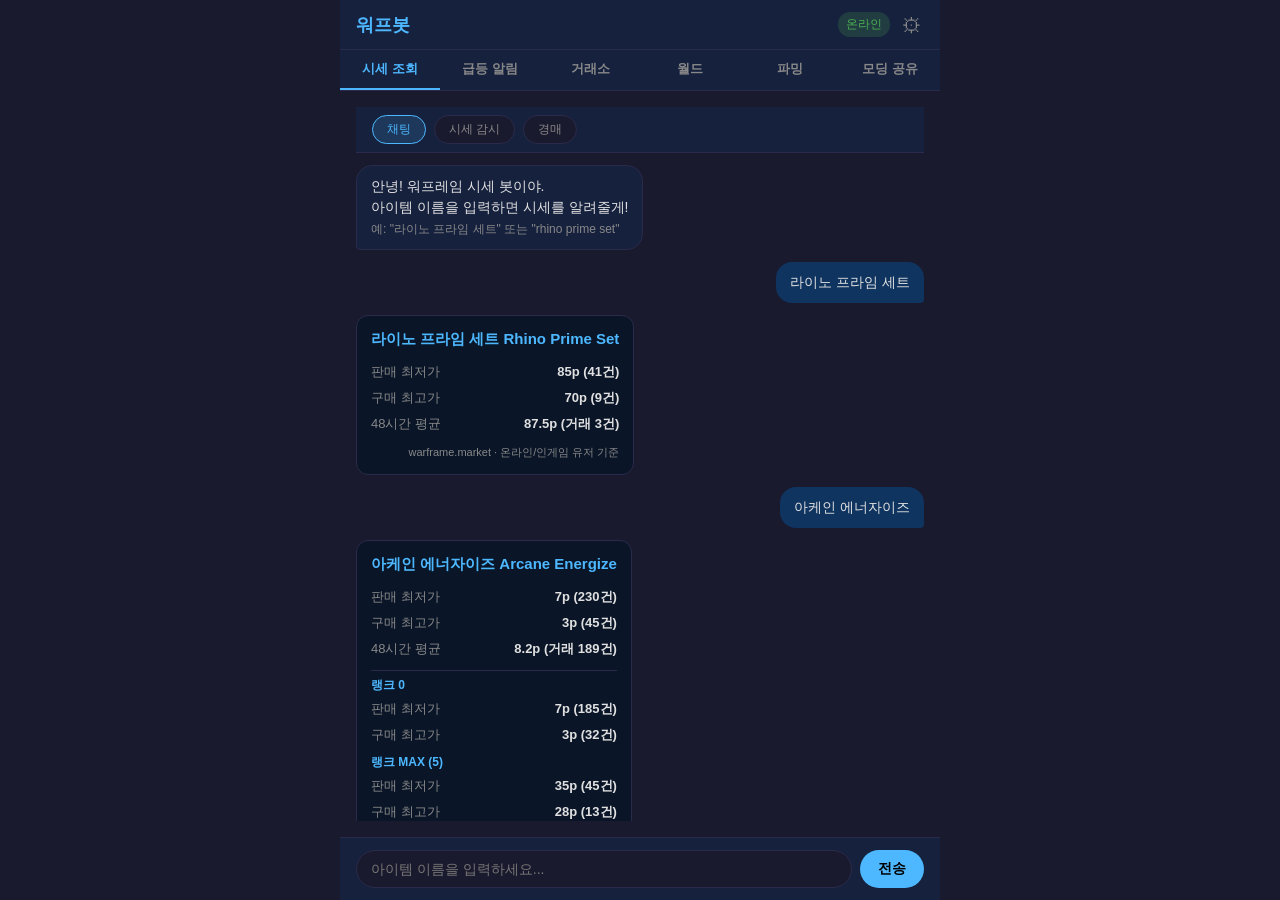
<file: preview.html>
<!DOCTYPE html>
<html lang="ko">
<head>
    <meta charset="UTF-8">
    <meta name="viewport" content="width=device-width, initial-scale=1.0, maximum-scale=1.0, user-scalable=no">
    <title>워프봇 — UI 미리보기</title>
    <style>
* { margin: 0; padding: 0; box-sizing: border-box; }
:root {
    --bg: #1a1a2e; --surface: #16213e; --primary: #4db8ff;
    --text: #e0e0e0; --text-muted: #888; --user-bubble: #0f3460;
    --price-bg: #0a1628; --green: #4caf50; --red: #ff6b6b; --border: #2a2a4a;
    --orange: #ff9800;
}
html, body { height: 100%; font-family: -apple-system, BlinkMacSystemFont, 'Segoe UI', sans-serif; background: var(--bg); color: var(--text); }
#app { display: flex; flex-direction: column; height: 100%; max-width: 600px; margin: 0 auto; }
header { display: flex; align-items: center; justify-content: space-between; padding: 12px 16px; background: var(--surface); border-bottom: 1px solid var(--border); }
header h1 { font-size: 18px; color: var(--primary); }
.status { font-size: 12px; padding: 4px 8px; border-radius: 12px; }
.status.online { background: rgba(76,175,80,0.2); color: var(--green); }

#tabs { display: flex; background: var(--surface); border-bottom: 1px solid var(--border); }
.tab { flex: 1; padding: 10px; background: none; border: none; border-bottom: 2px solid transparent; color: var(--text-muted); font-size: 13px; font-weight: 600; cursor: pointer; }
.tab.active { color: var(--primary); border-bottom-color: var(--primary); }
.tab-content { display: none; }
.tab-content.active { display: flex; flex-direction: column; }

main { flex: 1; overflow-y: auto; padding: 16px; display: flex; flex-direction: column; gap: 12px; }
#messages { flex: 1; overflow-y: auto; padding: 0; display: flex; flex-direction: column; gap: 12px; }
.message { display: flex; max-width: 85%; }
.message.user { align-self: flex-end; }
.message.bot { align-self: flex-start; }
.bubble { padding: 10px 14px; border-radius: 16px; line-height: 1.5; font-size: 14px; word-break: break-word; }
.message.user .bubble { background: var(--user-bubble); border-bottom-right-radius: 4px; }
.message.bot .bubble { background: var(--surface); border: 1px solid var(--border); border-bottom-left-radius: 4px; }
.bubble small { color: var(--text-muted); font-size: 12px; }

.price-card { background: var(--price-bg); border: 1px solid var(--border); border-radius: 12px; padding: 14px; min-width: 260px; }
.price-card .title { font-size: 15px; font-weight: 600; color: var(--primary); margin-bottom: 10px; }
.price-card .title a { color: var(--primary); text-decoration: none; }
.price-card .row { display: flex; justify-content: space-between; padding: 4px 0; font-size: 13px; }
.price-card .label { color: var(--text-muted); }
.price-card .value { font-weight: 600; }
.price-card .footer { margin-top: 8px; font-size: 11px; color: var(--text-muted); text-align: right; }
.price-card .rank-divider { border-top: 1px solid var(--border); margin: 8px 0 6px; }
.price-card .rank-label { font-size: 12px; font-weight: 600; color: var(--primary); margin: 6px 0 2px; }

.suggest-card { background: var(--surface); border: 1px solid var(--border); border-radius: 12px; padding: 14px; min-width: 260px; }
.suggest-card .suggest-title { font-size: 14px; color: var(--text-muted); margin-bottom: 8px; }
.suggest-card .suggest-item { display: block; padding: 8px 12px; margin: 4px 0; background: var(--bg); border: 1px solid var(--border); border-radius: 8px; color: var(--primary); font-size: 13px; cursor: pointer; text-decoration: none; }
.suggest-card .suggest-item:hover { border-color: var(--primary); background: rgba(77,184,255,0.1); }
.suggest-card .suggest-sub { color: var(--text-muted); font-size: 11px; }

footer { padding: 12px 16px; background: var(--surface); border-top: 1px solid var(--border); }
#chat-form { display: flex; gap: 8px; }
#chat-input { flex: 1; padding: 10px 14px; border: 1px solid var(--border); border-radius: 20px; background: var(--bg); color: var(--text); font-size: 14px; outline: none; }
#chat-input:focus { border-color: var(--primary); }
#chat-form button { padding: 10px 18px; background: var(--primary); color: #000; border: none; border-radius: 20px; font-size: 14px; font-weight: 600; cursor: pointer; }
#chat-form button:active { opacity: 0.8; }

/* 급등 */
#surge-filters { display: flex; gap: 8px; padding: 12px 16px; background: var(--surface); border-bottom: 1px solid var(--border); }
.surge-filter { padding: 6px 14px; background: var(--bg); border: 1px solid var(--border); border-radius: 16px; color: var(--text-muted); font-size: 12px; cursor: pointer; }
.surge-filter.active { background: rgba(77,184,255,0.15); border-color: var(--primary); color: var(--primary); }
#surge-list { flex: 1; overflow-y: auto; padding: 12px 16px; }
.surge-empty { text-align: center; color: var(--text-muted); padding: 40px 16px; font-size: 14px; }
.surge-card { display: flex; justify-content: space-between; align-items: center; padding: 12px 14px; margin-bottom: 8px; background: var(--surface); border: 1px solid var(--border); border-radius: 10px; cursor: pointer; }
.surge-card:hover { border-color: var(--primary); }
.surge-info { flex: 1; }
.surge-name { font-size: 14px; font-weight: 600; color: var(--text); }
.surge-name-sub { font-size: 11px; color: var(--text-muted); margin-left: 6px; }
.surge-detail { font-size: 12px; color: var(--text-muted); margin-top: 4px; }
.surge-pct { font-size: 16px; font-weight: 700; color: var(--green); white-space: nowrap; margin-left: 12px; }
.surge-period { display: inline-block; padding: 2px 6px; border-radius: 4px; font-size: 10px; font-weight: 600; margin-right: 6px; }
.surge-period.p-1d { background: rgba(76,175,80,0.2); color: var(--green); }
.surge-period.p-7d { background: rgba(77,184,255,0.2); color: var(--primary); }
.surge-period.p-30d { background: rgba(255,152,0,0.2); color: var(--orange); }

/* 거래소 */
#trade-filters { display: flex; gap: 8px; padding: 12px 16px; background: var(--surface); border-bottom: 1px solid var(--border); }
.trade-filter { padding: 6px 14px; background: var(--bg); border: 1px solid var(--border); border-radius: 16px; color: var(--text-muted); font-size: 12px; cursor: pointer; }
.trade-filter.active { background: rgba(77,184,255,0.15); border-color: var(--primary); color: var(--primary); }
.trade-filter.buy-active { background: rgba(76,175,80,0.15); border-color: var(--green); color: var(--green); }
.trade-filter.sell-active { background: rgba(255,107,107,0.15); border-color: var(--red); color: var(--red); }

#trade-list { flex: 1; overflow-y: auto; padding: 12px 16px; }

.trade-card { padding: 12px 14px; margin-bottom: 8px; background: var(--surface); border: 1px solid var(--border); border-radius: 10px; }
.trade-card:hover { border-color: var(--primary); }
.trade-card-header { display: flex; justify-content: space-between; align-items: center; margin-bottom: 6px; }
.trade-type { display: inline-block; padding: 2px 8px; border-radius: 4px; font-size: 11px; font-weight: 700; }
.trade-type.buy { background: rgba(76,175,80,0.2); color: var(--green); }
.trade-type.sell { background: rgba(255,107,107,0.2); color: var(--red); }
.trade-user { font-size: 12px; color: var(--text-muted); }
.trade-item { font-size: 14px; font-weight: 600; color: var(--text); }
.trade-item-sub { font-size: 11px; color: var(--text-muted); margin-left: 4px; }
.trade-price-row { display: flex; justify-content: space-between; align-items: center; margin-top: 6px; }
.trade-price { font-size: 16px; font-weight: 700; color: var(--primary); }
.trade-market-ref { font-size: 11px; color: var(--text-muted); }
.trade-memo { font-size: 12px; color: var(--text-muted); margin-top: 4px; padding-top: 4px; border-top: 1px solid var(--border); }
.trade-delete { background: none; border: 1px solid var(--border); color: var(--text-muted); border-radius: 6px; padding: 2px 8px; font-size: 11px; cursor: pointer; }
.trade-delete:hover { border-color: var(--red); color: var(--red); }
.trade-rank { font-size: 11px; color: var(--orange); margin-left: 6px; }
.trade-qty { font-size: 12px; color: var(--text-muted); }

/* 거래소 등록 폼 */
#trade-register { padding: 16px; text-align: center; }
#trade-register p { color: var(--text-muted); font-size: 14px; margin-bottom: 12px; }
#trade-register input { padding: 10px 14px; border: 1px solid var(--border); border-radius: 10px; background: var(--bg); color: var(--text); font-size: 14px; outline: none; width: 200px; }
#trade-register input:focus { border-color: var(--primary); }
#trade-register button { margin-top: 8px; padding: 8px 20px; background: var(--primary); color: #000; border: none; border-radius: 10px; font-size: 14px; font-weight: 600; cursor: pointer; }
.trade-status-msg { padding: 40px 16px; text-align: center; color: var(--text-muted); font-size: 14px; }

/* 매물 등록 폼 */
#trade-form-area { padding: 12px 16px; background: var(--surface); border-top: 1px solid var(--border); }
#trade-new-btn { width: 100%; padding: 10px; background: var(--primary); color: #000; border: none; border-radius: 10px; font-size: 14px; font-weight: 600; cursor: pointer; }
#trade-new-form { display: none; }
#trade-new-form .form-row { display: flex; gap: 8px; margin-bottom: 8px; align-items: center; }
#trade-new-form .form-row label { font-size: 12px; color: var(--text-muted); min-width: 50px; }
#trade-new-form .form-row input, #trade-new-form .form-row select {
    flex: 1; padding: 8px 10px; border: 1px solid var(--border); border-radius: 8px;
    background: var(--bg); color: var(--text); font-size: 13px; outline: none;
}
#trade-new-form .form-row input:focus, #trade-new-form .form-row select:focus { border-color: var(--primary); }
.market-ref-hint { font-size: 11px; color: var(--orange); padding: 4px 0 8px; }
#trade-new-form .form-actions { display: flex; gap: 8px; }
#trade-new-form .form-actions button { flex: 1; padding: 8px; border: none; border-radius: 8px; font-size: 13px; font-weight: 600; cursor: pointer; }
.btn-submit { background: var(--primary); color: #000; }

/* 시세 감시 */
#chat-mode-bar { display: flex; gap: 8px; padding: 8px 16px; background: var(--surface); border-bottom: 1px solid var(--border); }
.chat-mode { padding: 5px 14px; background: var(--bg); border: 1px solid var(--border); border-radius: 16px; color: var(--text-muted); font-size: 12px; cursor: pointer; }
.chat-mode.active { background: rgba(77,184,255,0.15); border-color: var(--primary); color: var(--primary); }
.chat-mode[data-mode="watchlist"].active { background: rgba(255,152,0,0.15); border-color: var(--orange); color: var(--orange); }
.chat-mode[data-mode="auction"].active { background: rgba(156,39,176,0.15); border-color: #ce93d8; color: #ce93d8; }
#chat-watchlist { flex: 1; overflow-y: auto; padding: 12px 16px; }
.watchlist-card { padding: 12px 14px; margin-bottom: 8px; background: var(--surface); border: 1px solid var(--border); border-radius: 10px; display: flex; justify-content: space-between; align-items: center; }
.watchlist-card:hover { border-color: var(--orange); }
.watchlist-info { flex: 1; }
.watchlist-item { font-size: 14px; font-weight: 600; color: var(--text); }
.watchlist-item-sub { font-size: 11px; color: var(--text-muted); margin-left: 4px; }
.watchlist-price-row { display: flex; gap: 12px; align-items: center; margin-top: 4px; }
.watchlist-target { font-size: 13px; color: var(--orange); font-weight: 700; }
.watchlist-market { font-size: 11px; color: var(--text-muted); }
.watchlist-status { font-size: 11px; padding: 2px 8px; border-radius: 4px; font-weight: 600; }
.watchlist-status.waiting { background: rgba(255,152,0,0.15); color: var(--orange); }
.watchlist-status.hit { background: rgba(76,175,80,0.2); color: var(--green); }
.watchlist-actions { display: flex; align-items: center; gap: 6px; margin-left: 10px; }
.watchlist-delete { background: none; border: 1px solid var(--border); color: var(--text-muted); border-radius: 6px; padding: 2px 8px; font-size: 11px; cursor: pointer; }
.watchlist-delete:hover { border-color: var(--red); color: var(--red); }
.watchlist-add-form { padding: 12px 14px; background: var(--surface); border: 1px solid var(--border); border-radius: 10px; margin-bottom: 8px; }
.watchlist-add-form .form-row { display: flex; gap: 8px; margin-bottom: 8px; align-items: center; }
.watchlist-add-form .form-row label { font-size: 12px; color: var(--text-muted); min-width: 50px; }
.watchlist-add-form .form-row input { flex: 1; padding: 8px 10px; border: 1px solid var(--border); border-radius: 8px; background: var(--bg); color: var(--text); font-size: 13px; outline: none; }
.watchlist-add-form .form-row input:focus { border-color: var(--orange); }
.watchlist-empty { text-align: center; color: var(--text-muted); font-size: 13px; padding: 30px 16px; }
.watchlist-hint { font-size: 11px; color: var(--text-muted); margin-bottom: 12px; }
.btn-cancel { background: var(--bg); color: var(--text-muted); border: 1px solid var(--border) !important; }

/* 알림 설정 */
.alert-setup { padding: 16px; }
.alert-setup h3 { font-size: 14px; color: var(--primary); margin-bottom: 10px; }
.alert-category-tabs { display: flex; gap: 6px; margin-bottom: 14px; }
.alert-category-tab { padding: 6px 14px; background: var(--surface); border: 1px solid var(--border); border-radius: 10px; color: var(--text-muted); font-size: 12px; cursor: pointer; font-weight: 600; }
.alert-category-tab.active { background: rgba(77,184,255,0.15); border-color: var(--primary); color: var(--primary); }
.alert-section { margin-bottom: 14px; }
.alert-section-label { font-size: 12px; color: var(--text-muted); margin-bottom: 6px; }
.alert-chips { display: flex; flex-wrap: wrap; gap: 6px; }
.alert-chip { padding: 6px 12px; background: var(--bg); border: 1px solid var(--border); border-radius: 16px; color: var(--text-muted); font-size: 12px; cursor: pointer; user-select: none; transition: all 0.15s; }
.alert-chip.selected { background: rgba(77,184,255,0.15); border-color: var(--primary); color: var(--primary); }
.alert-chip.selected.lith { background: rgba(76,175,80,0.15); border-color: var(--green); color: var(--green); }
.alert-chip.selected.meso { background: rgba(77,184,255,0.15); border-color: var(--primary); color: var(--primary); }
.alert-chip.selected.neo { background: rgba(255,152,0,0.15); border-color: var(--orange); color: var(--orange); }
.alert-chip.selected.axi { background: rgba(255,107,107,0.15); border-color: var(--red); color: var(--red); }
.alert-chip.selected.requiem { background: rgba(156,39,176,0.15); border-color: #ce93d8; color: #ce93d8; }
.alert-chip.selected.orange { background: rgba(255,152,0,0.15); border-color: var(--orange); color: var(--orange); }
.alert-save-btn { margin-top: 12px; width: 100%; padding: 10px; background: var(--primary); color: #000; border: none; border-radius: 10px; font-size: 14px; font-weight: 600; cursor: pointer; }
.alert-save-btn:active { opacity: 0.8; }
.alert-current { margin-top: 12px; padding: 10px 14px; background: var(--surface); border: 1px solid var(--border); border-radius: 10px; }
.alert-current-title { font-size: 12px; color: var(--text-muted); margin-bottom: 6px; }
.alert-current-item { font-size: 13px; color: var(--text); padding: 4px 0; }
.alert-divider { border: none; border-top: 1px solid var(--border); margin: 16px 0 12px; }
.cycle-config { margin-bottom: 10px; padding: 12px; background: var(--surface); border: 1px solid var(--border); border-radius: 10px; }
.cycle-config-header { display: flex; justify-content: space-between; align-items: center; margin-bottom: 8px; }
.cycle-config-name { font-size: 13px; font-weight: 600; color: var(--text); }
.cycle-config-remove { font-size: 11px; color: var(--red); cursor: pointer; }
.cycle-repeat-row { display: flex; align-items: center; gap: 8px; margin-top: 8px; }
.cycle-repeat-row label { font-size: 12px; color: var(--text-muted); }
.cycle-repeat-row input[type="number"] { width: 60px; padding: 4px 8px; background: var(--bg); border: 1px solid var(--border); border-radius: 6px; color: var(--text); font-size: 12px; }
.cycle-add-btn { display: flex; align-items: center; justify-content: center; gap: 4px; width: 100%; padding: 8px; margin-top: 6px; background: transparent; border: 1px dashed var(--border); border-radius: 10px; color: var(--text-muted); font-size: 12px; cursor: pointer; }
.cycle-add-btn:hover { border-color: var(--primary); color: var(--primary); }
.alert-notify { position: fixed; top: 60px; left: 50%; transform: translateX(-50%); max-width: 560px; width: calc(100% - 32px); padding: 12px 16px; background: rgba(77,184,255,0.15); border: 1px solid var(--primary); border-radius: 10px; color: var(--primary); font-size: 13px; font-weight: 600; z-index: 100; display: none; animation: slideDown 0.3s; }
@keyframes slideDown { from { opacity: 0; transform: translateX(-50%) translateY(-10px); } to { opacity: 1; transform: translateX(-50%) translateY(0); } }

/* 월드 상태 */
#world-filters { display: flex; gap: 8px; padding: 12px 16px; background: var(--surface); border-bottom: 1px solid var(--border); }
.world-filter { padding: 6px 14px; background: var(--bg); border: 1px solid var(--border); border-radius: 16px; color: var(--text-muted); font-size: 12px; cursor: pointer; }
.world-filter.active { background: rgba(77,184,255,0.15); border-color: var(--primary); color: var(--primary); }
#world-list { flex: 1; overflow-y: auto; padding: 12px 16px; }

.world-card { padding: 12px 14px; margin-bottom: 8px; background: var(--surface); border: 1px solid var(--border); border-radius: 10px; }
.world-card-header { display: flex; justify-content: space-between; align-items: center; margin-bottom: 4px; }
.world-card-title { font-size: 14px; font-weight: 600; color: var(--text); }
.world-card-timer { font-size: 13px; font-weight: 600; color: var(--orange); }
.world-card-detail { font-size: 12px; color: var(--text-muted); margin-top: 2px; }
.world-tag { display: inline-block; padding: 2px 8px; border-radius: 4px; font-size: 10px; font-weight: 600; margin-right: 6px; }
.world-tag.lith { background: rgba(76,175,80,0.2); color: var(--green); }
.world-tag.meso { background: rgba(77,184,255,0.2); color: var(--primary); }
.world-tag.neo { background: rgba(255,152,0,0.2); color: var(--orange); }
.world-tag.axi { background: rgba(255,107,107,0.2); color: var(--red); }
.world-tag.requiem { background: rgba(156,39,176,0.2); color: #ce93d8; }
.world-tag.omnia { background: rgba(255,215,0,0.2); color: #ffd700; }
.world-tag.enemy { background: rgba(255,255,255,0.08); color: var(--text-muted); }
.world-tag.hard { background: rgba(255,107,107,0.15); color: var(--red); }

.cycle-row { display: flex; align-items: center; gap: 10px; padding: 10px 14px; margin-bottom: 8px; background: var(--surface); border: 1px solid var(--border); border-radius: 10px; }
.cycle-name { font-size: 13px; font-weight: 600; color: var(--text); min-width: 70px; }
.cycle-state { font-size: 12px; font-weight: 600; padding: 2px 8px; border-radius: 4px; }
.cycle-state.day { background: rgba(255,215,0,0.2); color: #ffd700; }
.cycle-state.night { background: rgba(77,100,180,0.2); color: #7986cb; }
.cycle-state.warm { background: rgba(255,107,107,0.2); color: var(--red); }
.cycle-state.cold { background: rgba(77,184,255,0.2); color: var(--primary); }
.cycle-timer { font-size: 12px; color: var(--orange); margin-left: auto; }

.invasion-bar { height: 6px; border-radius: 3px; background: var(--border); margin-top: 6px; overflow: hidden; }
.invasion-bar-fill { height: 100%; border-radius: 3px; }
.invasion-bar-fill.corpus { background: var(--primary); }
.invasion-bar-fill.grineer { background: var(--red); }
.invasion-bar-fill.infested { background: var(--green); }
.invasion-rewards { display: flex; justify-content: space-between; margin-top: 4px; font-size: 11px; }
.invasion-rewards .atk { color: var(--primary); }
.invasion-rewards .def { color: var(--red); }

/* 설정 */
#settings-btn { background: none; border: none; color: var(--text-muted); font-size: 20px; cursor: pointer; padding: 2px; line-height: 1; }
#settings-btn:hover { color: var(--primary); }
#settings-overlay { position: fixed; inset: 0; background: rgba(0,0,0,0.5); z-index: 200; }
#settings-panel { position: fixed; top: 0; right: 0; width: 320px; max-width: 85vw; height: 100%; background: var(--bg); border-left: 1px solid var(--border); z-index: 201; overflow-y: auto; display: flex; flex-direction: column; animation: slideRight 0.2s; }
@keyframes slideRight { from { transform: translateX(100%); } to { transform: translateX(0); } }
.settings-header { display: flex; justify-content: space-between; align-items: center; padding: 16px; background: var(--surface); border-bottom: 1px solid var(--border); }
.settings-title { font-size: 16px; font-weight: 700; color: var(--text); }
.settings-close { background: none; border: none; color: var(--text-muted); font-size: 22px; cursor: pointer; }
.settings-body { padding: 16px; flex: 1; overflow-y: auto; }
.settings-section { margin-bottom: 20px; }
.settings-section-title { font-size: 13px; font-weight: 700; color: var(--primary); margin-bottom: 10px; text-transform: uppercase; letter-spacing: 0.5px; }
.settings-row { display: flex; justify-content: space-between; align-items: center; padding: 10px 0; border-bottom: 1px solid var(--border); }
.settings-row span { font-size: 13px; color: var(--text); }
.settings-row select { padding: 5px 10px; background: var(--surface); border: 1px solid var(--border); border-radius: 8px; color: var(--text); font-size: 12px; outline: none; }
.settings-hint { font-size: 11px; color: var(--text-muted); padding: 4px 0 6px; }
.settings-sub-label { font-size: 12px; color: var(--text-muted); margin: 10px 0 8px; }
.toggle-switch { position: relative; width: 44px; height: 24px; display: inline-block; }
.toggle-switch input { opacity: 0; width: 0; height: 0; }
.toggle-slider { position: absolute; inset: 0; background: var(--border); border-radius: 24px; cursor: pointer; transition: 0.2s; }
.toggle-slider::before { content: ""; position: absolute; width: 18px; height: 18px; left: 3px; bottom: 3px; background: var(--text-muted); border-radius: 50%; transition: 0.2s; }
.toggle-switch input:checked + .toggle-slider { background: var(--primary); }
.toggle-switch input:checked + .toggle-slider::before { transform: translateX(20px); background: #fff; }
.mode-toggle { display: flex; gap: 4px; }
.mode-btn { padding: 5px 14px; border: 1px solid var(--border); background: var(--surface); color: var(--text-muted); font-size: 12px; border-radius: 8px; cursor: pointer; font-weight: 600; }
.mode-btn.active { background: var(--primary); color: #000; border-color: var(--primary); }
.palette-grid { display: flex; flex-direction: column; gap: 8px; }
.palette-option { display: flex; align-items: center; gap: 10px; padding: 10px; background: var(--surface); border: 2px solid var(--border); border-radius: 10px; cursor: pointer; transition: 0.15s; }
.palette-option:hover { border-color: var(--text-muted); }
.palette-option.active { border-color: var(--primary); }
.palette-colors { display: flex; gap: 4px; }
.palette-swatch { width: 24px; height: 24px; border-radius: 6px; border: 1px solid rgba(255,255,255,0.1); }
.palette-name { font-size: 12px; color: var(--text); font-weight: 600; }

/* 경매 */
#chat-auction { flex: 1; overflow-y: auto; padding: 12px 16px; }
.auction-search { display: flex; gap: 8px; margin-bottom: 10px; }
.auction-search input { flex: 1; padding: 10px 14px; border: 1px solid var(--border); border-radius: 10px; background: var(--bg); color: var(--text); font-size: 13px; outline: none; }
.auction-search input:focus { border-color: #ce93d8; }
.auction-search button { padding: 10px 16px; background: #ce93d8; color: #000; border: none; border-radius: 10px; font-size: 13px; font-weight: 600; cursor: pointer; }
.auction-tabs { display: flex; gap: 6px; margin-bottom: 12px; }
.auction-tab { padding: 5px 12px; background: var(--bg); border: 1px solid var(--border); border-radius: 16px; color: var(--text-muted); font-size: 12px; cursor: pointer; }
.auction-tab.active { background: rgba(156,39,176,0.15); border-color: #ce93d8; color: #ce93d8; }
.auction-card { padding: 12px 14px; margin-bottom: 8px; background: var(--surface); border: 1px solid var(--border); border-radius: 10px; }
.auction-card:hover { border-color: #ce93d8; }
.auction-card-header { display: flex; justify-content: space-between; align-items: flex-start; margin-bottom: 6px; }
.auction-card-title { font-size: 14px; font-weight: 600; color: var(--text); }
.auction-card-title a { color: #ce93d8; text-decoration: none; }
.auction-card-price { font-size: 16px; font-weight: 700; color: #ce93d8; }
.auction-card-price .buyout { font-size: 11px; color: var(--text-muted); font-weight: 400; }
.auction-stats { display: flex; flex-wrap: wrap; gap: 6px; margin-top: 6px; }
.auction-stat { display: inline-block; padding: 2px 8px; background: var(--bg); border: 1px solid var(--border); border-radius: 4px; font-size: 11px; color: var(--text-muted); }
.auction-stat.positive { color: var(--green); border-color: rgba(76,175,80,0.3); }
.auction-stat.negative { color: var(--red); border-color: rgba(255,107,107,0.3); }
.auction-seller { font-size: 11px; color: var(--text-muted); margin-top: 6px; }
.auction-seller .online { color: var(--green); }
.auction-empty { text-align: center; padding: 30px 16px; color: var(--text-muted); font-size: 13px; }
.auction-hint { font-size: 11px; color: var(--text-muted); margin-bottom: 10px; }
.auction-filters { margin-bottom: 10px; }
.auction-filter-row { display: flex; align-items: center; gap: 6px; margin-bottom: 6px; flex-wrap: wrap; }
.auction-filter-label { font-size: 11px; color: var(--text-muted); min-width: 50px; }
.auction-filter-chip { padding: 4px 10px; background: var(--bg); border: 1px solid var(--border); border-radius: 12px; color: var(--text-muted); font-size: 11px; cursor: pointer; }
.auction-filter-chip.active { background: rgba(156,39,176,0.15); border-color: #ce93d8; color: #ce93d8; }
.auction-bonus-input { width: 60px; padding: 4px 8px; background: var(--bg); border: 1px solid var(--border); border-radius: 6px; color: var(--text); font-size: 11px; outline: none; }
.auction-bonus-input:focus { border-color: #ce93d8; }
.auction-sort-btn { padding: 4px 10px; background: var(--bg); border: 1px solid var(--border); border-radius: 12px; color: var(--text-muted); font-size: 11px; cursor: pointer; display: flex; align-items: center; gap: 3px; }
.auction-sort-btn.active { background: rgba(156,39,176,0.15); border-color: #ce93d8; color: #ce93d8; }
.auction-sort-arrow { font-size: 10px; }
.auction-ephemera-tag { font-size: 10px; padding: 1px 6px; border-radius: 4px; background: rgba(156,39,176,0.15); color: #ce93d8; font-weight: 600; }
.riven-grade { display: inline-block; font-size: 10px; padding: 1px 7px; border-radius: 4px; font-weight: 700; letter-spacing: 0.5px; }
.riven-grade.grade-S { background: rgba(255,215,0,0.18); color: #ffd700; border: 1px solid rgba(255,215,0,0.35); }
.riven-grade.grade-A { background: rgba(76,175,80,0.15); color: #66bb6a; border: 1px solid rgba(76,175,80,0.3); }
.riven-grade.grade-B { background: rgba(66,165,245,0.15); color: #42a5f5; border: 1px solid rgba(66,165,245,0.3); }
.riven-grade.grade-C { background: rgba(158,158,158,0.12); color: #9e9e9e; border: 1px solid rgba(158,158,158,0.25); }
.riven-grade-detail { font-size: 10px; color: var(--text-muted); margin-top: 2px; }
.riven-grade-detail .good { color: var(--green); }
.riven-grade-detail .bad { color: #ef5350; }

/* 파밍 정보 */
#farming-results { flex: 1; overflow-y: auto; padding: 12px 16px; }
#farming-footer form { display: flex; gap: 8px; padding: 12px 16px; background: var(--surface); border-top: 1px solid var(--border); }
#farming-footer input { flex: 1; padding: 10px 14px; border: 1px solid var(--border); border-radius: 10px; background: var(--bg); color: var(--text); font-size: 14px; outline: none; }
#farming-footer input:focus { border-color: var(--primary); }
#farming-footer button { padding: 10px 18px; background: var(--primary); color: #000; border: none; border-radius: 10px; font-size: 14px; font-weight: 600; cursor: pointer; }
.farming-welcome { text-align: center; padding: 40px 20px; color: var(--text-muted); font-size: 13px; line-height: 1.8; }
.farming-suggest { display: flex; flex-wrap: wrap; gap: 6px; justify-content: center; margin-top: 12px; }
.farming-suggest-chip { padding: 6px 12px; background: var(--surface); border: 1px solid var(--border); border-radius: 16px; color: var(--text); font-size: 12px; cursor: pointer; }
.farming-suggest-chip:hover { border-color: var(--primary); color: var(--primary); }
.farming-card { padding: 14px; margin-bottom: 10px; background: var(--surface); border: 1px solid var(--border); border-radius: 10px; }
.farming-card-title { font-size: 15px; font-weight: 700; color: var(--text); margin-bottom: 4px; }
.farming-card-title a { color: var(--primary); text-decoration: none; }
.farming-card-sub { font-size: 11px; color: var(--text-muted); margin-bottom: 10px; }
.farming-card-type { display: inline-block; padding: 2px 8px; border-radius: 4px; font-size: 11px; font-weight: 700; margin-right: 6px; }
.farming-card-type.prime { background: rgba(255,152,0,0.2); color: var(--orange); }
.farming-card-type.mod { background: rgba(77,184,255,0.2); color: var(--primary); }
.farming-card-type.frame { background: rgba(156,39,176,0.2); color: #ce93d8; }
.farming-card-type.weapon { background: rgba(76,175,80,0.2); color: var(--green); }
.farming-drop { display: flex; justify-content: space-between; align-items: center; padding: 6px 0; border-bottom: 1px solid var(--border); font-size: 13px; }
.farming-drop:last-child { border-bottom: none; }
.farming-drop-source { color: var(--text); flex: 1; }
.farming-drop-detail { font-size: 11px; color: var(--text-muted); }
.farming-drop-rate { color: var(--orange); font-weight: 600; font-size: 12px; min-width: 55px; text-align: right; }
.farming-relic-row { display: flex; align-items: center; gap: 8px; padding: 6px 0; border-bottom: 1px solid var(--border); font-size: 13px; }
.farming-relic-row:last-child { border-bottom: none; }
.farming-relic-name { font-weight: 600; color: var(--text); min-width: 100px; }
.farming-relic-rarity { font-size: 11px; padding: 1px 6px; border-radius: 4px; font-weight: 600; }
.farming-relic-rarity.common { background: rgba(76,175,80,0.2); color: var(--green); }
.farming-relic-rarity.uncommon { background: rgba(77,184,255,0.2); color: var(--primary); }
.farming-relic-rarity.rare { background: rgba(255,152,0,0.2); color: var(--orange); }
.farming-relic-status { font-size: 11px; color: var(--text-muted); }
.farming-section-label { font-size: 12px; color: var(--text-muted); margin: 10px 0 6px; font-weight: 600; }
.farming-candidates { margin-bottom: 8px; }
.farming-candidates .suggest-card { margin: 0; }

/* 모딩 공유 */
#modding-content { flex: 1; overflow-y: auto; padding: 12px 16px; }
.modding-cats { display: flex; flex-wrap: wrap; gap: 6px; margin-bottom: 12px; }
.modding-cat-btn { padding: 6px 14px; background: var(--surface); border: 1px solid var(--border); border-radius: 16px; color: var(--text-muted); font-size: 12px; cursor: pointer; }
.modding-cat-btn.active { background: rgba(156,39,176,0.15); border-color: #ce93d8; color: #ce93d8; }
.modding-item-header { display: flex; justify-content: space-between; align-items: center; margin: 14px 0 8px; }
.modding-item-name { font-size: 15px; font-weight: 700; color: var(--text); }
.modding-item-count { font-size: 11px; color: var(--text-muted); }
.modding-card { padding: 12px; margin-bottom: 10px; background: var(--surface); border: 1px solid var(--border); border-radius: 10px; }
.modding-card-top { display: flex; justify-content: space-between; align-items: center; margin-bottom: 6px; }
.modding-card-author { font-size: 13px; font-weight: 600; color: var(--primary); }
.modding-card-date { font-size: 11px; color: var(--text-muted); }
.modding-card-memo { font-size: 13px; color: var(--text); line-height: 1.5; margin-bottom: 8px; white-space: pre-wrap; word-break: break-word; }
.modding-images { display: flex; gap: 6px; overflow-x: auto; padding-bottom: 4px; }
.modding-images img { height: 120px; border-radius: 6px; border: 1px solid var(--border); object-fit: cover; cursor: pointer; }
.modding-images img:hover { border-color: var(--primary); }
.modding-item-card { display: flex; align-items: center; gap: 12px; padding: 12px; margin-bottom: 8px; background: var(--surface); border: 1px solid var(--border); border-radius: 10px; cursor: pointer; }
.modding-item-card:hover { border-color: var(--primary); }
.modding-item-thumb { width: 56px; height: 56px; border-radius: 8px; object-fit: cover; border: 1px solid var(--border); flex-shrink: 0; }
.modding-item-thumb-empty { width: 56px; height: 56px; border-radius: 8px; background: var(--bg); border: 1px solid var(--border); flex-shrink: 0; }
.modding-item-info { flex: 1; min-width: 0; }
.modding-item-info .modding-item-name { font-size: 14px; font-weight: 700; color: var(--text); margin-bottom: 2px; }
.modding-item-meta { font-size: 11px; color: var(--text-muted); }
.modding-item-arrow { font-size: 20px; color: var(--text-muted); flex-shrink: 0; }
.modding-detail-header { display: flex; align-items: center; gap: 10px; margin-bottom: 12px; }
.modding-back-btn { padding: 4px 10px; background: var(--surface); border: 1px solid var(--border); border-radius: 8px; color: var(--text-muted); font-size: 12px; cursor: pointer; }
.modding-back-btn:hover { border-color: var(--primary); color: var(--primary); }
.modding-detail-title { font-size: 16px; font-weight: 700; color: var(--text); flex: 1; }
.modding-empty { text-align: center; padding: 40px 20px; color: var(--text-muted); font-size: 13px; }
.modding-add-btn { display: flex; align-items: center; justify-content: center; gap: 4px; padding: 8px 16px; background: var(--primary); color: #000; border: none; border-radius: 8px; font-size: 13px; font-weight: 600; cursor: pointer; }
.modding-add-btn:hover { opacity: 0.85; }
.modding-form { padding: 14px; background: var(--surface); border: 1px solid var(--border); border-radius: 10px; margin-bottom: 12px; }
.modding-form .form-row { margin-bottom: 10px; }
.modding-form .form-row label { display: block; font-size: 12px; color: var(--text-muted); margin-bottom: 4px; }
.modding-form .form-row input, .modding-form .form-row textarea, .modding-form .form-row select { width: 100%; padding: 8px 10px; border: 1px solid var(--border); border-radius: 6px; background: var(--bg); color: var(--text); font-size: 13px; outline: none; box-sizing: border-box; }
.modding-form .form-row input:focus, .modding-form .form-row textarea:focus, .modding-form .form-row select:focus { border-color: var(--primary); }
.modding-form textarea { resize: vertical; min-height: 80px; font-family: inherit; }
.modding-form-actions { display: flex; gap: 8px; justify-content: flex-end; }
.modding-form-actions button { padding: 8px 16px; border-radius: 8px; font-size: 13px; font-weight: 600; cursor: pointer; border: none; }
.modding-form-actions .btn-submit { background: var(--primary); color: #000; }
.modding-form-actions .btn-cancel { background: var(--surface); color: var(--text-muted); border: 1px solid var(--border); }
.modding-upload-area { border: 1px dashed var(--border); border-radius: 8px; padding: 12px; text-align: center; color: var(--text-muted); font-size: 12px; cursor: pointer; }
.modding-upload-area:hover { border-color: var(--primary); color: var(--primary); }
.modding-upload-preview { display: flex; gap: 6px; flex-wrap: wrap; margin-top: 8px; }
.modding-upload-preview .thumb { position: relative; display: inline-block; }
.modding-upload-preview .thumb img { height: 64px; border-radius: 4px; border: 1px solid var(--border); object-fit: cover; }
.modding-upload-preview .thumb-remove { position: absolute; top: -4px; right: -4px; width: 16px; height: 16px; background: #ef5350; color: #fff; border: none; border-radius: 50%; font-size: 10px; line-height: 16px; text-align: center; cursor: pointer; padding: 0; }
.modding-lightbox { position: fixed; inset: 0; background: rgba(0,0,0,0.85); display: flex; align-items: center; justify-content: center; z-index: 9999; cursor: pointer; }
.modding-lightbox img { max-width: 90vw; max-height: 90vh; border-radius: 8px; }

main::-webkit-scrollbar, #messages::-webkit-scrollbar, #surge-list::-webkit-scrollbar, #trade-list::-webkit-scrollbar, #world-list::-webkit-scrollbar, #chat-watchlist::-webkit-scrollbar, #chat-auction::-webkit-scrollbar, #farming-results::-webkit-scrollbar, #modding-content::-webkit-scrollbar { width: 4px; }
main::-webkit-scrollbar-thumb, #messages::-webkit-scrollbar-thumb, #surge-list::-webkit-scrollbar-thumb, #trade-list::-webkit-scrollbar-thumb, #world-list::-webkit-scrollbar-thumb, #chat-watchlist::-webkit-scrollbar-thumb, #chat-auction::-webkit-scrollbar-thumb, #farming-results::-webkit-scrollbar-thumb, #modding-content::-webkit-scrollbar-thumb { background: var(--border); border-radius: 4px; }
    </style>
</head>
<body>
    <div id="app">
        <header>
            <div style="display:flex;align-items:center;gap:10px;">
                <h1>워프봇</h1>
            </div>
            <div style="display:flex;align-items:center;gap:10px;">
                <span class="status online">온라인</span>
                <button id="settings-btn" onclick="toggleSettings()" title="설정">&#9881;</button>
            </div>
        </header>

        <!-- 설정 패널 -->
        <div id="settings-overlay" style="display:none;" onclick="toggleSettings()"></div>
        <div id="settings-panel" style="display:none;">
            <div class="settings-header">
                <span class="settings-title">설정</span>
                <button class="settings-close" onclick="toggleSettings()">&times;</button>
            </div>
            <div class="settings-body">
                <!-- 알림 설정 -->
                <div class="settings-section">
                    <div class="settings-section-title">알림</div>
                    <div class="settings-row">
                        <span>방해 금지 모드</span>
                        <label class="toggle-switch">
                            <input type="checkbox" id="set-dnd" onchange="saveSettings()">
                            <span class="toggle-slider"></span>
                        </label>
                    </div>
                    <div class="settings-hint">활성화하면 모든 알림이 일시 중단됩니다.</div>
                    <div class="settings-row">
                        <span>알림 방식</span>
                        <select id="set-notify-style" onchange="saveSettings()">
                            <option value="popup">상단 팝업</option>
                            <option value="badge">뱃지만 표시</option>
                            <option value="sound">소리 + 팝업</option>
                        </select>
                    </div>
                </div>

                <!-- 테마 설정 -->
                <div class="settings-section">
                    <div class="settings-section-title">테마</div>
                    <div class="settings-row">
                        <span>모드</span>
                        <div class="mode-toggle">
                            <button class="mode-btn active" data-mode="dark" onclick="switchMode('dark')">다크</button>
                            <button class="mode-btn" data-mode="light" onclick="switchMode('light')">라이트</button>
                        </div>
                    </div>
                    <div class="settings-sub-label" id="palette-label">다크 팔레트</div>
                    <div class="palette-grid" id="palette-grid"></div>
                </div>
            </div>
        </div>

        <nav id="tabs">
            <button class="tab active" data-tab="chat">시세 조회</button>
            <button class="tab" data-tab="surges">급등 알림</button>
            <button class="tab" data-tab="trade">거래소</button>
            <button class="tab" data-tab="world">월드</button>
            <button class="tab" data-tab="farming">파밍</button>
            <button class="tab" data-tab="modding">모딩 공유</button>
        </nav>

        <!-- 시세 조회 탭 -->
        <main id="tab-chat" class="tab-content active">
            <div id="chat-mode-bar">
                <button class="chat-mode active" data-mode="chat">채팅</button>
                <button class="chat-mode" data-mode="watchlist">시세 감시</button>
                <button class="chat-mode" data-mode="auction">경매</button>
            </div>
            <div id="messages">
                <div class="message bot">
                    <div class="bubble">
                        안녕! 워프레임 시세 봇이야.<br>
                        아이템 이름을 입력하면 시세를 알려줄게!<br>
                        <small>예: "라이노 프라임 세트" 또는 "rhino prime set"</small>
                    </div>
                </div>
                <div class="message user"><div class="bubble">라이노 프라임 세트</div></div>
                <div class="message bot">
                    <div class="price-card">
                        <div class="title"><a href="#">라이노 프라임 세트 Rhino Prime Set</a></div>
                        <div class="row"><span class="label">판매 최저가</span><span class="value">85p (41건)</span></div>
                        <div class="row"><span class="label">구매 최고가</span><span class="value">70p (9건)</span></div>
                        <div class="row"><span class="label">48시간 평균</span><span class="value">87.5p (거래 3건)</span></div>
                        <div class="footer">warframe.market · 온라인/인게임 유저 기준</div>
                    </div>
                </div>
                <div class="message user"><div class="bubble">아케인 에너자이즈</div></div>
                <div class="message bot">
                    <div class="price-card">
                        <div class="title"><a href="#">아케인 에너자이즈 Arcane Energize</a></div>
                        <div class="row"><span class="label">판매 최저가</span><span class="value">7p (230건)</span></div>
                        <div class="row"><span class="label">구매 최고가</span><span class="value">3p (45건)</span></div>
                        <div class="row"><span class="label">48시간 평균</span><span class="value">8.2p (거래 189건)</span></div>
                        <div class="rank-divider"></div>
                        <div class="rank-label">랭크 0</div>
                        <div class="row"><span class="label">판매 최저가</span><span class="value">7p (185건)</span></div>
                        <div class="row"><span class="label">구매 최고가</span><span class="value">3p (32건)</span></div>
                        <div class="rank-label">랭크 MAX (5)</div>
                        <div class="row"><span class="label">판매 최저가</span><span class="value">35p (45건)</span></div>
                        <div class="row"><span class="label">구매 최고가</span><span class="value">28p (13건)</span></div>
                        <div class="footer">warframe.market · 온라인/인게임 유저 기준</div>
                    </div>
                </div>
            </div>
            <div id="chat-watchlist" style="display:none;"></div>
            <div id="chat-auction" style="display:none;"></div>
        </main>

        <!-- 급등 알림 탭 -->
        <main id="tab-surges" class="tab-content">
            <div id="surge-filters">
                <button class="surge-filter active" data-period="">전체</button>
                <button class="surge-filter" data-period="1d">1일</button>
                <button class="surge-filter" data-period="7d">1주</button>
                <button class="surge-filter" data-period="30d">1달</button>
            </div>
            <div id="surge-list"></div>
        </main>

        <!-- 거래소 탭 -->
        <main id="tab-trade" class="tab-content">
            <!-- 미등록 상태 -->
            <div id="trade-register" style="display:none;">
                <p>거래소를 이용하려면 등록이 필요합니다.</p>
                <input type="text" id="trade-name-input" placeholder="닉네임 입력" maxlength="20">
                <br>
                <button onclick="demoRegister()">등록 요청</button>
            </div>
            <!-- 승인 대기 -->
            <div id="trade-pending" style="display:none;">
                <div class="trade-status-msg">승인 대기 중입니다.<br>관리자가 승인하면 거래소를 이용할 수 있어요.</div>
            </div>
            <!-- 승인 완료 — 매물 목록 -->
            <div id="trade-approved" style="display:none;">
                <div id="trade-filters">
                    <button class="trade-filter active" data-type="">전체</button>
                    <button class="trade-filter" data-type="buy">삽니다</button>
                    <button class="trade-filter" data-type="sell">팝니다</button>
                </div>
                <div id="trade-list"></div>
            </div>
        </main>

        <!-- 월드 상태 탭 -->
        <main id="tab-world" class="tab-content">
            <div id="world-filters">
                <button class="world-filter active" data-section="fissures">균열</button>
                <button class="world-filter" data-section="arbitration">중재</button>
                <button class="world-filter" data-section="invasions">침공</button>
                <button class="world-filter" data-section="cycles">오픈월드</button>
                <button class="world-filter" data-section="alerts" style="margin-left:auto;border-color:var(--orange);color:var(--orange);">알림</button>
            </div>
            <div id="world-list"></div>
            <!-- 알림 팝업 -->
            <div class="alert-notify" id="alert-notify"></div>
        </main>

        <!-- 파밍 정보 탭 -->
        <main id="tab-farming" class="tab-content">
            <div id="farming-results"></div>
        </main>

        <!-- 모딩 공유 탭 -->
        <main id="tab-modding" class="tab-content">
            <div id="modding-content"></div>
        </main>

        <footer id="farming-footer" style="display:none;">
            <form id="farming-form" onsubmit="return false;">
                <input type="text" id="farming-input" placeholder="아이템/모드/워프레임 이름 검색..." autocomplete="off">
                <button type="submit">검색</button>
            </form>
        </footer>

        <footer id="chat-footer">
            <form id="chat-form" onsubmit="return false;">
                <input type="text" id="chat-input" placeholder="아이템 이름을 입력하세요..." autocomplete="off">
                <button type="submit">전송</button>
            </form>
        </footer>

        <!-- 거래소 등록 폼 (승인된 유저용) -->
        <footer id="trade-footer" style="display:none;">
            <div id="trade-form-area">
                <button id="trade-new-btn" onclick="toggleTradeForm()">+ 매물 등록</button>
                <div id="trade-new-form">
                    <div class="form-row">
                        <label>유형</label>
                        <select id="tf-type">
                            <option value="buy">삽니다</option>
                            <option value="sell">팝니다</option>
                        </select>
                    </div>
                    <div class="form-row">
                        <label>아이템</label>
                        <input type="text" id="tf-item" placeholder="아이템 이름 검색..." autocomplete="off">
                    </div>
                    <div class="market-ref-hint" id="tf-market-ref"></div>
                    <div class="form-row">
                        <label>가격</label>
                        <input type="number" id="tf-price" placeholder="플래티넘" min="1">
                        <span style="color:var(--text-muted);font-size:13px;">p</span>
                    </div>
                    <div class="form-row">
                        <label>수량</label>
                        <input type="number" id="tf-qty" value="1" min="1" max="999" style="width:60px;flex:none;">
                    </div>
                    <div class="form-row">
                        <label>메모</label>
                        <input type="text" id="tf-memo" placeholder="(선택) 한마디" maxlength="100">
                    </div>
                    <div class="form-actions">
                        <button class="btn-cancel" onclick="toggleTradeForm()">취소</button>
                        <button class="btn-submit" onclick="demoSubmitListing()">등록</button>
                    </div>
                </div>
            </div>
        </footer>
    </div>

    <script>
// ── 데모 데이터 ──
const MOCK_SURGES = [
    { ko_name: "아케인 에너자이즈", en_name: "Arcane Energize", period: "1d", rank: 5, old_price: 28, new_price: 52, change_pct: 85.7 },
    { ko_name: "아케인 에너자이즈", en_name: "Arcane Energize", period: "1d", rank: 0, old_price: 5, new_price: 7, change_pct: 40.0 },
    { ko_name: "라이노 프라임 세트", en_name: "Rhino Prime Set", period: "1d", rank: null, old_price: 38, new_price: 48, change_pct: 26.3 },
    { ko_name: "메사 프라임 세트", en_name: "Mesa Prime Set", period: "1d", rank: null, old_price: 60, new_price: 78, change_pct: 30.0 },
    { ko_name: "사린 프라임 세트", en_name: "Saryn Prime Set", period: "7d", rank: null, old_price: 85, new_price: 130, change_pct: 52.9 },
    { ko_name: "아케인 그레이스", en_name: "Arcane Grace", period: "7d", rank: 5, old_price: 15, new_price: 29, change_pct: 93.3 },
    { ko_name: "네크로스 프라임 세트", en_name: "Nekros Prime Set", period: "30d", rank: null, old_price: 25, new_price: 55, change_pct: 120.0 },
];

const MOCK_LISTINGS = [
    { id: 1, user_name: "텐노마스터", trade_type: "sell", item_name: "라이노 프라임 세트", item_slug: "rhino_prime_set", price: 80, rank: null, quantity: 1, memo: "급처합니다", market_min: 85 },
    { id: 2, user_name: "보이드헌터", trade_type: "sell", item_name: "아케인 에너자이즈", item_slug: "arcane_energize", price: 30, rank: 5, quantity: 3, memo: "풀랭 3개 묶음", market_min: 35 },
    { id: 3, user_name: "프라임농부", trade_type: "buy", item_name: "사린 프라임 세트", item_slug: "saryn_prime_set", price: 120, rank: null, quantity: 1, memo: "", market_min: 130 },
    { id: 4, user_name: "텐노마스터", trade_type: "buy", item_name: "아케인 그레이스", item_slug: "arcane_grace", price: 12, rank: 0, quantity: 10, memo: "0랭 10개 구합니다", market_min: 15 },
    { id: 5, user_name: "보이드헌터", trade_type: "sell", item_name: "메사 프라임 세트", item_slug: "mesa_prime_set", price: 70, rank: null, quantity: 2, memo: "", market_min: 78 },
];

let demoUser = null; // null, "pending", {name, status:"approved"}

function escapeHtml(str) {
    const el = document.createElement("span");
    el.textContent = str;
    return el.innerHTML;
}

// ── 탭 전환 ──
const tabs = document.querySelectorAll(".tab");
const chatFooter = document.getElementById("chat-footer");
const tradeFooter = document.getElementById("trade-footer");
const farmingFooter = document.getElementById("farming-footer");
let activeTab = "chat";

tabs.forEach((btn) => {
    btn.addEventListener("click", () => {
        const tab = btn.dataset.tab;
        if (tab === activeTab) return;

        tabs.forEach((b) => b.classList.remove("active"));
        btn.classList.add("active");

        document.getElementById("tab-" + activeTab).classList.remove("active");
        document.getElementById("tab-" + tab).classList.add("active");

        chatFooter.style.display = "none";
        tradeFooter.style.display = "none";
        farmingFooter.style.display = "none";
        if (tab === "chat") {
            chatFooter.style.display = chatMode === "chat" ? "" : "none";
        }
        if (tab === "trade" && demoUser && demoUser.status === "approved") tradeFooter.style.display = "";
        if (tab === "farming") {
            farmingFooter.style.display = "";
            renderFarmingWelcome();
        }

        activeTab = tab;

        if (tab === "surges") renderSurgeList(MOCK_SURGES);
        if (tab === "trade") renderTradeTab();
        if (tab === "world") renderWorldTab();
        if (tab === "modding") renderModdingTab();
    });
});

// ── 시세 조회 모드 전환 (채팅 / 시세 감시 / 경매) ──
let chatMode = "chat";
document.querySelectorAll(".chat-mode").forEach((btn) => {
    btn.addEventListener("click", () => {
        const mode = btn.dataset.mode;
        if (mode === chatMode) return;

        document.querySelectorAll(".chat-mode").forEach((b) => b.classList.remove("active"));
        btn.classList.add("active");
        chatMode = mode;

        const messages = document.getElementById("messages");
        const watchlist = document.getElementById("chat-watchlist");
        const auction = document.getElementById("chat-auction");

        messages.style.display = "none";
        watchlist.style.display = "none";
        auction.style.display = "none";
        chatFooter.style.display = "none";

        if (mode === "chat") {
            messages.style.display = "";
            chatFooter.style.display = "";
        } else if (mode === "watchlist") {
            watchlist.style.display = "";
            renderWatchlist();
        } else if (mode === "auction") {
            auction.style.display = "";
            renderAuctionView();
        }
    });
});

// ── 급등 탭 ──
const surgeFilters = document.querySelectorAll(".surge-filter");
let currentPeriod = "";
surgeFilters.forEach((btn) => {
    btn.addEventListener("click", () => {
        surgeFilters.forEach((b) => b.classList.remove("active"));
        btn.classList.add("active");
        currentPeriod = btn.dataset.period;
        const filtered = currentPeriod ? MOCK_SURGES.filter((s) => s.period === currentPeriod) : MOCK_SURGES;
        renderSurgeList(filtered);
    });
});

function renderSurgeList(items) {
    const surgeList = document.getElementById("surge-list");
    if (!items.length) { surgeList.innerHTML = '<div class="surge-empty">감지된 급등 아이템이 없습니다.</div>'; return; }
    surgeList.innerHTML = "";
    items.forEach((s) => {
        const name = s.ko_name || s.en_name;
        const sub = s.ko_name ? s.en_name : "";
        const rankTag = s.rank != null ? (s.rank === 0 ? " (랭크0)" : " (랭크" + s.rank + ")") : "";
        const periodLabel = { "1d": "1일", "7d": "1주", "30d": "1달" }[s.period] || s.period;
        const card = document.createElement("div");
        card.className = "surge-card";
        card.innerHTML =
            '<div class="surge-info"><div class="surge-name">' +
            '<span class="surge-period p-' + escapeHtml(s.period) + '">' + escapeHtml(periodLabel) + '</span>' +
            escapeHtml(name + rankTag) +
            (sub ? '<span class="surge-name-sub">' + escapeHtml(sub) + '</span>' : '') +
            '</div><div class="surge-detail">' + s.old_price + 'p → ' + s.new_price + 'p</div></div>' +
            '<div class="surge-pct">+' + s.change_pct.toFixed(1) + '%</div>';
        surgeList.appendChild(card);
    });
}

// ── 거래소 탭 ──
function renderTradeTab() {
    document.getElementById("trade-register").style.display = "none";
    document.getElementById("trade-pending").style.display = "none";
    document.getElementById("trade-approved").style.display = "none";

    if (!demoUser) {
        document.getElementById("trade-register").style.display = "";
    } else if (demoUser.status === "pending") {
        document.getElementById("trade-pending").style.display = "";
    } else if (demoUser.status === "approved") {
        document.getElementById("trade-approved").style.display = "";
        tradeFooter.style.display = "";
        renderTradeList(MOCK_LISTINGS);
    }
}

function demoRegister() {
    const name = document.getElementById("trade-name-input").value.trim();
    if (!name) return;
    // 데모: 바로 승인 상태로 전환
    demoUser = { name: name, status: "approved" };
    renderTradeTab();
}

let tradeTypeFilter = "";
document.querySelectorAll(".trade-filter").forEach((btn) => {
    btn.addEventListener("click", () => {
        document.querySelectorAll(".trade-filter").forEach((b) => {
            b.classList.remove("active", "buy-active", "sell-active");
        });
        btn.classList.add("active");
        tradeTypeFilter = btn.dataset.type;
        if (tradeTypeFilter === "buy") btn.classList.add("buy-active");
        else if (tradeTypeFilter === "sell") btn.classList.add("sell-active");
        const filtered = tradeTypeFilter ? MOCK_LISTINGS.filter((l) => l.trade_type === tradeTypeFilter) : MOCK_LISTINGS;
        renderTradeList(filtered);
    });
});

function renderTradeList(items) {
    const list = document.getElementById("trade-list");
    if (!items.length) { list.innerHTML = '<div class="surge-empty">등록된 매물이 없습니다.</div>'; return; }
    list.innerHTML = "";
    items.forEach((l) => {
        const card = document.createElement("div");
        card.className = "trade-card";

        const typeLabel = l.trade_type === "buy" ? "삽니다" : "팝니다";
        const typeCls = l.trade_type;
        const rankStr = l.rank != null ? (l.rank === 0 ? '<span class="trade-rank">랭크0</span>' : '<span class="trade-rank">랭크' + l.rank + '</span>') : '';
        const qtyStr = l.quantity > 1 ? '<span class="trade-qty"> x' + l.quantity + '</span>' : '';
        const isOwner = demoUser && demoUser.name === l.user_name;

        card.innerHTML =
            '<div class="trade-card-header">' +
                '<div><span class="trade-type ' + typeCls + '">' + typeLabel + '</span></div>' +
                '<div style="display:flex;align-items:center;gap:6px;">' +
                    '<span class="trade-user">' + escapeHtml(l.user_name) + '</span>' +
                    (isOwner ? '<button class="trade-delete" onclick="demoDelete(' + l.id + ')">삭제</button>' : '') +
                '</div>' +
            '</div>' +
            '<div class="trade-item">' + escapeHtml(l.item_name) + rankStr + qtyStr + '</div>' +
            '<div class="trade-price-row">' +
                '<span class="trade-price">' + l.price + 'p</span>' +
                '<span class="trade-market-ref">마켓 최저가 ' + l.market_min + 'p</span>' +
            '</div>' +
            (l.memo ? '<div class="trade-memo">' + escapeHtml(l.memo) + '</div>' : '');

        list.appendChild(card);
    });
}

function demoDelete(id) {
    const idx = MOCK_LISTINGS.findIndex((l) => l.id === id);
    if (idx !== -1) {
        MOCK_LISTINGS.splice(idx, 1);
        const filtered = tradeTypeFilter ? MOCK_LISTINGS.filter((l) => l.trade_type === tradeTypeFilter) : MOCK_LISTINGS;
        renderTradeList(filtered);
    }
}

function toggleTradeForm() {
    const form = document.getElementById("trade-new-form");
    const btn = document.getElementById("trade-new-btn");
    if (form.style.display === "none" || !form.style.display) {
        form.style.display = "block";
        btn.style.display = "none";
        document.getElementById("tf-market-ref").textContent = "";
    } else {
        form.style.display = "none";
        btn.style.display = "";
    }
}

// 아이템 입력 시 마켓 참고가 표시 (데모)
document.getElementById("tf-item").addEventListener("input", function() {
    const v = this.value.trim();
    const hint = document.getElementById("tf-market-ref");
    if (v.length >= 2) {
        hint.textContent = "현재 마켓 최저가: 85p (Rhino Prime Set)";
    } else {
        hint.textContent = "";
    }
});

function demoSubmitListing() {
    const type = document.getElementById("tf-type").value;
    const item = document.getElementById("tf-item").value.trim();
    const price = parseInt(document.getElementById("tf-price").value) || 0;
    const qty = parseInt(document.getElementById("tf-qty").value) || 1;
    const memo = document.getElementById("tf-memo").value.trim();

    if (!item || !price) { alert("아이템과 가격을 입력해주세요."); return; }

    MOCK_LISTINGS.unshift({
        id: Date.now(), user_name: demoUser.name, trade_type: type,
        item_name: item, item_slug: "demo", price: price,
        rank: null, quantity: qty, memo: memo, market_min: 85,
    });

    toggleTradeForm();
    document.getElementById("tf-item").value = "";
    document.getElementById("tf-price").value = "";
    document.getElementById("tf-qty").value = "1";
    document.getElementById("tf-memo").value = "";

    const filtered = tradeTypeFilter ? MOCK_LISTINGS.filter((l) => l.trade_type === tradeTypeFilter) : MOCK_LISTINGS;
    renderTradeList(filtered);
}

// ── 경매 (Auction) ──
const MOCK_RIVEN_AUCTIONS = [
    {
        id: 1, weapon: "Rubico", name: "Rubico Criti-Toxiata",
        stats: [
            { name: "치명타 확률", value: "+187.2%", positive: true },
            { name: "독성 피해", value: "+114.5%", positive: true },
            { name: "공격 속도", value: "-32.1%", positive: false },
        ],
        mastery: 16, rerolls: 9, polarity: "madurai",
        startingPrice: 200, buyoutPrice: 500, topBid: 280,
        seller: "TennoTrader", sellerStatus: "ingame",
    },
    {
        id: 2, weapon: "Ignis Wraith", name: "Ignis Wraith Visi-Critacan",
        stats: [
            { name: "치명타 확률", value: "+152.8%", positive: true },
            { name: "치명타 피해", value: "+98.3%", positive: true },
            { name: "멀티샷", value: "+112.4%", positive: true },
            { name: "매거진 용량", value: "-44.7%", positive: false },
        ],
        mastery: 14, rerolls: 22, polarity: "naramon",
        startingPrice: 800, buyoutPrice: null, topBid: 1250,
        seller: "RivenKing", sellerStatus: "online",
    },
    {
        id: 3, weapon: "Gram Prime", name: "Gram Prime Acri-Gelides",
        stats: [
            { name: "근접 치명타 확률", value: "+201.4%", positive: true },
            { name: "냉기 피해", value: "+88.6%", positive: true },
        ],
        mastery: 16, rerolls: 3, polarity: "vazarin",
        startingPrice: 150, buyoutPrice: 300, topBid: null,
        seller: "VoidHunter", sellerStatus: "offline",
    },
];

const MOCK_LICH_AUCTIONS = [
    {
        id: 101, weapon: "Kuva Zarr", source: "lich", element: "toxin", bonus: 54.2,
        ephemera: true, quirk: "비겁한",
        buyoutPrice: 120, topBid: 80,
        seller: "LichDealer", sellerStatus: "ingame",
    },
    {
        id: 102, weapon: "Kuva Bramma", source: "lich", element: "radiation", bonus: 58.7,
        ephemera: false, quirk: null,
        buyoutPrice: 200, topBid: 150,
        seller: "QueenPin99", sellerStatus: "online",
    },
    {
        id: 103, weapon: "Tenet Arca Plasmor", source: "sister", element: "magnetic", bonus: 51.3,
        ephemera: true, quirk: "장난스러운",
        buyoutPrice: null, topBid: 90,
        seller: "SisterTrader", sellerStatus: "ingame",
    },
    {
        id: 104, weapon: "Kuva Ogris", source: "lich", element: "heat", bonus: 47.8,
        ephemera: false, quirk: "공격적인",
        buyoutPrice: 60, topBid: 40,
        seller: "VoidRunner", sellerStatus: "online",
    },
    {
        id: 105, weapon: "Tenet Envoy", source: "sister", element: "electricity", bonus: 60.0,
        ephemera: true, quirk: null,
        buyoutPrice: 350, topBid: 280,
        seller: "CorpusBoss", sellerStatus: "ingame",
    },
    {
        id: 106, weapon: "Kuva Hek", source: "lich", element: "cold", bonus: 55.1,
        ephemera: true, quirk: "겁쟁이",
        buyoutPrice: 180, topBid: null,
        seller: "GrineerHunt", sellerStatus: "offline",
    },
];

const ELEMENT_KO = {
    toxin: "독성", cold: "냉기", electricity: "전기", heat: "열",
    magnetic: "자기", radiation: "방사능", impact: "충격",
};
const EPHEMERA_BY_ELEMENT = {
    toxin: "Toxin Ephemera", cold: "Cold Ephemera", electricity: "Electricity Ephemera",
    heat: "Heat Ephemera", magnetic: "Magnetic Ephemera", radiation: "Radiation Ephemera",
    impact: "Impact Ephemera",
};
const ALL_ELEMENTS = ["toxin", "cold", "electricity", "heat", "magnetic", "radiation", "impact"];

// 리벤 추천 옵션 (마켓 데이터 분석 결과 — 데모)
const RIVEN_META = {
    "Rubico": {
        good: ["치명타 확률", "치명타 피해", "멀티샷", "독성 피해", "전기 피해"],
        goodNeg: ["줌", "관통", "충격", "마무리 피해"],
        badNeg: ["치명타 확률", "치명타 피해", "멀티샷", "피해량"],
    },
    "Ignis Wraith": {
        good: ["치명타 확률", "치명타 피해", "멀티샷", "상태이상 확률"],
        goodNeg: ["줌", "관통", "충격", "마무리 피해"],
        badNeg: ["멀티샷", "피해량", "사거리"],
    },
    "Gram Prime": {
        good: ["근접 치명타 확률", "치명타 피해", "공격 속도", "범위"],
        goodNeg: ["내구력 소모", "마무리 피해", "충격"],
        badNeg: ["공격 속도", "치명타 확률", "범위"],
    },
};

function gradeRiven(auction) {
    const meta = RIVEN_META[auction.weapon];
    if (!meta) return { grade: null, details: [] };

    let score = 0;
    const details = [];
    const positives = auction.stats.filter((s) => s.positive);
    const negatives = auction.stats.filter((s) => !s.positive);

    // 긍정 옵션 평가
    positives.forEach((s) => {
        const statBase = s.name.replace(/피해$/, "피해"); // normalize
        if (meta.good.some((g) => s.name.includes(g) || g.includes(s.name))) {
            score += 2;
            details.push({ text: s.name, type: "good" });
        }
    });

    // 부정 옵션 평가
    negatives.forEach((s) => {
        const negName = s.name;
        if (meta.goodNeg.some((g) => negName.includes(g))) {
            score += 1;
            details.push({ text: "-" + negName + " (좋은 마이너스)", type: "good" });
        } else if (meta.badNeg.some((b) => negName.includes(b))) {
            score -= 2;
            details.push({ text: "-" + negName + " (치명적)", type: "bad" });
        }
    });

    // 긍정 옵션이 없으면 마이너스
    if (positives.length === 0) score -= 3;

    let grade;
    if (score >= 5) grade = "S";
    else if (score >= 3) grade = "A";
    else if (score >= 1) grade = "B";
    else grade = "C";

    return { grade, score, details };
}

let auctionType = "riven"; // "riven" or "lich"
let auctionQuery = "";
let rivenFilterGrade = ""; // "" = 전체, "S", "A", "recommended" (S+A)
// 리치/시스터 필터
let lichFilterSource = ""; // "", "lich", "sister"
let lichFilterEphemera = ""; // "", "yes", "no"
let lichFilterElement = ""; // "" or element key
let lichFilterMinBonus = 0; // 0이면 필터 없음
// 복합 정렬: [{key, dir}, ...] 순서대로 적용
let lichSorts = []; // e.g. [{key:"price",dir:"asc"},{key:"bonus",dir:"desc"}]
let rivenSorts = [];

function buildMultiSortRow(options, sorts, onUpdate) {
    const row = document.createElement("div");
    row.className = "auction-filter-row";
    row.innerHTML = '<span class="auction-filter-label">정렬</span>';

    options.forEach((opt) => {
        const existing = sorts.find((s) => s.key === opt.key);
        const order = existing ? sorts.indexOf(existing) + 1 : 0;
        const arrow = existing ? (existing.dir === "asc" ? "\u25B2" : "\u25BC") : "";
        const badge = order > 0 && sorts.length > 1 ? order : "";

        const btn = document.createElement("div");
        btn.className = "auction-sort-btn" + (existing ? " active" : "");
        btn.innerHTML = opt.label +
            (badge ? '<span style="font-size:9px;margin-left:2px;opacity:0.7;">' + badge + '</span>' : '') +
            (arrow ? ' <span class="auction-sort-arrow">' + arrow + '</span>' : '');
        btn.addEventListener("click", () => {
            const newSorts = [...sorts];
            const idx = newSorts.findIndex((s) => s.key === opt.key);
            if (idx >= 0) {
                // 이미 있으면: asc → desc → 제거
                if (newSorts[idx].dir === "asc") {
                    newSorts[idx].dir = "desc";
                } else {
                    newSorts.splice(idx, 1);
                }
            } else {
                // 새로 추가 (오름차순부터)
                newSorts.push({ key: opt.key, dir: "asc" });
            }
            onUpdate(newSorts);
        });
        row.appendChild(btn);
    });

    // 초기화 버튼 (정렬이 1개 이상일 때)
    if (sorts.length > 0) {
        const clearBtn = document.createElement("div");
        clearBtn.className = "auction-sort-btn";
        clearBtn.style.cssText = "font-size:10px;padding:4px 8px;";
        clearBtn.textContent = "초기화";
        clearBtn.addEventListener("click", () => onUpdate([]));
        row.appendChild(clearBtn);
    }

    return row;
}

function applyMultiSort(items, sorts, getValue) {
    if (!sorts.length) return items;
    return items.sort((a, b) => {
        for (const s of sorts) {
            const va = getValue(a, s.key);
            const vb = getValue(b, s.key);
            const diff = va - vb;
            if (diff !== 0) return s.dir === "asc" ? diff : -diff;
        }
        return 0;
    });
}

function renderAuctionView() {
    const container = document.getElementById("chat-auction");
    container.innerHTML = "";

    // 검색바
    const search = document.createElement("div");
    search.className = "auction-search";
    search.innerHTML =
        '<input type="text" id="auction-search-input" placeholder="무기 이름으로 검색..." value="' + escapeHtml(auctionQuery) + '" autocomplete="off">' +
        '<button onclick="doAuctionSearch()">검색</button>';
    container.appendChild(search);

    // 검색 인풋 엔터 처리
    setTimeout(() => {
        const inp = document.getElementById("auction-search-input");
        if (inp) inp.addEventListener("keydown", (e) => { if (e.key === "Enter") doAuctionSearch(); });
    }, 0);

    // 리벤 / 리치·시스터 탭
    const tabs = document.createElement("div");
    tabs.className = "auction-tabs";
    [{ key: "riven", label: "리벤 모드" }, { key: "lich", label: "리치 / 시스터 무기" }].forEach((t) => {
        const btn = document.createElement("div");
        btn.className = "auction-tab" + (auctionType === t.key ? " active" : "");
        btn.textContent = t.label;
        btn.addEventListener("click", () => { auctionType = t.key; renderAuctionView(); });
        tabs.appendChild(btn);
    });
    container.appendChild(tabs);

    // 리치/시스터 필터
    if (auctionType === "lich") {
        const filters = document.createElement("div");
        filters.className = "auction-filters";

        // 소스: 전체/리치/시스터
        const sourceRow = document.createElement("div");
        sourceRow.className = "auction-filter-row";
        sourceRow.innerHTML = '<span class="auction-filter-label">종류</span>';
        [{ key: "", label: "전체" }, { key: "lich", label: "리치" }, { key: "sister", label: "시스터" }].forEach((s) => {
            const chip = document.createElement("div");
            chip.className = "auction-filter-chip" + (lichFilterSource === s.key ? " active" : "");
            chip.textContent = s.label;
            chip.addEventListener("click", () => { lichFilterSource = s.key; renderAuctionView(); });
            sourceRow.appendChild(chip);
        });
        filters.appendChild(sourceRow);

        // 에페메라
        const ephRow = document.createElement("div");
        ephRow.className = "auction-filter-row";
        ephRow.innerHTML = '<span class="auction-filter-label">에페메라</span>';
        [{ key: "", label: "전체" }, { key: "yes", label: "있음" }, { key: "no", label: "없음" }].forEach((e) => {
            const chip = document.createElement("div");
            chip.className = "auction-filter-chip" + (lichFilterEphemera === e.key ? " active" : "");
            chip.textContent = e.label;
            chip.addEventListener("click", () => { lichFilterEphemera = e.key; renderAuctionView(); });
            ephRow.appendChild(chip);
        });
        filters.appendChild(ephRow);

        // 속성
        const elemRow = document.createElement("div");
        elemRow.className = "auction-filter-row";
        elemRow.innerHTML = '<span class="auction-filter-label">속성</span>';
        const allChip = document.createElement("div");
        allChip.className = "auction-filter-chip" + (lichFilterElement === "" ? " active" : "");
        allChip.textContent = "전체";
        allChip.addEventListener("click", () => { lichFilterElement = ""; renderAuctionView(); });
        elemRow.appendChild(allChip);
        ALL_ELEMENTS.forEach((el) => {
            const chip = document.createElement("div");
            chip.className = "auction-filter-chip" + (lichFilterElement === el ? " active" : "");
            chip.textContent = ELEMENT_KO[el];
            chip.addEventListener("click", () => { lichFilterElement = el; renderAuctionView(); });
            elemRow.appendChild(chip);
        });
        filters.appendChild(elemRow);

        // 최소 보너스%
        const bonusRow = document.createElement("div");
        bonusRow.className = "auction-filter-row";
        bonusRow.innerHTML = '<span class="auction-filter-label">보너스</span>';
        const bonusInput = document.createElement("input");
        bonusInput.type = "number";
        bonusInput.className = "auction-bonus-input";
        bonusInput.placeholder = "최소 %";
        bonusInput.min = "0";
        bonusInput.max = "60";
        bonusInput.value = lichFilterMinBonus || "";
        bonusInput.addEventListener("change", () => {
            lichFilterMinBonus = parseInt(bonusInput.value) || 0;
            renderAuctionView();
        });
        bonusRow.appendChild(bonusInput);
        const bonusHint = document.createElement("span");
        bonusHint.style.cssText = "font-size:11px;color:var(--text-muted);";
        bonusHint.textContent = "% 이상";
        bonusRow.appendChild(bonusHint);
        filters.appendChild(bonusRow);

        // 정렬
        filters.appendChild(buildMultiSortRow(
            [{ key: "price", label: "가격" }, { key: "bonus", label: "보너스%" }],
            lichSorts,
            (newSorts) => { lichSorts = newSorts; renderAuctionView(); }
        ));

        container.appendChild(filters);
    } else {
        const hint = document.createElement("div");
        hint.className = "auction-hint";
        hint.textContent = "warframe.market 경매에서 리벤 모드를 검색합니다. 무기 이름으로 필터링할 수 있어요.";
        container.appendChild(hint);
    }

    // 목록
    if (auctionType === "riven") {
        renderRivenAuctions(container);
    } else {
        renderLichAuctions(container);
    }
}

function doAuctionSearch() {
    auctionQuery = (document.getElementById("auction-search-input")?.value || "").trim();
    renderAuctionView();
}

function renderRivenAuctions(container) {
    let items = MOCK_RIVEN_AUCTIONS;
    if (auctionQuery) {
        const q = auctionQuery.toLowerCase();
        items = items.filter((a) => a.weapon.toLowerCase().includes(q) || a.name.toLowerCase().includes(q));
    }

    // 등급 필터 UI
    const gradeRow = document.createElement("div");
    gradeRow.className = "auction-filter-row";
    gradeRow.innerHTML = '<span class="auction-filter-label">등급</span>';
    [
        { val: "", label: "전체" },
        { val: "recommended", label: "추천 (S+A)" },
        { val: "S", label: "S" },
        { val: "A", label: "A" },
        { val: "B", label: "B" },
        { val: "C", label: "C" },
    ].forEach((opt) => {
        const chip = document.createElement("button");
        chip.className = "auction-filter-chip" + (rivenFilterGrade === opt.val ? " active" : "");
        chip.textContent = opt.label;
        chip.onclick = () => { rivenFilterGrade = opt.val; renderAuctionView(); };
        gradeRow.appendChild(chip);
    });
    container.appendChild(gradeRow);

    // 정렬 UI
    container.appendChild(buildMultiSortRow(
        [{ key: "price", label: "가격" }, { key: "mastery", label: "MR" }, { key: "rerolls", label: "리롤" }, { key: "grade", label: "등급" }],
        rivenSorts,
        (newSorts) => { rivenSorts = newSorts; renderAuctionView(); }
    ));

    // 등급 계산
    items = items.map((a) => ({ ...a, _grade: gradeRiven(a) }));

    // 등급 필터 적용
    if (rivenFilterGrade === "recommended") {
        items = items.filter((a) => a._grade.grade === "S" || a._grade.grade === "A");
    } else if (rivenFilterGrade) {
        items = items.filter((a) => a._grade.grade === rivenFilterGrade);
    }

    // 정렬 적용
    const gradeOrder = { S: 4, A: 3, B: 2, C: 1 };
    items = applyMultiSort([...items], rivenSorts, (item, key) => {
        if (key === "price") return item.buyoutPrice || item.topBid || item.startingPrice || 0;
        if (key === "mastery") return item.mastery;
        if (key === "rerolls") return item.rerolls;
        if (key === "grade") return gradeOrder[item._grade.grade] || 0;
        return 0;
    });

    if (!items.length) {
        container.innerHTML += '<div class="auction-empty">검색 결과가 없습니다.</div>';
        return;
    }

    items.forEach((a) => {
        const card = document.createElement("div");
        card.className = "auction-card";

        const priceText = a.topBid ? a.topBid + "p" : (a.startingPrice + "p 시작");
        const buyoutText = a.buyoutPrice ? '<span class="buyout">즉시 구매 ' + a.buyoutPrice + 'p</span>' : "";
        const statusCls = a.sellerStatus === "offline" ? "" : " online";

        // 등급 뱃지
        const g = a._grade;
        let gradeBadge = "";
        if (g.grade) {
            gradeBadge = ' <span class="riven-grade grade-' + g.grade + '">' + g.grade + '</span>';
        }

        // 등급 상세 (좋은/나쁜 옵션 표시)
        let gradeDetail = "";
        if (g.details && g.details.length) {
            gradeDetail = '<div class="riven-grade-detail">' +
                g.details.map((d) => '<span class="' + d.type + '">' + escapeHtml(d.text) + '</span>').join(" · ") +
                '</div>';
        }

        card.innerHTML =
            '<div class="auction-card-header">' +
                '<div class="auction-card-title"><a href="#">' + escapeHtml(a.name) + '</a>' + gradeBadge + '</div>' +
                '<div class="auction-card-price">' + priceText + ' ' + buyoutText + '</div>' +
            '</div>' +
            '<div class="auction-stats">' +
                a.stats.map((s) =>
                    '<span class="auction-stat ' + (s.positive ? "positive" : "negative") + '">' +
                    escapeHtml(s.name) + ' ' + escapeHtml(s.value) + '</span>'
                ).join("") +
            '</div>' +
            gradeDetail +
            '<div class="auction-stats" style="margin-top:4px;">' +
                '<span class="auction-stat">MR ' + a.mastery + '</span>' +
                '<span class="auction-stat">리롤 ' + a.rerolls + '회</span>' +
            '</div>' +
            '<div class="auction-seller">' +
                escapeHtml(a.seller) +
                ' · <span class="' + statusCls.trim() + '">' +
                (a.sellerStatus === "ingame" ? "인게임" : a.sellerStatus === "online" ? "온라인" : "오프라인") +
                '</span>' +
            '</div>';

        container.appendChild(card);
    });
}

function renderLichAuctions(container) {
    let items = MOCK_LICH_AUCTIONS;

    // 이름 검색
    if (auctionQuery) {
        const q = auctionQuery.toLowerCase();
        items = items.filter((a) => a.weapon.toLowerCase().includes(q));
    }
    // 소스 필터
    if (lichFilterSource) {
        items = items.filter((a) => a.source === lichFilterSource);
    }
    // 에페메라 필터
    if (lichFilterEphemera === "yes") items = items.filter((a) => a.ephemera);
    else if (lichFilterEphemera === "no") items = items.filter((a) => !a.ephemera);
    // 속성 필터
    if (lichFilterElement) {
        items = items.filter((a) => a.element === lichFilterElement);
    }
    // 최소 보너스 필터
    if (lichFilterMinBonus > 0) {
        items = items.filter((a) => a.bonus >= lichFilterMinBonus);
    }

    // 정렬
    items = applyMultiSort([...items], lichSorts, (item, key) => {
        if (key === "price") return item.buyoutPrice || item.topBid || 0;
        if (key === "bonus") return item.bonus;
        return 0;
    });

    if (!items.length) {
        container.innerHTML += '<div class="auction-empty">조건에 맞는 경매가 없습니다.</div>';
        return;
    }

    items.forEach((a) => {
        const card = document.createElement("div");
        card.className = "auction-card";

        const priceText = a.topBid ? a.topBid + "p" : "-";
        const buyoutText = a.buyoutPrice ? '<span class="buyout">즉시 구매 ' + a.buyoutPrice + 'p</span>' : '<span class="buyout">즉구 없음</span>';
        const statusCls = a.sellerStatus === "offline" ? "" : " online";
        const sourceLabel = a.source === "lich" ? "리치" : "시스터";
        const elementLabel = ELEMENT_KO[a.element] || a.element;
        const ephemeraName = a.ephemera && EPHEMERA_BY_ELEMENT[a.element] ? EPHEMERA_BY_ELEMENT[a.element] : "";

        card.innerHTML =
            '<div class="auction-card-header">' +
                '<div class="auction-card-title"><a href="#">' + escapeHtml(a.weapon) + '</a>' +
                    ' <span class="auction-stat" style="vertical-align:middle;">' + sourceLabel + '</span>' +
                '</div>' +
                '<div class="auction-card-price">' + priceText + ' ' + buyoutText + '</div>' +
            '</div>' +
            '<div class="auction-stats">' +
                '<span class="auction-stat">' + escapeHtml(elementLabel) + ' ' + a.bonus.toFixed(1) + '%</span>' +
                (a.ephemera
                    ? '<span class="auction-ephemera-tag">' + escapeHtml(ephemeraName || "에페메라") + '</span>'
                    : '<span class="auction-stat">에페메라 없음</span>') +
                (a.quirk ? '<span class="auction-stat">' + escapeHtml(a.quirk) + '</span>' : '') +
            '</div>' +
            '<div class="auction-seller">' +
                escapeHtml(a.seller) +
                ' · <span class="' + statusCls.trim() + '">' +
                (a.sellerStatus === "ingame" ? "인게임" : a.sellerStatus === "online" ? "온라인" : "오프라인") +
                '</span>' +
            '</div>';

        container.appendChild(card);
    });
}

// ── 시세 감시 (Watchlist) ──
let watchItems = JSON.parse(localStorage.getItem("watchItems") || "[]");
// 각 항목: { id, item_name, item_slug, target_price, market_price (데모) }

// 데모 데이터
if (!watchItems.length) {
    watchItems = [
        { id: 1, item_name: "Rhino Prime Set", item_slug: "rhino_prime_set", target_price: 120, market_price: 135 },
        { id: 2, item_name: "Arcane Energize", item_slug: "arcane_energize", target_price: 30, market_price: 28 },
        { id: 3, item_name: "Adaptation", item_slug: "adaptation", target_price: 15, market_price: 18 },
    ];
}

function renderWatchlist() {
    const container = document.getElementById("chat-watchlist");
    container.innerHTML = "";

    // 설명
    const hint = document.createElement("div");
    hint.className = "watchlist-hint";
    hint.textContent = "warframe.market에서 지정 가격 이하 매물이 올라오면 알림을 보내드립니다.";
    container.appendChild(hint);

    // 추가 폼
    const form = document.createElement("div");
    form.className = "watchlist-add-form";
    form.innerHTML =
        '<div class="form-row"><label>아이템</label><input type="text" id="wl-item" placeholder="아이템 이름 검색..." autocomplete="off"></div>' +
        '<div class="form-row"><label>목표가</label><input type="number" id="wl-price" placeholder="이 가격 이하 시 알림" min="1"><span style="color:var(--text-muted);font-size:13px;margin-left:4px;">p</span></div>' +
        '<div style="display:flex;gap:8px;margin-top:8px;">' +
            '<button class="btn-cancel" style="flex:1;padding:8px;border:1px solid var(--border);background:none;color:var(--text-muted);border-radius:8px;font-size:13px;cursor:pointer;" onclick="clearWatchForm()">초기화</button>' +
            '<button style="flex:1;padding:8px;background:var(--orange);color:#000;border:none;border-radius:8px;font-size:13px;font-weight:600;cursor:pointer;" onclick="addWatchItem()">추가</button>' +
        '</div>';
    container.appendChild(form);

    // 감시 목록
    if (!watchItems.length) {
        const empty = document.createElement("div");
        empty.className = "watchlist-empty";
        empty.textContent = "등록된 감시 아이템이 없습니다.";
        container.appendChild(empty);
        return;
    }

    watchItems.forEach((w) => {
        const card = document.createElement("div");
        card.className = "watchlist-card";

        const isHit = w.market_price != null && w.market_price <= w.target_price;

        card.innerHTML =
            '<div class="watchlist-info">' +
                '<div class="watchlist-item">' + escapeHtml(w.item_name) + '</div>' +
                '<div class="watchlist-price-row">' +
                    '<span class="watchlist-target">목표 ' + w.target_price + 'p 이하</span>' +
                    (w.market_price != null ? '<span class="watchlist-market">마켓 최저가 ' + w.market_price + 'p</span>' : '') +
                '</div>' +
            '</div>' +
            '<div class="watchlist-actions">' +
                '<span class="watchlist-status ' + (isHit ? "hit" : "waiting") + '">' + (isHit ? "도달!" : "대기") + '</span>' +
                '<button class="watchlist-delete" onclick="removeWatchItem(' + w.id + ')">삭제</button>' +
            '</div>';

        container.appendChild(card);
    });
}

function addWatchItem() {
    const itemInput = document.getElementById("wl-item");
    const priceInput = document.getElementById("wl-price");
    const name = itemInput.value.trim();
    const price = parseInt(priceInput.value) || 0;

    if (!name) { alert("아이템 이름을 입력해주세요."); return; }
    if (price < 1) { alert("목표 가격을 입력해주세요."); return; }

    watchItems.push({
        id: Date.now(),
        item_name: name,
        item_slug: name.toLowerCase().replace(/\s+/g, "_"),
        target_price: price,
        market_price: Math.floor(Math.random() * 40) + 10, // 데모용 랜덤
    });
    localStorage.setItem("watchItems", JSON.stringify(watchItems));

    itemInput.value = "";
    priceInput.value = "";
    renderWatchlist();

    // 데모: 즉시 매칭 체크
    checkWatchAlerts();
}

function removeWatchItem(id) {
    watchItems = watchItems.filter((w) => w.id !== id);
    localStorage.setItem("watchItems", JSON.stringify(watchItems));
    renderWatchlist();
}

function clearWatchForm() {
    document.getElementById("wl-item").value = "";
    document.getElementById("wl-price").value = "";
}

function checkWatchAlerts() {
    for (const w of watchItems) {
        if (w.market_price != null && w.market_price <= w.target_price) {
            showAlertNotify("시세 감시: " + w.item_name + " — 마켓 최저가 " + w.market_price + "p (목표 " + w.target_price + "p 이하)");
            return;
        }
    }
}

// ── 파밍 정보 탭 ──
const MOCK_FARMING_DB = [
    {
        name: "Rhino Prime Set", ko_name: "라이노 프라임 세트", type: "prime",
        parts: [
            { part: "블루프린트", relic: "Lith B4", rarity: "rare", vaulted: false },
            { part: "뉴로옵틱스", relic: "Meso N6", rarity: "common", vaulted: false },
            { part: "시스템", relic: "Neo R1", rarity: "uncommon", vaulted: false },
            { part: "섀시", relic: "Axi R1", rarity: "common", vaulted: true },
        ],
    },
    {
        name: "Rhino", ko_name: "라이노", type: "frame",
        drops: [
            { source: "Jackal (금성 보스)", detail: "포비 미션 클리어", rate: "각 부품 25.81%" },
            { source: "뉴로옵틱스", detail: "Jackal 드롭", rate: "25.81%" },
            { source: "섀시", detail: "Jackal 드롭", rate: "25.81%" },
            { source: "시스템", detail: "Jackal 드롭", rate: "25.81%" },
        ],
        note: "블루프린트는 마켓에서 35,000 크레딧으로 구매",
    },
    {
        name: "Condition Overload", ko_name: "컨디션 오버로드", type: "mod",
        drops: [
            { source: "감염체 납골당 (데이모스)", detail: "드레드풀 엑시무스", rate: "0.02%" },
            { source: "Cambion Drift 바운티", detail: "Tier 5 보상", rate: "4.17%" },
            { source: "Deimos 동굴 드롭", detail: "감염된 적", rate: "0.067%" },
        ],
        note: "매우 낮은 드롭률 — 마켓 구매 추천",
    },
    {
        name: "Adaptation", ko_name: "어댑테이션", type: "mod",
        drops: [
            { source: "중재 미션 보상", detail: "AABC 로테이션 C", rate: "5.43%" },
        ],
        note: "중재 미션 전용 드롭",
    },
    {
        name: "Arcane Energize", ko_name: "아케인 에너자이즈", type: "mod",
        drops: [
            { source: "에이돌론 테랄리스트", detail: "3단계 (해리)", rate: "5.0%" },
            { source: "에이돌론 가르고일", detail: "3단계 (해리)", rate: "7.5%" },
            { source: "에이돌론 하이드롤리스트", detail: "3단계 (해리)", rate: "12.5%" },
            { source: "오르피스의 아버", detail: "데이모스 아케인 보상", rate: "3.33%" },
        ],
    },
    {
        name: "Ignis Wraith", ko_name: "이그니스 레이스", type: "weapon",
        drops: [
            { source: "도장 연구", detail: "에너지 연구실 리서치", rate: "-" },
            { source: "강철의 길 쿠바 보상", detail: "로테이션 보상", rate: "희귀" },
            { source: "유저 무료 배포", detail: "거래로 무료 획득 가능", rate: "-" },
        ],
        note: "절대 플래티넘으로 사지 마세요! 무료로 구할 수 있습니다.",
    },
    {
        name: "Soma Prime", ko_name: "소마 프라임", type: "prime",
        parts: [
            { part: "블루프린트", relic: "Neo S1", rarity: "uncommon", vaulted: true },
            { part: "배럴", relic: "Axi S2", rarity: "common", vaulted: true },
            { part: "리시버", relic: "Meso S3", rarity: "rare", vaulted: true },
            { part: "스톡", relic: "Lith S1", rarity: "common", vaulted: true },
        ],
    },
    {
        name: "Mesa Prime Set", ko_name: "메사 프라임 세트", type: "prime",
        parts: [
            { part: "블루프린트", relic: "Neo M3", rarity: "rare", vaulted: false },
            { part: "뉴로옵틱스", relic: "Lith M6", rarity: "uncommon", vaulted: false },
            { part: "시스템", relic: "Axi H5", rarity: "common", vaulted: false },
            { part: "섀시", relic: "Meso Z4", rarity: "common", vaulted: false },
        ],
    },
];

function farmingSearch(query) {
    query = query.toLowerCase().trim();
    if (!query) return [];

    // 정확 매칭
    const exact = MOCK_FARMING_DB.find((item) =>
        item.name.toLowerCase() === query ||
        item.ko_name === query ||
        item.ko_name.replace(/ /g, "") === query.replace(/ /g, "")
    );
    if (exact) return [{ item: exact, score: 1 }];

    // 부분 매칭 + 점수
    const results = [];
    for (const item of MOCK_FARMING_DB) {
        const targets = [item.name.toLowerCase(), item.ko_name.toLowerCase()];
        let bestScore = 0;
        for (const t of targets) {
            if (t.includes(query)) {
                bestScore = Math.max(bestScore, query.length / t.length);
            } else if (query.includes(t)) {
                bestScore = Math.max(bestScore, 0.5);
            } else {
                // 글자 단위 유사도 (오타 대응)
                const score = similarityScore(query, t);
                if (score > 0.4) bestScore = Math.max(bestScore, score);
            }
        }
        if (bestScore > 0) results.push({ item, score: bestScore });
    }

    results.sort((a, b) => b.score - a.score);
    return results.slice(0, 5);
}

function similarityScore(a, b) {
    // 간단한 bigram 유사도
    const bigrams = (s) => {
        const set = new Set();
        for (let i = 0; i < s.length - 1; i++) set.add(s.slice(i, i + 2));
        return set;
    };
    const setA = bigrams(a);
    const setB = bigrams(b);
    if (!setA.size || !setB.size) return 0;
    let intersection = 0;
    setA.forEach((bg) => { if (setB.has(bg)) intersection++; });
    return (2 * intersection) / (setA.size + setB.size);
}

function renderFarmingWelcome() {
    const container = document.getElementById("farming-results");
    container.innerHTML = "";
    const welcome = document.createElement("div");
    welcome.className = "farming-welcome";
    welcome.innerHTML =
        '아이템, 모드, 워프레임 이름을 검색하면<br>파밍 위치와 드롭 정보를 알려드릴게요!' +
        '<div class="farming-suggest"></div>';
    const suggestions = ["라이노 프라임", "컨디션 오버로드", "어댑테이션", "이그니스 레이스", "메사 프라임"];
    const chipContainer = welcome.querySelector(".farming-suggest");
    suggestions.forEach((s) => {
        const chip = document.createElement("div");
        chip.className = "farming-suggest-chip";
        chip.textContent = s;
        chip.addEventListener("click", () => {
            document.getElementById("farming-input").value = s;
            doFarmingSearch(s);
        });
        chipContainer.appendChild(chip);
    });
    container.appendChild(welcome);
}

function doFarmingSearch(query) {
    const container = document.getElementById("farming-results");
    container.innerHTML = "";

    const results = farmingSearch(query);

    if (!results.length) {
        container.innerHTML = '<div class="farming-welcome">"' + escapeHtml(query) + '"에 대한 파밍 정보를 찾지 못했어요.<br>다른 이름으로 시도해보세요!</div>';
        return;
    }

    // 정확 매칭 (score === 1) → 바로 결과 표시
    if (results[0].score === 1) {
        renderFarmingCard(container, results[0].item);
        return;
    }

    // 후보 제안
    const suggestCard = document.createElement("div");
    suggestCard.className = "suggest-card";
    const title = document.createElement("div");
    title.className = "suggest-title";
    title.textContent = "이 아이템을 찾으셨나요?";
    suggestCard.appendChild(title);

    results.forEach((r) => {
        const a = document.createElement("a");
        a.className = "suggest-item";
        a.textContent = r.item.ko_name;
        const sub = document.createElement("span");
        sub.className = "suggest-sub";
        sub.textContent = " " + r.item.name;
        a.appendChild(sub);
        a.addEventListener("click", () => {
            document.getElementById("farming-input").value = r.item.ko_name;
            container.innerHTML = "";
            renderFarmingCard(container, r.item);
        });
        suggestCard.appendChild(a);
    });

    container.appendChild(suggestCard);
}

function renderFarmingCard(container, item) {
    const card = document.createElement("div");
    card.className = "farming-card";

    const typeLabels = { prime: "프라임", mod: "모드", frame: "워프레임", weapon: "무기" };

    card.innerHTML =
        '<div class="farming-card-title">' +
            '<span class="farming-card-type ' + item.type + '">' + (typeLabels[item.type] || item.type) + '</span>' +
            escapeHtml(item.ko_name) +
        '</div>' +
        '<div class="farming-card-sub">' + escapeHtml(item.name) + '</div>';

    if (item.type === "prime" && item.parts) {
        // 프라임: 렐릭 정보
        const label = document.createElement("div");
        label.className = "farming-section-label";
        label.textContent = "렐릭 드롭 정보";
        card.appendChild(label);

        item.parts.forEach((p) => {
            const row = document.createElement("div");
            row.className = "farming-relic-row";

            const rarityLabels = { common: "커먼", uncommon: "언커먼", rare: "레어" };

            row.innerHTML =
                '<span class="farming-relic-name">' + escapeHtml(p.part) + '</span>' +
                '<span>' + escapeHtml(p.relic) + '</span>' +
                '<span class="farming-relic-rarity ' + p.rarity + '">' + rarityLabels[p.rarity] + '</span>' +
                (p.vaulted ? '<span class="farming-relic-status" style="color:var(--red);">볼트</span>' : '<span class="farming-relic-status" style="color:var(--green);">획득 가능</span>');
            card.appendChild(row);
        });

        const allVaulted = item.parts.every((p) => p.vaulted);
        if (allVaulted) {
            const note = document.createElement("div");
            note.style.cssText = "margin-top:8px;font-size:12px;color:var(--red);";
            note.textContent = "모든 렐릭이 볼트 상태입니다 — 거래로만 획득 가능";
            card.appendChild(note);
        }
    }

    if (item.drops) {
        // 모드/프레임/무기: 드롭 소스
        const label = document.createElement("div");
        label.className = "farming-section-label";
        label.textContent = "드롭 위치";
        card.appendChild(label);

        item.drops.forEach((d) => {
            const row = document.createElement("div");
            row.className = "farming-drop";
            row.innerHTML =
                '<div class="farming-drop-source">' + escapeHtml(d.source) +
                    '<div class="farming-drop-detail">' + escapeHtml(d.detail) + '</div>' +
                '</div>' +
                '<span class="farming-drop-rate">' + escapeHtml(d.rate) + '</span>';
            card.appendChild(row);
        });
    }

    if (item.note) {
        const note = document.createElement("div");
        note.style.cssText = "margin-top:10px;padding:8px 10px;background:rgba(255,152,0,0.1);border-radius:8px;font-size:12px;color:var(--orange);";
        note.textContent = item.note;
        card.appendChild(note);
    }

    // 위키 링크
    const wiki = document.createElement("div");
    wiki.style.cssText = "margin-top:8px;font-size:11px;color:var(--text-muted);text-align:right;";
    wiki.innerHTML = '출처: <a href="https://warframe.fandom.com/wiki/' + encodeURIComponent(item.name.replace(/ /g, "_")) + '" target="_blank" style="color:var(--primary);">Warframe Wiki</a> · warframestat.us';
    card.appendChild(wiki);

    container.appendChild(card);
}

// 파밍 검색 폼 이벤트
document.getElementById("farming-form").addEventListener("submit", (e) => {
    e.preventDefault();
    const input = document.getElementById("farming-input");
    const query = input.value.trim();
    if (!query) return;
    doFarmingSearch(query);
});

// ── 월드 상태 탭 ──
// 한글 번역 사전
const TIER_KO = { Lith: "리스", Meso: "메소", Neo: "네오", Axi: "엑시", Requiem: "레퀴엠", Omnia: "옴니아" };
const MISSION_KO = {
    Capture: "포획", Survival: "생존", Defense: "방어", Exterminate: "섬멸",
    Sabotage: "파괴공작", Rescue: "구출", Spy: "첩보", "Mobile Defense": "이동 방어",
    Interception: "감청", Excavation: "발굴", Disruption: "교란",
    Assassination: "암살", Hijack: "탈취", Defection: "탈주", Volatile: "변동",
    "Alchemy": "연금술", Conjunction: "회합"
};
const PLANET_KO = {
    Mercury: "수성", Venus: "금성", Earth: "지구", Mars: "화성", Phobos: "포보스",
    Ceres: "세레스", Jupiter: "목성", Europa: "유로파", Saturn: "토성",
    Uranus: "천왕성", Neptune: "해왕성", Pluto: "명왕성", Sedna: "세드나",
    Eris: "에리스", Void: "보이드", "Kuva Fortress": "쿠바 요새", Lua: "루아",
    Deimos: "데이모스", "Zariman Ten Zero": "자리만"
};
const ENEMY_KO = { Grineer: "그리니어", Corpus: "코퍼스", Infested: "인페스티드", Corrupted: "커럽티드", Narmer: "나르메르" };

function koNode(node) {
    // "Ares (Mars)" → "Ares (화성)"
    const m = node.match(/^(.+)\s\((.+)\)$/);
    if (!m) return node;
    return m[1] + " (" + (PLANET_KO[m[2]] || m[2]) + ")";
}
function koMission(type) { return MISSION_KO[type] || type; }
function koEnemy(enemy) { return ENEMY_KO[enemy] || enemy; }
function koTier(tier) { return TIER_KO[tier] || tier; }

const MOCK_FISSURES = [
    { node: "Ares (Mars)", missionType: "Sabotage", enemy: "Grineer", tier: "Lith", isHard: false, timeLeft: "42m" },
    { node: "Solium (Eris)", missionType: "Mobile Defense", enemy: "Infested", tier: "Axi", isHard: true, timeLeft: "38m" },
    { node: "Hepit (Void)", missionType: "Capture", enemy: "Corrupted", tier: "Lith", isHard: false, timeLeft: "1h 12m" },
    { node: "Ukko (Void)", missionType: "Capture", enemy: "Corrupted", tier: "Meso", isHard: false, timeLeft: "55m" },
    { node: "Mot (Void)", missionType: "Survival", enemy: "Corrupted", tier: "Axi", isHard: false, timeLeft: "1h 02m" },
    { node: "Cassini (Saturn)", missionType: "Capture", enemy: "Grineer", tier: "Neo", isHard: false, timeLeft: "27m" },
    { node: "Stöfler (Lua)", missionType: "Defense", enemy: "Grineer", tier: "Requiem", isHard: false, timeLeft: "49m" },
    { node: "Olympus (Mars)", missionType: "Disruption", enemy: "Corpus", tier: "Meso", isHard: true, timeLeft: "33m" },
    { node: "Pago (Kuva Fortress)", missionType: "Spy", enemy: "Grineer", tier: "Requiem", isHard: false, timeLeft: "51m" },
    { node: "Sao (Neptune)", missionType: "Sabotage", enemy: "Corpus", tier: "Neo", isHard: true, timeLeft: "44m" },
];

const MOCK_ARBITRATION = { node: "Hydron (Sedna)", missionType: "Defense", enemy: "Grineer", timeLeft: "22m" };

const MOCK_INVASIONS = [
    { node: "Casta (Ceres)", attacker: "Corpus", defender: "Grineer", atkReward: "Fieldron x3", defReward: "Detonite Injector x3", completion: 62.5 },
    { node: "Paimon (Europa)", attacker: "Corpus", defender: "Infested", atkReward: "Orokin Reactor Blueprint", defReward: "", completion: 78.3, vsInfestation: true },
    { node: "Valefor (Europa)", attacker: "Grineer", defender: "Corpus", atkReward: "Detonite Injector x3", defReward: "Orokin Catalyst Blueprint", completion: 34.1 },
    { node: "Alator (Mars)", attacker: "Grineer", defender: "Corpus", atkReward: "Forma Blueprint", defReward: "Fieldron x3", completion: 51.2 },
    { node: "Shear (Ceres)", attacker: "Corpus", defender: "Grineer", atkReward: "Wraith Twin Vipers Barrel", defReward: "Detonite Injector x3", completion: 15.8 },
];

const MOCK_CYCLES = [
    { name: "시터스", state: "night", stateLabel: "밤", timeLeft: "20m 35s" },
    { name: "포르투나 협곡", state: "cold", stateLabel: "추위", timeLeft: "8m 12s" },
    { name: "캠비온 퇴적지", state: "fass", stateLabel: "파스", timeLeft: "45m 00s" },
];

let worldSection = "fissures";
let fissureMode = "normal"; // "normal" or "hard"

document.querySelectorAll(".world-filter").forEach((btn) => {
    btn.addEventListener("click", () => {
        document.querySelectorAll(".world-filter").forEach((b) => b.classList.remove("active"));
        btn.classList.add("active");
        worldSection = btn.dataset.section;
        fissureMode = "normal";
        renderWorldTab();
    });
});

function renderWorldTab() {
    const list = document.getElementById("world-list");
    list.innerHTML = "";

    if (worldSection === "fissures") {
        // 일반/강철 토글
        const toggle = document.createElement("div");
        toggle.style.cssText = "display:flex;gap:8px;margin-bottom:10px;";
        ["normal", "hard"].forEach((mode) => {
            const btn = document.createElement("button");
            btn.className = "surge-filter" + (fissureMode === mode ? " active" : "");
            btn.textContent = mode === "normal" ? "일반" : "강철의 길";
            btn.addEventListener("click", () => { fissureMode = mode; renderWorldTab(); });
            toggle.appendChild(btn);
        });
        list.appendChild(toggle);

        const filtered = MOCK_FISSURES.filter((f) => fissureMode === "hard" ? f.isHard : !f.isHard);
        if (!filtered.length) {
            list.innerHTML += '<div class="surge-empty">현재 ' + (fissureMode === "hard" ? "강철의 길" : "일반") + ' 균열이 없습니다.</div>';
        }
        filtered.forEach((f) => {
            const tierCls = f.tier.toLowerCase();
            const card = document.createElement("div");
            card.className = "world-card";
            if (f.isHard) card.style.borderColor = "rgba(255,107,107,0.4)";
            card.innerHTML =
                '<div class="world-card-header">' +
                    '<div class="world-card-title">' +
                        '<span class="world-tag ' + tierCls + '">' + escapeHtml(koTier(f.tier)) + '</span>' +
                        escapeHtml(koMission(f.missionType)) +
                    '</div>' +
                    '<span class="world-card-timer">' + f.timeLeft + '</span>' +
                '</div>' +
                '<div class="world-card-detail">' +
                    escapeHtml(koNode(f.node)) + ' · ' +
                    '<span class="world-tag enemy">' + escapeHtml(koEnemy(f.enemy)) + '</span>' +
                '</div>';
            list.appendChild(card);
        });
    } else if (worldSection === "arbitration") {
        const a = MOCK_ARBITRATION;
        const card = document.createElement("div");
        card.className = "world-card";
        card.style.borderColor = "var(--orange)";
        card.innerHTML =
            '<div class="world-card-header">' +
                '<div class="world-card-title">현재 중재 미션</div>' +
                '<span class="world-card-timer">' + a.timeLeft + '</span>' +
            '</div>' +
            '<div style="font-size:15px;font-weight:600;color:var(--text);margin:8px 0;">' + escapeHtml(koMission(a.missionType)) + '</div>' +
            '<div class="world-card-detail">' + escapeHtml(koNode(a.node)) + ' · ' +
            '<span class="world-tag enemy">' + escapeHtml(koEnemy(a.enemy)) + '</span></div>';
        list.appendChild(card);

        const hint = document.createElement("div");
        hint.className = "surge-empty";
        hint.textContent = "중재 미션은 1시간마다 교체됩니다.";
        list.appendChild(hint);
    } else if (worldSection === "invasions") {
        MOCK_INVASIONS.forEach((inv) => {
            const card = document.createElement("div");
            card.className = "world-card";
            const pct = Math.min(inv.completion, 100);
            const barCls = inv.attacker.toLowerCase();
            card.innerHTML =
                '<div class="world-card-header">' +
                    '<div class="world-card-title">' + escapeHtml(koNode(inv.node)) + '</div>' +
                    '<span style="font-size:12px;color:var(--text-muted);">' + pct.toFixed(1) + '%</span>' +
                '</div>' +
                '<div class="invasion-rewards">' +
                    '<span class="atk">' + escapeHtml(koEnemy(inv.attacker)) + ': ' + escapeHtml(inv.atkReward) + '</span>' +
                    (inv.defReward ? '<span class="def">' + escapeHtml(koEnemy(inv.defender)) + ': ' + escapeHtml(inv.defReward) + '</span>' : '') +
                '</div>' +
                '<div class="invasion-bar"><div class="invasion-bar-fill ' + barCls + '" style="width:' + pct + '%;"></div></div>';
            list.appendChild(card);
        });
    } else if (worldSection === "cycles") {
        MOCK_CYCLES.forEach((c) => {
            const row = document.createElement("div");
            row.className = "cycle-row";
            row.innerHTML =
                '<span class="cycle-name">' + escapeHtml(c.name) + '</span>' +
                '<span class="cycle-state ' + c.state + '">' + escapeHtml(c.stateLabel) + '</span>' +
                '<span class="cycle-timer">' + c.timeLeft + '</span>';
            list.appendChild(row);
        });
    } else if (worldSection === "alerts") {
        renderAlertSetup();
    }
}

// ── 알림 설정 (전체) ──
let alertCategory = "fissures"; // fissures, arbitration, invasions, cycles

// 균열 알림
let alertTiers = JSON.parse(localStorage.getItem("alertTiers") || "[]");
let alertMissions = JSON.parse(localStorage.getItem("alertMissions") || "[]");
let alertHard = JSON.parse(localStorage.getItem("alertHard") || "false");

// 중재 알림
let alertArbEnemies = JSON.parse(localStorage.getItem("alertArbEnemies") || "[]");
let alertArbMissions = JSON.parse(localStorage.getItem("alertArbMissions") || "[]");

// 침공 알림
let alertInvRewards = JSON.parse(localStorage.getItem("alertInvRewards") || "[]");

// 오픈월드 알림
let alertCycleConfigs = JSON.parse(localStorage.getItem("alertCycleConfigs") || "[]");
// 각 항목: { region: "cetus"|"vallis"|"cambion", phases: [...], repeat: 1 }

const ALL_TIERS = [
    { key: "Lith", label: "리스", cls: "lith" },
    { key: "Meso", label: "메소", cls: "meso" },
    { key: "Neo", label: "네오", cls: "neo" },
    { key: "Axi", label: "엑시", cls: "axi" },
    { key: "Requiem", label: "레퀴엠", cls: "requiem" },
];
const ALL_MISSIONS = [
    "Capture", "Survival", "Exterminate", "Defense", "Sabotage",
    "Rescue", "Spy", "Mobile Defense", "Interception", "Excavation", "Disruption",
];
const ALL_ENEMIES = [
    { key: "Grineer", label: "그리니어" },
    { key: "Corpus", label: "코퍼스" },
    { key: "Infested", label: "인페스티드" },
    { key: "Corrupted", label: "커럽티드" },
];
const ALL_INV_REWARDS = [
    { key: "reactor", label: "오로킨 리액터", match: "Orokin Reactor" },
    { key: "catalyst", label: "오로킨 카탈리스트", match: "Orokin Catalyst" },
    { key: "forma", label: "포르마", match: "Forma" },
    { key: "weapon_part", label: "무기 부품", match: "Wraith|Vandal|Miter|Twin Vipers|Strun|Karak|Dera|Snipetron|Gorgon|Latron|Boar" },
];
const CYCLE_REGIONS = [
    { key: "cetus", name: "시터스", phases: [
        { key: "day", label: "낮" }, { key: "night", label: "밤" },
    ]},
    { key: "vallis", name: "포르투나 협곡", phases: [
        { key: "warm", label: "따뜻함" }, { key: "cold", label: "추위" },
    ]},
    { key: "cambion", name: "캠비온 퇴적지", phases: [
        { key: "fass", label: "파스" }, { key: "vome", label: "봄" },
    ]},
];

const ALERT_CATEGORIES = [
    { key: "fissures", label: "균열" },
    { key: "arbitration", label: "중재" },
    { key: "invasions", label: "침공" },
    { key: "cycles", label: "오픈월드" },
];

function renderAlertSetup() {
    const list = document.getElementById("world-list");
    list.innerHTML = "";

    const wrap = document.createElement("div");
    wrap.className = "alert-setup";
    wrap.innerHTML = '<h3>알림 설정</h3>';

    // 카테고리 탭
    const tabRow = document.createElement("div");
    tabRow.className = "alert-category-tabs";
    ALERT_CATEGORIES.forEach((cat) => {
        const btn = document.createElement("div");
        btn.className = "alert-category-tab" + (alertCategory === cat.key ? " active" : "");
        btn.textContent = cat.label;
        btn.addEventListener("click", () => { alertCategory = cat.key; renderAlertSetup(); });
        tabRow.appendChild(btn);
    });
    wrap.appendChild(tabRow);

    // 카테고리별 설정 렌더링
    if (alertCategory === "fissures") renderFissureAlert(wrap);
    else if (alertCategory === "arbitration") renderArbAlert(wrap);
    else if (alertCategory === "invasions") renderInvAlert(wrap);
    else if (alertCategory === "cycles") renderCycleAlert(wrap);

    list.appendChild(wrap);
}

// ── 균열 알림 ──
function renderFissureAlert(wrap) {
    // 티어
    wrap.appendChild(makeChipSection("티어 (복수 선택)", ALL_TIERS.map((t) => ({
        label: t.label, selected: alertTiers.includes(t.key), cls: t.cls,
        onClick: () => { toggleArr(alertTiers, t.key); renderAlertSetup(); },
    }))));

    // 미션 타입
    wrap.appendChild(makeChipSection("미션 타입 (복수 선택)", ALL_MISSIONS.map((m) => ({
        label: koMission(m), selected: alertMissions.includes(m),
        onClick: () => { toggleArr(alertMissions, m); renderAlertSetup(); },
    }))));

    // 난이도
    wrap.appendChild(makeChipSection("난이도", [false, true].map((h) => ({
        label: h ? "강철의 길" : "일반", selected: alertHard === h,
        onClick: () => { alertHard = h; renderAlertSetup(); },
    }))));

    // 저장
    wrap.appendChild(makeSaveBtn(() => {
        localStorage.setItem("alertTiers", JSON.stringify(alertTiers));
        localStorage.setItem("alertMissions", JSON.stringify(alertMissions));
        localStorage.setItem("alertHard", JSON.stringify(alertHard));
        showAlertNotify("균열 알림 설정 저장!");
        checkFissureAlerts();
    }));

    // 요약
    if (alertTiers.length || alertMissions.length) {
        const hardText = alertHard ? "강철의 길" : "일반";
        const tierText = alertTiers.map((t) => koTier(t)).join(", ") || "전체";
        const missionText = alertMissions.map((m) => koMission(m)).join(", ") || "전체";
        wrap.appendChild(makeSummary("균열 알림 조건", [hardText + " · " + tierText + " · " + missionText]));
    }
}

// ── 중재 알림 ──
function renderArbAlert(wrap) {
    // 적 종류
    wrap.appendChild(makeChipSection("적 종류 (복수 선택)", ALL_ENEMIES.map((e) => ({
        label: e.label, selected: alertArbEnemies.includes(e.key),
        onClick: () => { toggleArr(alertArbEnemies, e.key); renderAlertSetup(); },
    }))));

    // 미션 타입
    wrap.appendChild(makeChipSection("미션 타입 (복수 선택)", ALL_MISSIONS.map((m) => ({
        label: koMission(m), selected: alertArbMissions.includes(m),
        onClick: () => { toggleArr(alertArbMissions, m); renderAlertSetup(); },
    }))));

    // 저장
    wrap.appendChild(makeSaveBtn(() => {
        localStorage.setItem("alertArbEnemies", JSON.stringify(alertArbEnemies));
        localStorage.setItem("alertArbMissions", JSON.stringify(alertArbMissions));
        showAlertNotify("중재 알림 설정 저장!");
        checkArbAlerts();
    }));

    // 요약
    if (alertArbEnemies.length || alertArbMissions.length) {
        const enemyText = alertArbEnemies.map((e) => koEnemy(e)).join(", ") || "전체";
        const missionText = alertArbMissions.map((m) => koMission(m)).join(", ") || "전체";
        wrap.appendChild(makeSummary("중재 알림 조건", [enemyText + " · " + missionText]));
    }
}

// ── 침공 알림 ──
function renderInvAlert(wrap) {
    wrap.appendChild(makeChipSection("알림 받을 보상 (복수 선택)", ALL_INV_REWARDS.map((r) => ({
        label: r.label, selected: alertInvRewards.includes(r.key), cls: "orange",
        onClick: () => { toggleArr(alertInvRewards, r.key); renderAlertSetup(); },
    }))));

    // 저장
    wrap.appendChild(makeSaveBtn(() => {
        localStorage.setItem("alertInvRewards", JSON.stringify(alertInvRewards));
        showAlertNotify("침공 알림 설정 저장!");
        checkInvAlerts();
    }));

    // 요약
    if (alertInvRewards.length) {
        const labels = alertInvRewards.map((k) => ALL_INV_REWARDS.find((r) => r.key === k)?.label || k);
        wrap.appendChild(makeSummary("침공 알림 조건", [labels.join(", ")]));
    }
}

// ── 오픈월드 알림 ──
function renderCycleAlert(wrap) {
    const desc = document.createElement("div");
    desc.className = "alert-section-label";
    desc.textContent = "원하는 지역 + 시간대를 설정하면 해당 시간대가 시작될 때 알림을 보내드립니다.";
    desc.style.marginBottom = "12px";
    wrap.appendChild(desc);

    // 기존 설정 카드들
    alertCycleConfigs.forEach((cfg, idx) => {
        const region = CYCLE_REGIONS.find((r) => r.key === cfg.region);
        if (!region) return;

        const card = document.createElement("div");
        card.className = "cycle-config";

        // 헤더
        const header = document.createElement("div");
        header.className = "cycle-config-header";
        header.innerHTML = '<span class="cycle-config-name">' + escapeHtml(region.name) + '</span>';
        const removeBtn = document.createElement("span");
        removeBtn.className = "cycle-config-remove";
        removeBtn.textContent = "삭제";
        removeBtn.addEventListener("click", () => {
            alertCycleConfigs.splice(idx, 1);
            renderAlertSetup();
        });
        header.appendChild(removeBtn);
        card.appendChild(header);

        // 시간대 칩
        const phaseChips = document.createElement("div");
        phaseChips.className = "alert-chips";
        region.phases.forEach((p) => {
            const chip = document.createElement("div");
            chip.className = "alert-chip" + (cfg.phases.includes(p.key) ? " selected" : "");
            chip.textContent = p.label;
            chip.addEventListener("click", () => {
                toggleArr(cfg.phases, p.key);
                renderAlertSetup();
            });
            phaseChips.appendChild(chip);
        });
        card.appendChild(phaseChips);

        // 반복 횟수
        const repeatRow = document.createElement("div");
        repeatRow.className = "cycle-repeat-row";
        repeatRow.innerHTML = '<label>반복 횟수</label>';
        const numInput = document.createElement("input");
        numInput.type = "number";
        numInput.min = "0";
        numInput.max = "99";
        numInput.value = cfg.repeat != null ? cfg.repeat : 1;
        numInput.addEventListener("change", () => {
            cfg.repeat = Math.max(0, Math.min(99, parseInt(numInput.value) || 0));
        });
        repeatRow.appendChild(numInput);
        const repeatHint = document.createElement("span");
        repeatHint.style.cssText = "font-size:11px;color:var(--text-muted);";
        repeatHint.textContent = "회 (0 = 무제한)";
        repeatRow.appendChild(repeatHint);
        card.appendChild(repeatRow);

        wrap.appendChild(card);
    });

    // 지역 추가 버튼
    const addBtn = document.createElement("div");
    addBtn.className = "cycle-add-btn";
    addBtn.textContent = "+ 지역 추가";
    addBtn.addEventListener("click", () => {
        // 아직 추가되지 않은 지역 중 첫 번째, 없으면 첫 지역 (중복 허용)
        const usedKeys = alertCycleConfigs.map((c) => c.region);
        const available = CYCLE_REGIONS.find((r) => !usedKeys.includes(r.key)) || CYCLE_REGIONS[0];
        alertCycleConfigs.push({ region: available.key, phases: [], repeat: 1 });
        renderAlertSetup();
    });
    wrap.appendChild(addBtn);

    // 지역 선택 변경 (각 카드에서)
    // — 카드 안에 지역 변경 셀렉터 추가
    const cards = wrap.querySelectorAll(".cycle-config");
    cards.forEach((card, idx) => {
        const header = card.querySelector(".cycle-config-header");
        const nameSpan = header.querySelector(".cycle-config-name");
        nameSpan.style.cursor = "pointer";
        nameSpan.title = "클릭하여 지역 변경";
        nameSpan.addEventListener("click", () => {
            const currentIdx = CYCLE_REGIONS.findIndex((r) => r.key === alertCycleConfigs[idx].region);
            const nextIdx = (currentIdx + 1) % CYCLE_REGIONS.length;
            alertCycleConfigs[idx].region = CYCLE_REGIONS[nextIdx].key;
            alertCycleConfigs[idx].phases = [];
            renderAlertSetup();
        });
    });

    // 저장
    wrap.appendChild(makeSaveBtn(() => {
        localStorage.setItem("alertCycleConfigs", JSON.stringify(alertCycleConfigs));
        showAlertNotify("오픈월드 알림 설정 저장!");
        checkCycleAlerts();
    }));

    // 요약
    if (alertCycleConfigs.length) {
        const lines = alertCycleConfigs.filter((c) => c.phases.length > 0).map((cfg) => {
            const region = CYCLE_REGIONS.find((r) => r.key === cfg.region);
            const phaseLabels = cfg.phases.map((pk) => region.phases.find((p) => p.key === pk)?.label || pk).join(", ");
            return region.name + ": " + phaseLabels + " (" + (cfg.repeat || "무제한") + "회)";
        });
        if (lines.length) wrap.appendChild(makeSummary("오픈월드 알림 조건", lines));
    }
}

// ── 공통 헬퍼 ──
function toggleArr(arr, val) {
    const idx = arr.indexOf(val);
    if (idx >= 0) arr.splice(idx, 1); else arr.push(val);
}

function makeChipSection(label, chips) {
    const section = document.createElement("div");
    section.className = "alert-section";
    section.innerHTML = '<div class="alert-section-label">' + escapeHtml(label) + '</div>';
    const row = document.createElement("div");
    row.className = "alert-chips";
    chips.forEach((c) => {
        const chip = document.createElement("div");
        chip.className = "alert-chip" + (c.selected ? " selected" + (c.cls ? " " + c.cls : "") : "");
        chip.textContent = c.label;
        chip.addEventListener("click", c.onClick);
        row.appendChild(chip);
    });
    section.appendChild(row);
    return section;
}

function makeSaveBtn(onSave) {
    const btn = document.createElement("button");
    btn.className = "alert-save-btn";
    btn.textContent = "저장";
    btn.addEventListener("click", onSave);
    return btn;
}

function makeSummary(title, lines) {
    const el = document.createElement("div");
    el.className = "alert-current";
    el.innerHTML = '<div class="alert-current-title">' + escapeHtml(title) + '</div>';
    lines.forEach((line) => {
        el.innerHTML += '<div class="alert-current-item">' + escapeHtml(line) + '</div>';
    });
    return el;
}

// ── 알림 체크 (데모) ──
function checkFissureAlerts() {
    if (!alertTiers.length && !alertMissions.length) return;
    const matches = MOCK_FISSURES.filter((f) => {
        if (f.isHard !== alertHard) return false;
        if (alertTiers.length && !alertTiers.includes(f.tier)) return false;
        if (alertMissions.length && !alertMissions.includes(f.missionType)) return false;
        return true;
    });
    if (matches.length > 0) {
        const f = matches[0];
        showAlertNotify("균열: " + koTier(f.tier) + " " + koMission(f.missionType) + " — " + koNode(f.node) + " (" + f.timeLeft + ")");
    }
}

function checkArbAlerts() {
    const a = MOCK_ARBITRATION;
    if (alertArbEnemies.length && !alertArbEnemies.includes(a.enemy)) return;
    if (alertArbMissions.length && !alertArbMissions.includes(a.missionType)) return;
    if (!alertArbEnemies.length && !alertArbMissions.length) return;
    showAlertNotify("중재: " + koMission(a.missionType) + " — " + koNode(a.node) + " [" + koEnemy(a.enemy) + "] (" + a.timeLeft + ")");
}

function checkInvAlerts() {
    if (!alertInvRewards.length) return;
    for (const inv of MOCK_INVASIONS) {
        const allRewards = inv.atkReward + " " + (inv.defReward || "");
        for (const rk of alertInvRewards) {
            const def = ALL_INV_REWARDS.find((r) => r.key === rk);
            if (def && new RegExp(def.match, "i").test(allRewards)) {
                showAlertNotify("침공: " + koNode(inv.node) + " — " + def.label + " 보상 등장!");
                return;
            }
        }
    }
}

function checkCycleAlerts() {
    for (const cfg of alertCycleConfigs) {
        if (!cfg.phases.length) continue;
        const region = CYCLE_REGIONS.find((r) => r.key === cfg.region);
        const mock = MOCK_CYCLES.find((c) => c.name === region?.name);
        if (mock && cfg.phases.includes(mock.state)) {
            showAlertNotify("오픈월드: " + mock.name + " — 현재 " + mock.stateLabel + "!");
            return;
        }
    }
}

function showAlertNotify(text) {
    const el = document.getElementById("alert-notify");
    el.textContent = text;
    el.style.display = "block";
    setTimeout(() => { el.style.display = "none"; }, 5000);
}

// 폼 제출 (데모)
document.getElementById("chat-form").addEventListener("submit", (e) => {
    e.preventDefault();
    const input = document.getElementById("chat-input");
    const text = input.value.trim();
    if (!text) return;
    const msg = document.createElement("div");
    msg.className = "message user";
    msg.innerHTML = '<div class="bubble">' + escapeHtml(text) + '</div>';
    document.getElementById("messages").appendChild(msg);
    document.getElementById("messages").scrollTop = document.getElementById("messages").scrollHeight;
    input.value = "";
});

// ── 설정 ──
const PALETTES = {
    dark: [
        { name: "기본", colors: ["#1a1a2e", "#16213e", "#4db8ff", "#e0e0e0"], vars: { bg: "#1a1a2e", surface: "#16213e", primary: "#4db8ff", text: "#e0e0e0", "text-muted": "#888", "user-bubble": "#0f3460", "price-bg": "#0a1628", border: "#2a2a4a" } },
        { name: "사이버펑크", colors: ["#0d0221", "#150734", "#ff2a6d", "#e0e0e0"], vars: { bg: "#0d0221", surface: "#150734", primary: "#ff2a6d", text: "#e0e0e0", "text-muted": "#888", "user-bubble": "#2d1053", "price-bg": "#0a0118", border: "#2a1548" } },
        { name: "포레스트", colors: ["#1a2e1a", "#1e3e1e", "#66bb6a", "#dce8dc"], vars: { bg: "#1a2e1a", surface: "#1e3e1e", primary: "#66bb6a", text: "#dce8dc", "text-muted": "#8a9e8a", "user-bubble": "#1a3a1a", "price-bg": "#0e1f0e", border: "#2a4a2a" } },
        { name: "선셋", colors: ["#2e1a1a", "#3e2116", "#ff9800", "#e8dcd0"], vars: { bg: "#2e1a1a", surface: "#3e2116", primary: "#ff9800", text: "#e8dcd0", "text-muted": "#9e8a7a", "user-bubble": "#4a2a10", "price-bg": "#1f140a", border: "#4a3020" } },
        { name: "미드나잇", colors: ["#1a1a30", "#22224a", "#b388ff", "#d8d0e8"], vars: { bg: "#1a1a30", surface: "#22224a", primary: "#b388ff", text: "#d8d0e8", "text-muted": "#8878a8", "user-bubble": "#2a2060", "price-bg": "#12102a", border: "#3a3060" } },
    ],
    light: [
        { name: "기본", colors: ["#f5f5f5", "#ffffff", "#1976d2", "#222222"], vars: { bg: "#f5f5f5", surface: "#ffffff", primary: "#1976d2", text: "#222222", "text-muted": "#777", "user-bubble": "#bbdefb", "price-bg": "#e8f0fe", border: "#ddd" } },
        { name: "로즈", colors: ["#fdf2f4", "#ffffff", "#e91e63", "#333333"], vars: { bg: "#fdf2f4", surface: "#ffffff", primary: "#e91e63", text: "#333333", "text-muted": "#888", "user-bubble": "#fce4ec", "price-bg": "#fdf2f6", border: "#f0d0d8" } },
        { name: "민트", colors: ["#f0faf4", "#ffffff", "#00897b", "#2a2a2a"], vars: { bg: "#f0faf4", surface: "#ffffff", primary: "#00897b", text: "#2a2a2a", "text-muted": "#777", "user-bubble": "#b2dfdb", "price-bg": "#e0f5f0", border: "#c8e6c9" } },
        { name: "피치", colors: ["#fef6f0", "#ffffff", "#e65100", "#333333"], vars: { bg: "#fef6f0", surface: "#ffffff", primary: "#e65100", text: "#333333", "text-muted": "#888", "user-bubble": "#ffe0b2", "price-bg": "#fff3e0", border: "#eed8c0" } },
        { name: "라벤더", colors: ["#f4f0fa", "#ffffff", "#7b1fa2", "#2a2a2a"], vars: { bg: "#f4f0fa", surface: "#ffffff", primary: "#7b1fa2", text: "#2a2a2a", "text-muted": "#888", "user-bubble": "#e1bee7", "price-bg": "#f3e5f5", border: "#d8c8e8" } },
    ],
};

let currentMode = localStorage.getItem("themeMode") || "dark";
let currentPalette = parseInt(localStorage.getItem("themePalette") || "0");
let settingsOpen = false;

function toggleSettings() {
    settingsOpen = !settingsOpen;
    document.getElementById("settings-overlay").style.display = settingsOpen ? "" : "none";
    document.getElementById("settings-panel").style.display = settingsOpen ? "" : "none";
    if (settingsOpen) {
        loadSettings();
        renderPaletteGrid();
    }
}

function switchMode(mode) {
    currentMode = mode;
    currentPalette = parseInt(localStorage.getItem("themePalette_" + mode) || "0");
    document.querySelectorAll(".mode-btn").forEach((b) => b.classList.toggle("active", b.dataset.mode === mode));
    document.getElementById("palette-label").textContent = (mode === "dark" ? "다크" : "라이트") + " 팔레트";
    applyPalette();
    renderPaletteGrid();
    localStorage.setItem("themeMode", mode);
}

function applyPalette() {
    const palette = PALETTES[currentMode][currentPalette] || PALETTES[currentMode][0];
    const root = document.documentElement;
    for (const [key, val] of Object.entries(palette.vars)) {
        root.style.setProperty("--" + key, val);
    }
    // orange, green, red는 모드별 미세 조정
    if (currentMode === "light") {
        root.style.setProperty("--green", "#2e7d32");
        root.style.setProperty("--red", "#d32f2f");
        root.style.setProperty("--orange", "#e65100");
    } else {
        root.style.setProperty("--green", "#4caf50");
        root.style.setProperty("--red", "#ff6b6b");
        root.style.setProperty("--orange", "#ff9800");
    }
}

function renderPaletteGrid() {
    const grid = document.getElementById("palette-grid");
    grid.innerHTML = "";
    const palettes = PALETTES[currentMode];

    palettes.forEach((p, idx) => {
        const opt = document.createElement("div");
        opt.className = "palette-option" + (idx === currentPalette ? " active" : "");
        opt.addEventListener("click", () => {
            currentPalette = idx;
            localStorage.setItem("themePalette_" + currentMode, idx);
            applyPalette();
            renderPaletteGrid();
        });

        const colors = document.createElement("div");
        colors.className = "palette-colors";
        p.colors.forEach((c) => {
            const swatch = document.createElement("div");
            swatch.className = "palette-swatch";
            swatch.style.background = c;
            colors.appendChild(swatch);
        });

        const name = document.createElement("span");
        name.className = "palette-name";
        name.textContent = p.name;

        opt.appendChild(colors);
        opt.appendChild(name);
        grid.appendChild(opt);
    });
}

function loadSettings() {
    document.getElementById("set-dnd").checked = JSON.parse(localStorage.getItem("settingDnd") || "false");
    document.getElementById("set-notify-style").value = localStorage.getItem("settingNotifyStyle") || "popup";
    document.querySelectorAll(".mode-btn").forEach((b) => b.classList.toggle("active", b.dataset.mode === currentMode));
    document.getElementById("palette-label").textContent = (currentMode === "dark" ? "다크" : "라이트") + " 팔레트";
}

function saveSettings() {
    localStorage.setItem("settingDnd", JSON.stringify(document.getElementById("set-dnd").checked));
    localStorage.setItem("settingNotifyStyle", document.getElementById("set-notify-style").value);
}

// ── 모딩 공유 ──
const MODDING_CATEGORIES = [
    { key: "warframe", label: "워프레임" },
    { key: "primary", label: "주무기" },
    { key: "secondary", label: "보조무기" },
    { key: "melee", label: "근접무기" },
    { key: "archwing", label: "아크윙" },
    { key: "necramech", label: "네크라메크" },
    { key: "archgun", label: "아크윙무기" },
    { key: "companion", label: "동반자" },
];

// 데모 mock 데이터
const MOCK_MODDING_SHARES = [
    {
        id: 1, category: "warframe", itemName: "Mesa Prime", author: "TennoMaster",
        memo: "SP 스틸패스 용 세팅입니다.\n\n피스토커 빌드 기반이고 어댑테이션 + 롤링가드 조합으로 생존력 확보했습니다.\n에너지는 제누릭 대시로 해결하면 됩니다.",
        images: ["https://placehold.co/400x300/1a1a2e/e0e0e0?text=Mesa+Build+1", "https://placehold.co/400x300/1a1a2e/e0e0e0?text=Mesa+Build+2"],
        createdAt: "2026-04-13T08:30:00Z",
    },
    {
        id: 2, category: "warframe", itemName: "Mesa Prime", author: "VoidHunter",
        memo: "아비트 메사 세팅. 슈팅갤러리 강화모드 필수.",
        images: ["https://placehold.co/400x300/1a1a2e/e0e0e0?text=Mesa+Arbi"],
        createdAt: "2026-04-12T15:20:00Z",
    },
    {
        id: 3, category: "warframe", itemName: "Saryn Prime", author: "SporeQueen",
        memo: "ESO 포자 확산 빌드. 범위 최대, 위력 200% 이상 세팅.\n레인지+스트렝스 극대화하고 효율은 피흡으로 커버합니다.",
        images: ["https://placehold.co/400x300/1a1a2e/e0e0e0?text=Saryn+ESO", "https://placehold.co/400x300/1a1a2e/e0e0e0?text=Saryn+Stats", "https://placehold.co/400x300/1a1a2e/e0e0e0?text=Saryn+Mods"],
        createdAt: "2026-04-11T22:10:00Z",
    },
    {
        id: 4, category: "primary", itemName: "Rubico Prime", author: "TennoMaster",
        memo: "이돌론 헌트 전용 루비코 세팅. 서핀 필수, 치확 200% 이상 맞추세요.",
        images: ["https://placehold.co/400x300/1a1a2e/e0e0e0?text=Rubico+Eidolon"],
        createdAt: "2026-04-10T18:00:00Z",
    },
    {
        id: 5, category: "melee", itemName: "Nikana Prime", author: "BladeRunner",
        memo: "헤비어택 빌드. CO + 초기콤보 세팅으로 즉사 딜.",
        images: ["https://placehold.co/400x300/1a1a2e/e0e0e0?text=Nikana+HA", "https://placehold.co/400x300/1a1a2e/e0e0e0?text=Nikana+Stats"],
        createdAt: "2026-04-09T12:45:00Z",
    },
    {
        id: 6, category: "companion", itemName: "Smeeta Kavat", author: "LootGoblin",
        memo: "자원 파밍용 스미타 세팅. 참 행운 극대화 + 생존 모드 조합.",
        images: ["https://placehold.co/400x300/1a1a2e/e0e0e0?text=Smeeta"],
        createdAt: "2026-04-08T09:30:00Z",
    },
];

let moddingCategory = "warframe";
let moddingSelectedItem = ""; // "" = 아이템 목록 보기, "Mesa Prime" = 해당 아이템 상세
let moddingFormOpen = false;
let moddingFormImages = []; // DataURL strings (preview only)

function renderModdingTab() {
    const container = document.getElementById("modding-content");
    container.innerHTML = "";

    // 카테고리 버튼
    const cats = document.createElement("div");
    cats.className = "modding-cats";
    MODDING_CATEGORIES.forEach((cat) => {
        const btn = document.createElement("button");
        btn.className = "modding-cat-btn" + (moddingCategory === cat.key ? " active" : "");
        btn.textContent = cat.label;
        btn.onclick = () => {
            moddingCategory = cat.key;
            moddingSelectedItem = "";
            moddingFormOpen = false;
            moddingFormImages = [];
            renderModdingTab();
        };
        cats.appendChild(btn);
    });
    container.appendChild(cats);

    // 현재 카테고리 공유 목록
    const shares = MOCK_MODDING_SHARES.filter((s) => s.category === moddingCategory);

    if (moddingSelectedItem) {
        // ── 아이템 상세 뷰 ──
        renderModdingDetail(container, shares);
    } else {
        // ── 아이템 목록 뷰 ──
        renderModdingItemList(container, shares);
    }
}

function renderModdingItemList(container, shares) {
    // + 공유하기 버튼
    const addRow = document.createElement("div");
    addRow.style.cssText = "display:flex;justify-content:flex-end;margin-bottom:10px;";
    const addBtn = document.createElement("button");
    addBtn.className = "modding-add-btn";
    addBtn.innerHTML = "+ 공유하기";
    addBtn.onclick = () => { moddingFormOpen = !moddingFormOpen; renderModdingTab(); };
    addRow.appendChild(addBtn);
    container.appendChild(addRow);

    // 공유 폼
    if (moddingFormOpen) {
        container.appendChild(buildModdingForm());
    }

    // 아이템별 그룹화
    const byItem = {};
    shares.forEach((s) => {
        if (!byItem[s.itemName]) byItem[s.itemName] = [];
        byItem[s.itemName].push(s);
    });

    if (Object.keys(byItem).length === 0) {
        const empty = document.createElement("div");
        empty.className = "modding-empty";
        empty.textContent = "아직 공유된 모딩이 없습니다. 첫 번째로 공유해보세요!";
        container.appendChild(empty);
        return;
    }

    // 아이템 카드 목록 (클릭하면 상세로 이동)
    Object.keys(byItem).forEach((itemName) => {
        const group = byItem[itemName];
        const latest = group[0]; // 가장 최신

        const card = document.createElement("div");
        card.className = "modding-item-card";

        const dateStr = new Date(latest.createdAt).toLocaleDateString("ko-KR", { month: "short", day: "numeric" });
        const authors = [...new Set(group.map((s) => s.author))];
        const authorStr = authors.length <= 2 ? authors.join(", ") : authors.slice(0, 2).join(", ") + " 외 " + (authors.length - 2) + "명";

        // 최신 이미지 썸네일 (있으면)
        const thumbSrc = latest.images && latest.images.length ? latest.images[0] : "";
        const thumbHtml = thumbSrc
            ? '<img class="modding-item-thumb" src="' + escapeHtml(thumbSrc) + '">'
            : '<div class="modding-item-thumb-empty"></div>';

        card.innerHTML =
            thumbHtml +
            '<div class="modding-item-info">' +
                '<div class="modding-item-name">' + escapeHtml(itemName) + '</div>' +
                '<div class="modding-item-meta">' +
                    '<span>' + group.length + '건의 공유</span>' +
                    '<span> · </span>' +
                    '<span>' + escapeHtml(authorStr) + '</span>' +
                '</div>' +
                '<div class="modding-item-meta">' + dateStr + ' 최신</div>' +
            '</div>' +
            '<div class="modding-item-arrow">›</div>';

        card.onclick = () => {
            moddingSelectedItem = itemName;
            moddingFormOpen = false;
            moddingFormImages = [];
            renderModdingTab();
        };

        container.appendChild(card);
    });
}

function renderModdingDetail(container, shares) {
    const itemShares = shares.filter((s) => s.itemName === moddingSelectedItem);

    // 뒤로가기 + 아이템명 헤더
    const header = document.createElement("div");
    header.className = "modding-detail-header";
    header.innerHTML =
        '<button class="modding-back-btn" onclick="moddingSelectedItem=\'\';renderModdingTab();">← 목록</button>' +
        '<span class="modding-detail-title">' + escapeHtml(moddingSelectedItem) + '</span>' +
        '<span class="modding-item-count">' + itemShares.length + '건</span>';
    container.appendChild(header);

    // + 공유하기 버튼
    const addRow = document.createElement("div");
    addRow.style.cssText = "display:flex;justify-content:flex-end;margin-bottom:10px;";
    const addBtn = document.createElement("button");
    addBtn.className = "modding-add-btn";
    addBtn.innerHTML = "+ 공유하기";
    addBtn.onclick = () => { moddingFormOpen = !moddingFormOpen; renderModdingTab(); };
    addRow.appendChild(addBtn);
    container.appendChild(addRow);

    // 공유 폼 (아이템 이름 미리 채움)
    if (moddingFormOpen) {
        container.appendChild(buildModdingForm(moddingSelectedItem));
    }

    if (!itemShares.length) {
        const empty = document.createElement("div");
        empty.className = "modding-empty";
        empty.textContent = "이 아이템에 대한 공유가 없습니다.";
        container.appendChild(empty);
        return;
    }

    // 공유 카드들
    itemShares.forEach((s) => {
        const card = document.createElement("div");
        card.className = "modding-card";

        const dateStr = new Date(s.createdAt).toLocaleDateString("ko-KR", { year: "numeric", month: "short", day: "numeric" });

        let imagesHtml = "";
        if (s.images && s.images.length) {
            imagesHtml = '<div class="modding-images">' +
                s.images.map((src) => '<img src="' + escapeHtml(src) + '" alt="모딩 이미지" onclick="openModdingLightbox(this.src)">').join("") +
                '</div>';
        }

        let memoHtml = "";
        if (s.memo) {
            memoHtml = '<div class="modding-card-memo">' + escapeHtml(s.memo) + '</div>';
        }

        card.innerHTML =
            '<div class="modding-card-top">' +
                '<span class="modding-card-author">' + escapeHtml(s.author) + '</span>' +
                '<span class="modding-card-date">' + dateStr + '</span>' +
            '</div>' +
            memoHtml +
            imagesHtml;

        container.appendChild(card);
    });
}

function buildModdingForm(prefillName) {
    const form = document.createElement("div");
    form.className = "modding-form";

    const catLabel = MODDING_CATEGORIES.find((c) => c.key === moddingCategory)?.label || "";
    const nameValue = prefillName ? escapeHtml(prefillName) : "";
    const nameReadonly = prefillName ? " readonly" : "";

    form.innerHTML =
        '<div class="form-row">' +
            '<label>' + escapeHtml(catLabel) + ' 이름</label>' +
            '<input type="text" id="modding-f-name" placeholder="예: Mesa Prime" maxlength="50" value="' + nameValue + '"' + nameReadonly + '>' +
        '</div>' +
        '<div class="form-row">' +
            '<label>메모 (운영법, 설명 등 · 최대 1000자)</label>' +
            '<textarea id="modding-f-memo" maxlength="1000" placeholder="모딩에 대한 설명이나 운영법을 적어주세요..."></textarea>' +
            '<div style="text-align:right;font-size:11px;color:var(--text-muted);margin-top:2px;" id="modding-memo-count">0 / 1000</div>' +
        '</div>' +
        '<div class="form-row">' +
            '<label>이미지 (최대 5장)</label>' +
            '<div class="modding-upload-area" id="modding-upload-area">클릭하거나 이미지를 드래그하여 업로드</div>' +
            '<input type="file" id="modding-file-input" accept="image/*" multiple style="display:none;">' +
            '<div class="modding-upload-preview" id="modding-upload-preview"></div>' +
        '</div>' +
        '<div class="form-row">' +
            '<label>작성자 이름</label>' +
            '<input type="text" id="modding-f-author" placeholder="닉네임" maxlength="20">' +
        '</div>' +
        '<div class="modding-form-actions">' +
            '<button class="btn-cancel" onclick="moddingFormOpen=false;moddingFormImages=[];renderModdingTab();">취소</button>' +
            '<button class="btn-submit" onclick="submitModdingShare()">공유하기</button>' +
        '</div>';

    // 이벤트 바인딩 (DOM 삽입 후)
    setTimeout(() => {
        const uploadArea = document.getElementById("modding-upload-area");
        const fileInput = document.getElementById("modding-file-input");
        const memoInput = document.getElementById("modding-f-memo");

        if (memoInput) {
            memoInput.addEventListener("input", () => {
                document.getElementById("modding-memo-count").textContent = memoInput.value.length + " / 1000";
            });
        }

        if (uploadArea && fileInput) {
            uploadArea.addEventListener("click", () => fileInput.click());
            uploadArea.addEventListener("dragover", (e) => { e.preventDefault(); uploadArea.style.borderColor = "var(--primary)"; });
            uploadArea.addEventListener("dragleave", () => { uploadArea.style.borderColor = "var(--border)"; });
            uploadArea.addEventListener("drop", (e) => {
                e.preventDefault();
                uploadArea.style.borderColor = "var(--border)";
                handleModdingFiles(e.dataTransfer.files);
            });
            fileInput.addEventListener("change", () => {
                handleModdingFiles(fileInput.files);
                fileInput.value = "";
            });
        }

        renderModdingUploadPreview();
    }, 0);

    return form;
}

function handleModdingFiles(files) {
    const remaining = 5 - moddingFormImages.length;
    if (remaining <= 0) return;

    const toAdd = Array.from(files).slice(0, remaining);
    toAdd.forEach((file) => {
        if (!file.type.startsWith("image/")) return;
        const reader = new FileReader();
        reader.onload = (e) => {
            moddingFormImages.push(e.target.result);
            renderModdingUploadPreview();
        };
        reader.readAsDataURL(file);
    });
}

function renderModdingUploadPreview() {
    const preview = document.getElementById("modding-upload-preview");
    if (!preview) return;
    preview.innerHTML = "";
    moddingFormImages.forEach((src, idx) => {
        const thumb = document.createElement("div");
        thumb.className = "thumb";
        thumb.innerHTML =
            '<img src="' + src + '">' +
            '<button class="thumb-remove" onclick="removeModdingImage(' + idx + ')">×</button>';
        preview.appendChild(thumb);
    });

    const uploadArea = document.getElementById("modding-upload-area");
    if (uploadArea) {
        uploadArea.style.display = moddingFormImages.length >= 5 ? "none" : "";
    }
}

function removeModdingImage(idx) {
    moddingFormImages.splice(idx, 1);
    renderModdingUploadPreview();
}

function submitModdingShare() {
    const name = (document.getElementById("modding-f-name")?.value || "").trim();
    const memo = (document.getElementById("modding-f-memo")?.value || "").trim();
    const author = (document.getElementById("modding-f-author")?.value || "").trim();

    if (!name) { alert("이름을 입력해주세요."); return; }
    if (!author) { alert("작성자 이름을 입력해주세요."); return; }
    if (memo.length > 1000) { alert("메모는 1000자까지 입력 가능합니다."); return; }
    if (moddingFormImages.length === 0) { alert("이미지를 최소 1장 첨부해주세요."); return; }

    // 데모: mock 데이터에 추가
    MOCK_MODDING_SHARES.unshift({
        id: Date.now(),
        category: moddingCategory,
        itemName: name,
        author: author,
        memo: memo,
        images: moddingFormImages.slice(),
        createdAt: new Date().toISOString(),
    });

    moddingFormOpen = false;
    moddingFormImages = [];
    moddingSelectedItem = name; // 등록 후 해당 아이템 상세로 이동
    renderModdingTab();
}

function openModdingLightbox(src) {
    const lb = document.createElement("div");
    lb.className = "modding-lightbox";
    lb.innerHTML = '<img src="' + src + '">';
    lb.onclick = () => lb.remove();
    document.body.appendChild(lb);
}

// 시작 시 테마 적용
currentPalette = parseInt(localStorage.getItem("themePalette_" + currentMode) || "0");
applyPalette();

// showAlertNotify를 DND 모드 대응하도록 래핑
const _origShowAlertNotify = showAlertNotify;
showAlertNotify = function(text) {
    if (JSON.parse(localStorage.getItem("settingDnd") || "false")) return; // DND 시 알림 차단
    const style = localStorage.getItem("settingNotifyStyle") || "popup";
    if (style === "badge") return; // 뱃지만 표시 (데모에서는 무시)
    _origShowAlertNotify(text);
};

    </script>
</body>
</html>
</file>
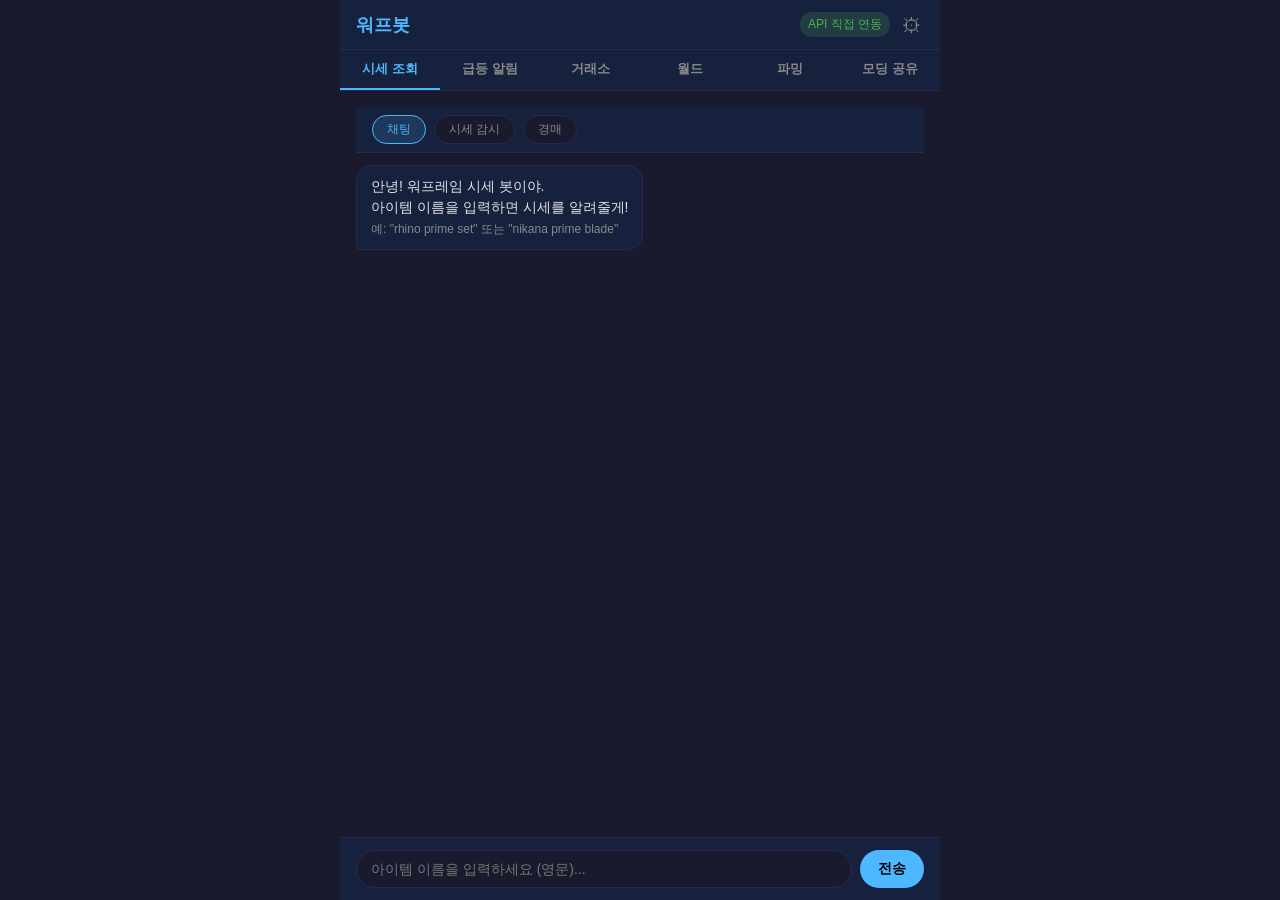
<file: standalone.html>
<!DOCTYPE html>
<html lang="ko">
<head>
    <meta charset="UTF-8">
    <meta name="viewport" content="width=device-width, initial-scale=1.0, maximum-scale=1.0, user-scalable=no">
    <title>워프봇</title>
    <style>
* { margin: 0; padding: 0; box-sizing: border-box; }
:root {
    --bg: #1a1a2e; --surface: #16213e; --primary: #4db8ff;
    --text: #e0e0e0; --text-muted: #888; --user-bubble: #0f3460;
    --price-bg: #0a1628; --green: #4caf50; --red: #ff6b6b; --border: #2a2a4a;
    --orange: #ff9800;
}
html, body { height: 100%; font-family: -apple-system, BlinkMacSystemFont, 'Segoe UI', sans-serif; background: var(--bg); color: var(--text); }
#app { display: flex; flex-direction: column; height: 100%; max-width: 600px; margin: 0 auto; }
header { display: flex; align-items: center; justify-content: space-between; padding: 12px 16px; background: var(--surface); border-bottom: 1px solid var(--border); }
header h1 { font-size: 18px; color: var(--primary); }
.status { font-size: 12px; padding: 4px 8px; border-radius: 12px; }
.status.online { background: rgba(76,175,80,0.2); color: var(--green); }
.status.offline { background: rgba(255,107,107,0.2); color: var(--red); }

#tabs { display: flex; background: var(--surface); border-bottom: 1px solid var(--border); }
.tab { flex: 1; padding: 10px; background: none; border: none; border-bottom: 2px solid transparent; color: var(--text-muted); font-size: 13px; font-weight: 600; cursor: pointer; }
.tab.active { color: var(--primary); border-bottom-color: var(--primary); }
.tab-content { display: none; }
.tab-content.active { display: flex; flex-direction: column; }

main { flex: 1; overflow-y: auto; padding: 16px; display: flex; flex-direction: column; gap: 12px; }
#messages { flex: 1; overflow-y: auto; padding: 0; display: flex; flex-direction: column; gap: 12px; }
.message { display: flex; max-width: 85%; }
.message.user { align-self: flex-end; }
.message.bot { align-self: flex-start; }
.bubble { padding: 10px 14px; border-radius: 16px; line-height: 1.5; font-size: 14px; word-break: break-word; }
.message.user .bubble { background: var(--user-bubble); border-bottom-right-radius: 4px; }
.message.bot .bubble { background: var(--surface); border: 1px solid var(--border); border-bottom-left-radius: 4px; }
.bubble small { color: var(--text-muted); font-size: 12px; }

.price-card { background: var(--price-bg); border: 1px solid var(--border); border-radius: 12px; padding: 14px; min-width: 260px; }
.price-card .title { font-size: 15px; font-weight: 600; color: var(--primary); margin-bottom: 10px; }
.price-card .title a { color: var(--primary); text-decoration: none; }
.price-card .row { display: flex; justify-content: space-between; padding: 4px 0; font-size: 13px; }
.price-card .label { color: var(--text-muted); }
.price-card .value { font-weight: 600; }
.price-card .footer { margin-top: 8px; font-size: 11px; color: var(--text-muted); text-align: right; }
.price-card .rank-divider { border-top: 1px solid var(--border); margin: 8px 0 6px; }
.price-card .rank-label { font-size: 12px; font-weight: 600; color: var(--primary); margin: 6px 0 2px; }

.suggest-card { background: var(--surface); border: 1px solid var(--border); border-radius: 12px; padding: 14px; min-width: 260px; }
.suggest-card .suggest-title { font-size: 14px; color: var(--text-muted); margin-bottom: 8px; }
.suggest-card .suggest-item { display: block; padding: 8px 12px; margin: 4px 0; background: var(--bg); border: 1px solid var(--border); border-radius: 8px; color: var(--primary); font-size: 13px; cursor: pointer; text-decoration: none; }
.suggest-card .suggest-item:hover { border-color: var(--primary); background: rgba(77,184,255,0.1); }
.suggest-card .suggest-sub { color: var(--text-muted); font-size: 11px; }

footer { padding: 12px 16px; background: var(--surface); border-top: 1px solid var(--border); }
#chat-form { display: flex; gap: 8px; }
#chat-input { flex: 1; padding: 10px 14px; border: 1px solid var(--border); border-radius: 20px; background: var(--bg); color: var(--text); font-size: 14px; outline: none; }
#chat-input:focus { border-color: var(--primary); }
#chat-form button { padding: 10px 18px; background: var(--primary); color: #000; border: none; border-radius: 20px; font-size: 14px; font-weight: 600; cursor: pointer; }
#chat-form button:active { opacity: 0.8; }

/* 급등 */
#surge-filters { display: flex; gap: 8px; padding: 12px 16px; background: var(--surface); border-bottom: 1px solid var(--border); }
.surge-filter { padding: 6px 14px; background: var(--bg); border: 1px solid var(--border); border-radius: 16px; color: var(--text-muted); font-size: 12px; cursor: pointer; }
.surge-filter.active { background: rgba(77,184,255,0.15); border-color: var(--primary); color: var(--primary); }
#surge-list { flex: 1; overflow-y: auto; padding: 12px 16px; }
.surge-empty { text-align: center; color: var(--text-muted); padding: 40px 16px; font-size: 14px; }
.surge-card { display: flex; justify-content: space-between; align-items: center; padding: 12px 14px; margin-bottom: 8px; background: var(--surface); border: 1px solid var(--border); border-radius: 10px; cursor: pointer; }
.surge-card:hover { border-color: var(--primary); }
.surge-info { flex: 1; }
.surge-name { font-size: 14px; font-weight: 600; color: var(--text); }
.surge-name-sub { font-size: 11px; color: var(--text-muted); margin-left: 6px; }
.surge-detail { font-size: 12px; color: var(--text-muted); margin-top: 4px; }
.surge-pct { font-size: 16px; font-weight: 700; color: var(--green); white-space: nowrap; margin-left: 12px; }
.surge-period { display: inline-block; padding: 2px 6px; border-radius: 4px; font-size: 10px; font-weight: 600; margin-right: 6px; }
.surge-period.p-1d { background: rgba(76,175,80,0.2); color: var(--green); }
.surge-period.p-7d { background: rgba(77,184,255,0.2); color: var(--primary); }
.surge-period.p-30d { background: rgba(255,152,0,0.2); color: var(--orange); }

/* 거래소 */
#trade-filters { display: flex; gap: 8px; padding: 12px 16px; background: var(--surface); border-bottom: 1px solid var(--border); }
.trade-filter { padding: 6px 14px; background: var(--bg); border: 1px solid var(--border); border-radius: 16px; color: var(--text-muted); font-size: 12px; cursor: pointer; }
.trade-filter.active { background: rgba(77,184,255,0.15); border-color: var(--primary); color: var(--primary); }
#trade-list { flex: 1; overflow-y: auto; padding: 12px 16px; }
.trade-card { padding: 12px 14px; margin-bottom: 8px; background: var(--surface); border: 1px solid var(--border); border-radius: 10px; }
.trade-card:hover { border-color: var(--primary); }
.trade-card-header { display: flex; justify-content: space-between; align-items: center; margin-bottom: 6px; }
.trade-type { display: inline-block; padding: 2px 8px; border-radius: 4px; font-size: 11px; font-weight: 700; }
.trade-type.buy { background: rgba(76,175,80,0.2); color: var(--green); }
.trade-type.sell { background: rgba(255,107,107,0.2); color: var(--red); }
.trade-user { font-size: 12px; color: var(--text-muted); }
.trade-item { font-size: 14px; font-weight: 600; color: var(--text); }
.trade-price-row { display: flex; justify-content: space-between; align-items: center; margin-top: 6px; }
.trade-price { font-size: 16px; font-weight: 700; color: var(--primary); }
.trade-memo { font-size: 12px; color: var(--text-muted); margin-top: 4px; padding-top: 4px; border-top: 1px solid var(--border); }
.trade-delete { background: none; border: 1px solid var(--border); color: var(--text-muted); border-radius: 6px; padding: 2px 8px; font-size: 11px; cursor: pointer; }
.trade-delete:hover { border-color: var(--red); color: var(--red); }
.trade-qty { font-size: 12px; color: var(--text-muted); }

/* 거래소 등록 */
#trade-register { padding: 16px; text-align: center; }
#trade-register p { color: var(--text-muted); font-size: 14px; margin-bottom: 12px; }
#trade-register input { padding: 10px 14px; border: 1px solid var(--border); border-radius: 10px; background: var(--bg); color: var(--text); font-size: 14px; outline: none; width: 200px; }
#trade-register input:focus { border-color: var(--primary); }
#trade-register button { margin-top: 8px; padding: 8px 20px; background: var(--primary); color: #000; border: none; border-radius: 10px; font-size: 14px; font-weight: 600; cursor: pointer; }
.trade-status-msg { padding: 40px 16px; text-align: center; color: var(--text-muted); font-size: 14px; }

#trade-form-area { padding: 12px 16px; background: var(--surface); border-top: 1px solid var(--border); }
#trade-new-btn { width: 100%; padding: 10px; background: var(--primary); color: #000; border: none; border-radius: 10px; font-size: 14px; font-weight: 600; cursor: pointer; }
#trade-new-form { display: none; }
#trade-new-form .form-row { display: flex; gap: 8px; margin-bottom: 8px; align-items: center; }
#trade-new-form .form-row label { font-size: 12px; color: var(--text-muted); min-width: 50px; }
#trade-new-form .form-row input, #trade-new-form .form-row select {
    flex: 1; padding: 8px 10px; border: 1px solid var(--border); border-radius: 8px;
    background: var(--bg); color: var(--text); font-size: 13px; outline: none;
}
.market-ref-hint { font-size: 11px; color: var(--orange); padding: 4px 0 8px; }
#trade-new-form .form-actions { display: flex; gap: 8px; }
#trade-new-form .form-actions button { flex: 1; padding: 8px; border: none; border-radius: 8px; font-size: 13px; font-weight: 600; cursor: pointer; }
.btn-submit { background: var(--primary); color: #000; }
.btn-cancel { background: var(--bg); color: var(--text-muted); border: 1px solid var(--border) !important; }

/* 시세 감시 */
#chat-mode-bar { display: flex; gap: 8px; padding: 8px 16px; background: var(--surface); border-bottom: 1px solid var(--border); }
.chat-mode { padding: 5px 14px; background: var(--bg); border: 1px solid var(--border); border-radius: 16px; color: var(--text-muted); font-size: 12px; cursor: pointer; }
.chat-mode.active { background: rgba(77,184,255,0.15); border-color: var(--primary); color: var(--primary); }
.chat-mode[data-mode="watchlist"].active { background: rgba(255,152,0,0.15); border-color: var(--orange); color: var(--orange); }
.chat-mode[data-mode="auction"].active { background: rgba(156,39,176,0.15); border-color: #ce93d8; color: #ce93d8; }
#chat-watchlist { flex: 1; overflow-y: auto; padding: 12px 16px; }
.watchlist-card { padding: 12px 14px; margin-bottom: 8px; background: var(--surface); border: 1px solid var(--border); border-radius: 10px; display: flex; justify-content: space-between; align-items: center; }
.watchlist-card:hover { border-color: var(--orange); }
.watchlist-info { flex: 1; }
.watchlist-item { font-size: 14px; font-weight: 600; color: var(--text); }
.watchlist-price-row { display: flex; gap: 12px; align-items: center; margin-top: 4px; }
.watchlist-target { font-size: 13px; color: var(--orange); font-weight: 700; }
.watchlist-market { font-size: 11px; color: var(--text-muted); }
.watchlist-status { font-size: 11px; padding: 2px 8px; border-radius: 4px; font-weight: 600; }
.watchlist-status.waiting { background: rgba(255,152,0,0.15); color: var(--orange); }
.watchlist-status.hit { background: rgba(76,175,80,0.2); color: var(--green); }
.watchlist-actions { display: flex; align-items: center; gap: 6px; margin-left: 10px; }
.watchlist-delete { background: none; border: 1px solid var(--border); color: var(--text-muted); border-radius: 6px; padding: 2px 8px; font-size: 11px; cursor: pointer; }
.watchlist-delete:hover { border-color: var(--red); color: var(--red); }
.watchlist-add-form { padding: 12px 14px; background: var(--surface); border: 1px solid var(--border); border-radius: 10px; margin-bottom: 8px; }
.watchlist-add-form .form-row { display: flex; gap: 8px; margin-bottom: 8px; align-items: center; }
.watchlist-add-form .form-row label { font-size: 12px; color: var(--text-muted); min-width: 50px; }
.watchlist-add-form .form-row input { flex: 1; padding: 8px 10px; border: 1px solid var(--border); border-radius: 8px; background: var(--bg); color: var(--text); font-size: 13px; outline: none; }
.watchlist-add-form .form-row input:focus { border-color: var(--orange); }
.watchlist-empty { text-align: center; color: var(--text-muted); font-size: 13px; padding: 30px 16px; }
.watchlist-hint { font-size: 11px; color: var(--text-muted); margin-bottom: 12px; }

/* 월드 상태 */
#world-filters { display: flex; gap: 8px; padding: 12px 16px; background: var(--surface); border-bottom: 1px solid var(--border); }
.world-filter { padding: 6px 14px; background: var(--bg); border: 1px solid var(--border); border-radius: 16px; color: var(--text-muted); font-size: 12px; cursor: pointer; }
.world-filter.active { background: rgba(77,184,255,0.15); border-color: var(--primary); color: var(--primary); }
#world-list { flex: 1; overflow-y: auto; padding: 12px 16px; }
.world-card { padding: 12px 14px; margin-bottom: 8px; background: var(--surface); border: 1px solid var(--border); border-radius: 10px; }
.world-card-header { display: flex; justify-content: space-between; align-items: center; margin-bottom: 4px; }
.world-card-title { font-size: 14px; font-weight: 600; color: var(--text); }
.world-card-timer { font-size: 13px; font-weight: 600; color: var(--orange); }
.world-card-detail { font-size: 12px; color: var(--text-muted); margin-top: 2px; }
.world-tag { display: inline-block; padding: 2px 8px; border-radius: 4px; font-size: 10px; font-weight: 600; margin-right: 6px; }
.world-tag.lith { background: rgba(76,175,80,0.2); color: var(--green); }
.world-tag.meso { background: rgba(77,184,255,0.2); color: var(--primary); }
.world-tag.neo { background: rgba(255,152,0,0.2); color: var(--orange); }
.world-tag.axi { background: rgba(255,107,107,0.2); color: var(--red); }
.world-tag.requiem { background: rgba(156,39,176,0.2); color: #ce93d8; }
.world-tag.omnia { background: rgba(255,215,0,0.2); color: #ffd700; }
.world-tag.enemy { background: rgba(255,255,255,0.08); color: var(--text-muted); }
.world-tag.hard { background: rgba(255,107,107,0.15); color: var(--red); }

.cycle-row { display: flex; align-items: center; gap: 10px; padding: 10px 14px; margin-bottom: 8px; background: var(--surface); border: 1px solid var(--border); border-radius: 10px; }
.cycle-name { font-size: 13px; font-weight: 600; color: var(--text); min-width: 70px; }
.cycle-state { font-size: 12px; font-weight: 600; padding: 2px 8px; border-radius: 4px; }
.cycle-state.day { background: rgba(255,215,0,0.2); color: #ffd700; }
.cycle-state.night { background: rgba(77,100,180,0.2); color: #7986cb; }
.cycle-state.warm { background: rgba(255,107,107,0.2); color: var(--red); }
.cycle-state.cold { background: rgba(77,184,255,0.2); color: var(--primary); }
.cycle-timer { font-size: 12px; color: var(--orange); margin-left: auto; }

.invasion-bar { height: 6px; border-radius: 3px; background: var(--border); margin-top: 6px; overflow: hidden; }
.invasion-bar-fill { height: 100%; border-radius: 3px; }
.invasion-bar-fill.corpus { background: var(--primary); }
.invasion-bar-fill.grineer { background: var(--red); }
.invasion-bar-fill.infested { background: var(--green); }
.invasion-rewards { display: flex; justify-content: space-between; margin-top: 4px; font-size: 11px; }
.invasion-rewards .atk { color: var(--primary); }
.invasion-rewards .def { color: var(--red); }

/* 설정 */
#settings-btn { background: none; border: none; color: var(--text-muted); font-size: 20px; cursor: pointer; padding: 2px; line-height: 1; }
#settings-btn:hover { color: var(--primary); }
#settings-overlay { position: fixed; inset: 0; background: rgba(0,0,0,0.5); z-index: 200; }
#settings-panel { position: fixed; top: 0; right: 0; width: 320px; max-width: 85vw; height: 100%; background: var(--bg); border-left: 1px solid var(--border); z-index: 201; overflow-y: auto; display: flex; flex-direction: column; animation: slideRight 0.2s; }
@keyframes slideRight { from { transform: translateX(100%); } to { transform: translateX(0); } }
.settings-header { display: flex; justify-content: space-between; align-items: center; padding: 16px; background: var(--surface); border-bottom: 1px solid var(--border); }
.settings-title { font-size: 16px; font-weight: 700; color: var(--text); }
.settings-close { background: none; border: none; color: var(--text-muted); font-size: 22px; cursor: pointer; }
.settings-body { padding: 16px; flex: 1; overflow-y: auto; }
.settings-section { margin-bottom: 20px; }
.settings-section-title { font-size: 13px; font-weight: 700; color: var(--primary); margin-bottom: 10px; text-transform: uppercase; letter-spacing: 0.5px; }
.settings-row { display: flex; justify-content: space-between; align-items: center; padding: 10px 0; border-bottom: 1px solid var(--border); }
.settings-row span { font-size: 13px; color: var(--text); }
.settings-row select { padding: 5px 10px; background: var(--surface); border: 1px solid var(--border); border-radius: 8px; color: var(--text); font-size: 12px; outline: none; }
.settings-hint { font-size: 11px; color: var(--text-muted); padding: 4px 0 6px; }
.settings-sub-label { font-size: 12px; color: var(--text-muted); margin: 10px 0 8px; }
.toggle-switch { position: relative; width: 44px; height: 24px; display: inline-block; }
.toggle-switch input { opacity: 0; width: 0; height: 0; }
.toggle-slider { position: absolute; inset: 0; background: var(--border); border-radius: 24px; cursor: pointer; transition: 0.2s; }
.toggle-slider::before { content: ""; position: absolute; width: 18px; height: 18px; left: 3px; bottom: 3px; background: var(--text-muted); border-radius: 50%; transition: 0.2s; }
.toggle-switch input:checked + .toggle-slider { background: var(--primary); }
.toggle-switch input:checked + .toggle-slider::before { transform: translateX(20px); background: #fff; }
.mode-toggle { display: flex; gap: 4px; }
.mode-btn { padding: 5px 14px; border: 1px solid var(--border); background: var(--surface); color: var(--text-muted); font-size: 12px; border-radius: 8px; cursor: pointer; font-weight: 600; }
.mode-btn.active { background: var(--primary); color: #000; border-color: var(--primary); }
.palette-grid { display: flex; flex-direction: column; gap: 8px; }
.palette-option { display: flex; align-items: center; gap: 10px; padding: 10px; background: var(--surface); border: 2px solid var(--border); border-radius: 10px; cursor: pointer; transition: 0.15s; }
.palette-option:hover { border-color: var(--text-muted); }
.palette-option.active { border-color: var(--primary); }
.palette-colors { display: flex; gap: 4px; }
.palette-swatch { width: 24px; height: 24px; border-radius: 6px; border: 1px solid rgba(255,255,255,0.1); }
.palette-name { font-size: 12px; color: var(--text); font-weight: 600; }

/* 경매 */
#chat-auction { flex: 1; overflow-y: auto; padding: 12px 16px; }
.auction-search { display: flex; gap: 8px; margin-bottom: 10px; }
.auction-search input { flex: 1; padding: 10px 14px; border: 1px solid var(--border); border-radius: 10px; background: var(--bg); color: var(--text); font-size: 13px; outline: none; }
.auction-search input:focus { border-color: #ce93d8; }
.auction-search button { padding: 10px 16px; background: #ce93d8; color: #000; border: none; border-radius: 10px; font-size: 13px; font-weight: 600; cursor: pointer; }
.auction-tabs { display: flex; gap: 6px; margin-bottom: 12px; }
.auction-tab { padding: 5px 12px; background: var(--bg); border: 1px solid var(--border); border-radius: 16px; color: var(--text-muted); font-size: 12px; cursor: pointer; }
.auction-tab.active { background: rgba(156,39,176,0.15); border-color: #ce93d8; color: #ce93d8; }
.auction-card { padding: 12px 14px; margin-bottom: 8px; background: var(--surface); border: 1px solid var(--border); border-radius: 10px; }
.auction-card:hover { border-color: #ce93d8; }
.auction-card-header { display: flex; justify-content: space-between; align-items: flex-start; margin-bottom: 6px; }
.auction-card-title { font-size: 14px; font-weight: 600; color: var(--text); }
.auction-card-title a { color: #ce93d8; text-decoration: none; }
.auction-card-price { font-size: 16px; font-weight: 700; color: #ce93d8; }
.auction-card-price .buyout { font-size: 11px; color: var(--text-muted); font-weight: 400; }
.auction-stats { display: flex; flex-wrap: wrap; gap: 6px; margin-top: 6px; }
.auction-stat { display: inline-block; padding: 2px 8px; background: var(--bg); border: 1px solid var(--border); border-radius: 4px; font-size: 11px; color: var(--text-muted); }
.auction-stat.positive { color: var(--green); border-color: rgba(76,175,80,0.3); }
.auction-stat.negative { color: var(--red); border-color: rgba(255,107,107,0.3); }
.auction-seller { font-size: 11px; color: var(--text-muted); margin-top: 6px; }
.auction-seller .online { color: var(--green); }
.auction-empty { text-align: center; padding: 30px 16px; color: var(--text-muted); font-size: 13px; }
.auction-ephemera-tag { font-size: 10px; padding: 1px 6px; border-radius: 4px; background: rgba(156,39,176,0.15); color: #ce93d8; font-weight: 600; }

/* 파밍 */
#farming-results { flex: 1; overflow-y: auto; padding: 12px 16px; }
#farming-footer form { display: flex; gap: 8px; padding: 12px 16px; background: var(--surface); border-top: 1px solid var(--border); }
#farming-footer input { flex: 1; padding: 10px 14px; border: 1px solid var(--border); border-radius: 10px; background: var(--bg); color: var(--text); font-size: 14px; outline: none; }
#farming-footer input:focus { border-color: var(--primary); }
#farming-footer button { padding: 10px 18px; background: var(--primary); color: #000; border: none; border-radius: 10px; font-size: 14px; font-weight: 600; cursor: pointer; }
.farming-welcome { text-align: center; padding: 40px 20px; color: var(--text-muted); font-size: 13px; line-height: 1.8; }
.farming-card { padding: 14px; margin-bottom: 10px; background: var(--surface); border: 1px solid var(--border); border-radius: 10px; }
.farming-card-title { font-size: 15px; font-weight: 700; color: var(--text); margin-bottom: 4px; }
.farming-card-sub { font-size: 11px; color: var(--text-muted); margin-bottom: 10px; }
.farming-card-type { display: inline-block; padding: 2px 8px; border-radius: 4px; font-size: 11px; font-weight: 700; margin-right: 6px; }
.farming-card-type.prime { background: rgba(255,152,0,0.2); color: var(--orange); }
.farming-card-type.mod { background: rgba(77,184,255,0.2); color: var(--primary); }
.farming-card-type.frame { background: rgba(156,39,176,0.2); color: #ce93d8; }
.farming-card-type.weapon { background: rgba(76,175,80,0.2); color: var(--green); }
.farming-drop { display: flex; justify-content: space-between; align-items: center; padding: 6px 0; border-bottom: 1px solid var(--border); font-size: 13px; }
.farming-drop:last-child { border-bottom: none; }
.farming-drop-source { color: var(--text); flex: 1; }
.farming-drop-rate { color: var(--orange); font-weight: 600; font-size: 12px; min-width: 55px; text-align: right; }
.farming-relic-rarity { font-size: 11px; padding: 1px 6px; border-radius: 4px; font-weight: 600; }
.farming-relic-rarity.common { background: rgba(76,175,80,0.2); color: var(--green); }
.farming-relic-rarity.uncommon { background: rgba(77,184,255,0.2); color: var(--primary); }
.farming-relic-rarity.rare { background: rgba(255,152,0,0.2); color: var(--orange); }
.farming-candidates { margin-bottom: 8px; }

/* 모딩 공유 */
#modding-content { flex: 1; overflow-y: auto; padding: 12px 16px; }
.modding-cats { display: flex; flex-wrap: wrap; gap: 6px; margin-bottom: 12px; }
.modding-cat-btn { padding: 6px 14px; background: var(--surface); border: 1px solid var(--border); border-radius: 16px; color: var(--text-muted); font-size: 12px; cursor: pointer; }
.modding-cat-btn.active { background: rgba(156,39,176,0.15); border-color: #ce93d8; color: #ce93d8; }
.modding-card { padding: 12px; margin-bottom: 10px; background: var(--surface); border: 1px solid var(--border); border-radius: 10px; }
.modding-card-top { display: flex; justify-content: space-between; align-items: center; margin-bottom: 6px; }
.modding-card-author { font-size: 13px; font-weight: 600; color: var(--primary); }
.modding-card-date { font-size: 11px; color: var(--text-muted); }
.modding-card-memo { font-size: 13px; color: var(--text); line-height: 1.5; margin-bottom: 8px; white-space: pre-wrap; word-break: break-word; }
.modding-images { display: flex; gap: 6px; overflow-x: auto; padding-bottom: 4px; }
.modding-images img { height: 120px; border-radius: 6px; border: 1px solid var(--border); object-fit: cover; cursor: pointer; }
.modding-images img:hover { border-color: var(--primary); }
.modding-item-card { display: flex; align-items: center; gap: 12px; padding: 12px; margin-bottom: 8px; background: var(--surface); border: 1px solid var(--border); border-radius: 10px; cursor: pointer; }
.modding-item-card:hover { border-color: var(--primary); }
.modding-item-thumb-empty { width: 56px; height: 56px; border-radius: 8px; background: var(--bg); border: 1px solid var(--border); flex-shrink: 0; }
.modding-item-info { flex: 1; min-width: 0; }
.modding-item-info .modding-item-name { font-size: 14px; font-weight: 700; color: var(--text); margin-bottom: 2px; }
.modding-item-meta { font-size: 11px; color: var(--text-muted); }
.modding-item-arrow { font-size: 20px; color: var(--text-muted); flex-shrink: 0; }
.modding-detail-header { display: flex; align-items: center; gap: 10px; margin-bottom: 12px; }
.modding-back-btn { padding: 4px 10px; background: var(--surface); border: 1px solid var(--border); border-radius: 8px; color: var(--text-muted); font-size: 12px; cursor: pointer; }
.modding-back-btn:hover { border-color: var(--primary); color: var(--primary); }
.modding-detail-title { font-size: 16px; font-weight: 700; color: var(--text); flex: 1; }
.modding-empty { text-align: center; padding: 40px 20px; color: var(--text-muted); font-size: 13px; }
.modding-add-btn { display: flex; align-items: center; justify-content: center; gap: 4px; padding: 8px 16px; background: var(--primary); color: #000; border: none; border-radius: 8px; font-size: 13px; font-weight: 600; cursor: pointer; }
.modding-form { padding: 14px; background: var(--surface); border: 1px solid var(--border); border-radius: 10px; margin-bottom: 12px; }
.modding-form .form-row { margin-bottom: 10px; }
.modding-form .form-row label { display: block; font-size: 12px; color: var(--text-muted); margin-bottom: 4px; }
.modding-form .form-row input, .modding-form .form-row textarea, .modding-form .form-row select { width: 100%; padding: 8px 10px; border: 1px solid var(--border); border-radius: 6px; background: var(--bg); color: var(--text); font-size: 13px; outline: none; box-sizing: border-box; }
.modding-form textarea { resize: vertical; min-height: 80px; font-family: inherit; }
.modding-form-actions { display: flex; gap: 8px; justify-content: flex-end; }
.modding-form-actions button { padding: 8px 16px; border-radius: 8px; font-size: 13px; font-weight: 600; cursor: pointer; border: none; }
.modding-upload-area { border: 1px dashed var(--border); border-radius: 8px; padding: 12px; text-align: center; color: var(--text-muted); font-size: 12px; cursor: pointer; }
.modding-upload-area:hover { border-color: var(--primary); color: var(--primary); }
.modding-upload-preview { display: flex; gap: 6px; flex-wrap: wrap; margin-top: 8px; }
.modding-upload-preview .thumb { position: relative; display: inline-block; }
.modding-upload-preview .thumb img { height: 64px; border-radius: 4px; border: 1px solid var(--border); object-fit: cover; }
.modding-upload-preview .thumb-remove { position: absolute; top: -4px; right: -4px; width: 16px; height: 16px; background: #ef5350; color: #fff; border: none; border-radius: 50%; font-size: 10px; line-height: 16px; text-align: center; cursor: pointer; padding: 0; }
.modding-lightbox { position: fixed; inset: 0; background: rgba(0,0,0,0.85); display: flex; align-items: center; justify-content: center; z-index: 9999; cursor: pointer; }
.modding-lightbox img { max-width: 90vw; max-height: 90vh; border-radius: 8px; }
.modding-card-delete { background: none; border: 1px solid var(--border); color: var(--text-muted); border-radius: 6px; padding: 2px 8px; font-size: 11px; cursor: pointer; margin-left: auto; }
.modding-card-delete:hover { border-color: var(--red); color: var(--red); }

.alert-notify { position: fixed; top: 60px; left: 50%; transform: translateX(-50%); max-width: 560px; width: calc(100% - 32px); padding: 12px 16px; background: rgba(77,184,255,0.15); border: 1px solid var(--primary); border-radius: 10px; color: var(--primary); font-size: 13px; font-weight: 600; z-index: 100; display: none; animation: slideDown 0.3s; }
@keyframes slideDown { from { opacity: 0; transform: translateX(-50%) translateY(-10px); } to { opacity: 1; transform: translateX(-50%) translateY(0); } }

main::-webkit-scrollbar, #messages::-webkit-scrollbar, #surge-list::-webkit-scrollbar, #trade-list::-webkit-scrollbar, #world-list::-webkit-scrollbar, #chat-watchlist::-webkit-scrollbar, #chat-auction::-webkit-scrollbar, #farming-results::-webkit-scrollbar, #modding-content::-webkit-scrollbar { width: 4px; }
main::-webkit-scrollbar-thumb, #messages::-webkit-scrollbar-thumb, #surge-list::-webkit-scrollbar-thumb, #trade-list::-webkit-scrollbar-thumb, #world-list::-webkit-scrollbar-thumb, #chat-watchlist::-webkit-scrollbar-thumb, #chat-auction::-webkit-scrollbar-thumb, #farming-results::-webkit-scrollbar-thumb, #modding-content::-webkit-scrollbar-thumb { background: var(--border); border-radius: 4px; }
    </style>
</head>
<body>
    <div id="app">
        <header>
            <div style="display:flex;align-items:center;gap:10px;">
                <h1>워프봇</h1>
            </div>
            <div style="display:flex;align-items:center;gap:10px;">
                <span id="status" class="status online">API 직접 연동</span>
                <button id="settings-btn" onclick="toggleSettings()" title="설정">&#9881;</button>
            </div>
        </header>

        <!-- 설정 패널 -->
        <div id="settings-overlay" style="display:none;" onclick="toggleSettings()"></div>
        <div id="settings-panel" style="display:none;">
            <div class="settings-header">
                <span class="settings-title">설정</span>
                <button class="settings-close" onclick="toggleSettings()">&times;</button>
            </div>
            <div class="settings-body">
                <div class="settings-section">
                    <div class="settings-section-title">알림</div>
                    <div class="settings-row">
                        <span>방해 금지 모드</span>
                        <label class="toggle-switch">
                            <input type="checkbox" id="set-dnd" onchange="saveSettings()">
                            <span class="toggle-slider"></span>
                        </label>
                    </div>
                    <div class="settings-hint">활성화하면 모든 알림이 일시 중단됩니다.</div>
                </div>
                <div class="settings-section">
                    <div class="settings-section-title">테마</div>
                    <div class="settings-row">
                        <span>모드</span>
                        <div class="mode-toggle">
                            <button class="mode-btn active" data-mode="dark" onclick="switchMode('dark')">다크</button>
                            <button class="mode-btn" data-mode="light" onclick="switchMode('light')">라이트</button>
                        </div>
                    </div>
                    <div class="settings-sub-label" id="palette-label">다크 팔레트</div>
                    <div class="palette-grid" id="palette-grid"></div>
                </div>
            </div>
        </div>

        <nav id="tabs">
            <button class="tab active" data-tab="chat">시세 조회</button>
            <button class="tab" data-tab="surges">급등 알림</button>
            <button class="tab" data-tab="trade">거래소</button>
            <button class="tab" data-tab="world">월드</button>
            <button class="tab" data-tab="farming">파밍</button>
            <button class="tab" data-tab="modding">모딩 공유</button>
        </nav>

        <!-- 시세 조회 -->
        <main id="tab-chat" class="tab-content active">
            <div id="chat-mode-bar">
                <button class="chat-mode active" data-mode="chat">채팅</button>
                <button class="chat-mode" data-mode="watchlist">시세 감시</button>
                <button class="chat-mode" data-mode="auction">경매</button>
            </div>
            <div id="messages">
                <div class="message bot">
                    <div class="bubble">
                        안녕! 워프레임 시세 봇이야.<br>
                        아이템 이름을 입력하면 시세를 알려줄게!<br>
                        <small>예: "rhino prime set" 또는 "nikana prime blade"</small>
                    </div>
                </div>
            </div>
            <div id="chat-watchlist" style="display:none;"></div>
            <div id="chat-auction" style="display:none;"></div>
        </main>

        <!-- 급등 알림 -->
        <main id="tab-surges" class="tab-content">
            <div id="surge-list"></div>
        </main>

        <!-- 거래소 -->
        <main id="tab-trade" class="tab-content">
            <div id="trade-register" style="display:none;">
                <p>거래소를 이용하려면 닉네임 등록이 필요합니다.</p>
                <input type="text" id="trade-name-input" placeholder="닉네임 입력" maxlength="20">
                <br><button onclick="tradeRegister()">등록</button>
            </div>
            <div id="trade-approved" style="display:none;">
                <div id="trade-filters">
                    <button class="trade-filter active" data-type="">전체</button>
                    <button class="trade-filter" data-type="buy">삽니다</button>
                    <button class="trade-filter" data-type="sell">팝니다</button>
                </div>
                <div id="trade-list"></div>
            </div>
        </main>

        <!-- 월드 상태 -->
        <main id="tab-world" class="tab-content">
            <div id="world-filters">
                <button class="world-filter active" data-section="fissures">균열</button>
                <button class="world-filter" data-section="arbitration">중재</button>
                <button class="world-filter" data-section="invasions">침공</button>
                <button class="world-filter" data-section="cycles">오픈월드</button>
            </div>
            <div id="world-list"></div>
            <div class="alert-notify" id="alert-notify"></div>
        </main>

        <!-- 파밍 정보 -->
        <main id="tab-farming" class="tab-content">
            <div id="farming-results"></div>
        </main>

        <!-- 모딩 공유 -->
        <main id="tab-modding" class="tab-content">
            <div id="modding-content"></div>
        </main>

        <footer id="farming-footer" style="display:none;">
            <form id="farming-form" onsubmit="return false;">
                <input type="text" id="farming-input" placeholder="아이템/모드 이름 검색..." autocomplete="off">
                <button type="submit">검색</button>
            </form>
        </footer>

        <footer id="chat-footer">
            <form id="chat-form" onsubmit="return false;">
                <input type="text" id="chat-input" placeholder="아이템 이름을 입력하세요 (영문)..." autocomplete="off">
                <button type="submit">전송</button>
            </form>
        </footer>

        <footer id="trade-footer" style="display:none;">
            <div id="trade-form-area">
                <button id="trade-new-btn" onclick="toggleTradeForm()">+ 매물 등록</button>
                <div id="trade-new-form">
                    <div class="form-row">
                        <label>유형</label>
                        <select id="tf-type"><option value="buy">삽니다</option><option value="sell">팝니다</option></select>
                    </div>
                    <div class="form-row">
                        <label>아이템</label>
                        <input type="text" id="tf-item" placeholder="아이템 이름" autocomplete="off">
                    </div>
                    <div class="form-row">
                        <label>가격</label>
                        <input type="number" id="tf-price" placeholder="플래티넘" min="1">
                        <span style="color:var(--text-muted);font-size:13px;">p</span>
                    </div>
                    <div class="form-row">
                        <label>수량</label>
                        <input type="number" id="tf-qty" value="1" min="1" max="999" style="width:60px;flex:none;">
                    </div>
                    <div class="form-row">
                        <label>메모</label>
                        <input type="text" id="tf-memo" placeholder="(선택) 한마디" maxlength="100">
                    </div>
                    <div class="form-actions">
                        <button class="btn-cancel" onclick="toggleTradeForm()">취소</button>
                        <button class="btn-submit" onclick="submitListing()">등록</button>
                    </div>
                </div>
            </div>
        </footer>
    </div>

<script>
/* ── 워프봇 standalone — 외부 API 직접 연동 + localStorage ── */

const WM_API = "https://api.warframe.market/v1";
const WS_API = "https://api.warframestat.us/pc";
const DROPS_API = "https://drops.warframestat.us/data/all.slim.json";

const messagesEl = document.getElementById("messages");
const form = document.getElementById("chat-form");
const input = document.getElementById("chat-input");

// ── warframe.market 아이템 목록 캐시 ──
let wmItemsCache = null;

async function loadWmItems() {
    if (wmItemsCache) return wmItemsCache;
    try {
        const res = await fetch(`${WM_API}/items`);
        const json = await res.json();
        wmItemsCache = json.payload.items;
        return wmItemsCache;
    } catch {
        return [];
    }
}

function escapeHtml(str) {
    const el = document.createElement("span");
    el.textContent = str;
    return el.innerHTML;
}

function addMessage(text, sender) {
    const div = document.createElement("div");
    div.className = `message ${sender}`;
    const bubble = document.createElement("div");
    bubble.className = "bubble";
    bubble.innerHTML = escapeHtml(text).replace(/\n/g, "<br>");
    div.appendChild(bubble);
    messagesEl.appendChild(div);
    messagesEl.scrollTop = messagesEl.scrollHeight;
}

function formatPrice(min, count) {
    return min != null ? `${min}p (${count}건)` : "등록 없음";
}


// ── 시세 조회 (warframe.market 직접) ──
async function queryPrice(text) {
    addMessage("검색 중...", "bot");

    const items = await loadWmItems();
    const q = text.toLowerCase().trim();

    // 정확 매칭
    let match = items.find(i => i.url_name === q.replace(/ /g, "_"));
    if (!match) {
        // 이름 매칭
        match = items.find(i => i.item_name.toLowerCase() === q);
    }
    if (!match) {
        // 부분 매칭 후보
        const candidates = items.filter(i =>
            i.item_name.toLowerCase().includes(q) || i.url_name.includes(q.replace(/ /g, "_"))
        ).slice(0, 8);

        // 마지막 "검색 중..." 제거
        messagesEl.lastChild.remove();

        if (candidates.length === 0) {
            addMessage(`"${text}"에 대한 아이템을 찾지 못했어요.`, "bot");
            return;
        }
        if (candidates.length === 1) {
            match = candidates[0];
        } else {
            // 후보 목록 표시
            const div = document.createElement("div");
            div.className = "message bot";
            const card = document.createElement("div");
            card.className = "suggest-card";
            const title = document.createElement("div");
            title.className = "suggest-title";
            title.textContent = "이 아이템을 찾으셨나요?";
            card.appendChild(title);
            candidates.forEach(c => {
                const a = document.createElement("a");
                a.className = "suggest-item";
                a.textContent = c.item_name;
                a.addEventListener("click", () => {
                    addMessage(c.item_name, "user");
                    queryPrice(c.url_name);
                });
                card.appendChild(a);
            });
            div.appendChild(card);
            messagesEl.appendChild(div);
            messagesEl.scrollTop = messagesEl.scrollHeight;
            return;
        }
    }

    // "검색 중..." 제거
    if (messagesEl.lastChild) {
        const last = messagesEl.lastChild;
        if (last.textContent.includes("검색 중")) last.remove();
    }

    // 주문 조회
    try {
        const res = await fetch(`${WM_API}/items/${match.url_name}/orders?include=item`);
        const json = await res.json();
        const orders = json.payload.orders.filter(o => o.user.status !== "offline" && o.platform === "pc");

        const sells = orders.filter(o => o.order_type === "sell").sort((a, b) => a.platinum - b.platinum);
        const buys = orders.filter(o => o.order_type === "buy").sort((a, b) => b.platinum - a.platinum);

        const sellMin = sells.length ? sells[0].platinum : null;
        const buyMax = buys.length ? buys[0].platinum : null;

        // 48h 통계
        let avg48h = null, vol48h = 0;
        try {
            const statRes = await fetch(`${WM_API}/items/${match.url_name}/statistics`);
            const statJson = await statRes.json();
            const closed = statJson.payload.statistics_closed?.["48hours"] || [];
            if (closed.length > 0) {
                const last = closed[closed.length - 1];
                avg48h = last.avg_price;
                vol48h = last.volume;
            }
        } catch {}

        const avg48hText = avg48h != null ? `${avg48h.toFixed(1)}p (거래 ${vol48h}건)` : "-";

        // 랭크별 가격 체크
        const hasRank = sells.some(o => o.mod_rank != null && o.mod_rank > 0);
        let rankHtml = "";
        if (hasRank) {
            const maxRank = Math.max(...sells.filter(o => o.mod_rank != null).map(o => o.mod_rank));
            const rank0Sells = sells.filter(o => o.mod_rank === 0);
            const rankMaxSells = sells.filter(o => o.mod_rank === maxRank);
            const rank0Buys = buys.filter(o => o.mod_rank === 0);
            const rankMaxBuys = buys.filter(o => o.mod_rank === maxRank);

            rankHtml = `<div class="rank-divider"></div>`;
            if (rank0Sells.length || rank0Buys.length) {
                rankHtml += `
                    <div class="rank-label">랭크 0</div>
                    <div class="row"><span class="label">판매 최저가</span><span class="value">${formatPrice(rank0Sells[0]?.platinum, rank0Sells.length)}</span></div>
                    <div class="row"><span class="label">구매 최고가</span><span class="value">${formatPrice(rank0Buys[0]?.platinum, rank0Buys.length)}</span></div>
                `;
            }
            if (rankMaxSells.length || rankMaxBuys.length) {
                rankHtml += `
                    <div class="rank-label">랭크 MAX (${maxRank})</div>
                    <div class="row"><span class="label">판매 최저가</span><span class="value">${formatPrice(rankMaxSells[0]?.platinum, rankMaxSells.length)}</span></div>
                    <div class="row"><span class="label">구매 최고가</span><span class="value">${formatPrice(rankMaxBuys[0]?.platinum, rankMaxBuys.length)}</span></div>
                `;
            }
        }

        const div = document.createElement("div");
        div.className = "message bot";
        const card = document.createElement("div");
        card.className = "price-card";
        card.innerHTML = `
            <div class="title"><a href="https://warframe.market/items/${match.url_name}" target="_blank">${escapeHtml(match.item_name)}</a></div>
            <div class="row"><span class="label">판매 최저가</span><span class="value">${formatPrice(sellMin, sells.length)}</span></div>
            <div class="row"><span class="label">구매 최고가</span><span class="value">${formatPrice(buyMax, buys.length)}</span></div>
            <div class="row"><span class="label">48시간 평균</span><span class="value">${avg48hText}</span></div>
            ${rankHtml}
            <div class="footer">warframe.market · 온라인/인게임 유저 기준</div>
        `;
        div.appendChild(card);
        messagesEl.appendChild(div);
        messagesEl.scrollTop = messagesEl.scrollHeight;

    } catch (e) {
        addMessage("시세 조회 중 오류가 발생했습니다: " + e.message, "bot");
    }
}

form.addEventListener("submit", (e) => {
    e.preventDefault();
    const text = input.value.trim();
    if (!text) return;
    addMessage(text, "user");
    input.value = "";
    queryPrice(text);
});


// ── 탭 전환 ──
const tabBtns = document.querySelectorAll(".tab");
const chatFooter = document.getElementById("chat-footer");
const tradeFooter = document.getElementById("trade-footer");
const farmingFooter = document.getElementById("farming-footer");
let activeTab = "chat";

tabBtns.forEach(btn => {
    btn.addEventListener("click", () => {
        const tab = btn.dataset.tab;
        if (tab === activeTab) return;

        tabBtns.forEach(b => b.classList.remove("active"));
        btn.classList.add("active");
        document.getElementById("tab-" + activeTab).classList.remove("active");
        document.getElementById("tab-" + tab).classList.add("active");

        chatFooter.style.display = "none";
        tradeFooter.style.display = "none";
        farmingFooter.style.display = "none";

        if (tab === "chat") chatFooter.style.display = chatMode === "chat" ? "" : "none";
        if (tab === "trade") { renderTradeTab(); if (localStorage.getItem("tradeName")) tradeFooter.style.display = ""; }
        if (tab === "farming") { farmingFooter.style.display = ""; renderFarmingWelcome(); }
        if (tab === "surges") renderSurges();
        if (tab === "world") fetchWorldState();
        if (tab === "modding") renderModdingTab();

        activeTab = tab;
    });
});


// ── 시세 조회 모드 전환 ──
let chatMode = "chat";
document.querySelectorAll(".chat-mode").forEach(btn => {
    btn.addEventListener("click", () => {
        const mode = btn.dataset.mode;
        if (mode === chatMode) return;
        document.querySelectorAll(".chat-mode").forEach(b => b.classList.remove("active"));
        btn.classList.add("active");
        document.getElementById("messages").style.display = mode === "chat" ? "" : "none";
        document.getElementById("chat-watchlist").style.display = mode === "watchlist" ? "" : "none";
        document.getElementById("chat-auction").style.display = mode === "auction" ? "" : "none";
        chatFooter.style.display = mode === "chat" ? "" : "none";
        chatMode = mode;
        if (mode === "watchlist") renderWatchlist();
        if (mode === "auction") renderAuctionView();
    });
});


// ── 급등 알림 (서버 없으므로 안내 표시) ──
function renderSurges() {
    const el = document.getElementById("surge-list");
    el.innerHTML = '<div class="surge-empty">급등 알림은 서버 모니터링이 필요합니다.<br>Pi 배포 후 자동으로 작동합니다.</div>';
}


// ── 거래소 (localStorage) ──
let tradeFilterType = "";

function getTradeListings() {
    return JSON.parse(localStorage.getItem("tradeListings") || "[]");
}

function saveTradeListings(listings) {
    localStorage.setItem("tradeListings", JSON.stringify(listings));
}

function renderTradeTab() {
    const name = localStorage.getItem("tradeName") || "";
    document.getElementById("trade-register").style.display = "none";
    document.getElementById("trade-approved").style.display = "none";

    if (!name) {
        document.getElementById("trade-register").style.display = "";
    } else {
        document.getElementById("trade-approved").style.display = "";
        tradeFooter.style.display = activeTab === "trade" ? "" : "none";
        renderListings();
    }
}

function tradeRegister() {
    const name = document.getElementById("trade-name-input").value.trim();
    if (!name) return;
    localStorage.setItem("tradeName", name);
    renderTradeTab();
}

document.querySelectorAll(".trade-filter").forEach(btn => {
    btn.addEventListener("click", () => {
        document.querySelectorAll(".trade-filter").forEach(b => b.classList.remove("active"));
        btn.classList.add("active");
        tradeFilterType = btn.dataset.type;
        renderListings();
    });
});

function renderListings() {
    let items = getTradeListings();
    if (tradeFilterType) items = items.filter(l => l.trade_type === tradeFilterType);

    const el = document.getElementById("trade-list");
    if (!items.length) {
        el.innerHTML = '<div class="surge-empty">매물이 없습니다.</div>';
        return;
    }
    el.innerHTML = "";
    items.forEach(l => {
        const card = document.createElement("div");
        card.className = "trade-card";
        const myName = localStorage.getItem("tradeName") || "";
        const delBtn = l.user_name === myName
            ? `<button class="trade-delete" onclick="deleteListing(${l.id})">삭제</button>` : "";
        card.innerHTML = `
            <div class="trade-card-header">
                <span class="trade-type ${l.trade_type}">${l.trade_type === "buy" ? "삽니다" : "팝니다"}</span>
                <span class="trade-user">${escapeHtml(l.user_name)}</span>
            </div>
            <div class="trade-item">${escapeHtml(l.item_name)}</div>
            <div class="trade-price-row">
                <span class="trade-price">${l.price}p</span>
                <span class="trade-qty">${l.quantity > 1 ? l.quantity + "개" : ""}</span>
                ${delBtn}
            </div>
            ${l.memo ? `<div class="trade-memo">${escapeHtml(l.memo)}</div>` : ""}
        `;
        el.appendChild(card);
    });
}

function deleteListing(id) {
    let listings = getTradeListings();
    listings = listings.filter(l => l.id !== id);
    saveTradeListings(listings);
    renderListings();
}

function toggleTradeForm() {
    const f = document.getElementById("trade-new-form");
    f.style.display = f.style.display === "none" ? "" : "none";
}

function submitListing() {
    const name = localStorage.getItem("tradeName") || "";
    if (!name) return;
    const itemName = document.getElementById("tf-item").value.trim();
    const price = parseInt(document.getElementById("tf-price").value) || 0;
    if (!itemName || price < 1) { alert("아이템과 가격을 입력해주세요."); return; }

    const listings = getTradeListings();
    listings.unshift({
        id: Date.now(),
        user_name: name,
        trade_type: document.getElementById("tf-type").value,
        item_name: itemName,
        price: price,
        quantity: parseInt(document.getElementById("tf-qty").value) || 1,
        memo: document.getElementById("tf-memo").value,
        created_at: new Date().toISOString(),
    });
    saveTradeListings(listings);
    toggleTradeForm();
    renderListings();
}


// ── 월드 상태 (warframestat.us 직접) ──
let worldSection = "fissures";

document.querySelectorAll(".world-filter").forEach(btn => {
    btn.addEventListener("click", () => {
        document.querySelectorAll(".world-filter").forEach(b => b.classList.remove("active"));
        btn.classList.add("active");
        worldSection = btn.dataset.section;
        fetchWorldState();
    });
});

async function fetchWorldState() {
    const el = document.getElementById("world-list");
    el.innerHTML = '<div class="surge-empty">로딩 중...</div>';

    try {
        if (worldSection === "fissures") {
            const res = await fetch(`${WS_API}/fissures`);
            const data = await res.json();
            renderFissures(data.filter(f => f.active));
        } else if (worldSection === "arbitration") {
            const res = await fetch(`${WS_API}/arbitration`);
            const data = await res.json();
            renderArbitration(data);
        } else if (worldSection === "invasions") {
            const res = await fetch(`${WS_API}/invasions`);
            const data = await res.json();
            renderInvasions(data.filter(i => !i.completed));
        } else if (worldSection === "cycles") {
            const [cetus, vallis, cambion, zariman] = await Promise.all([
                fetch(`${WS_API}/cetusCycle`).then(r => r.json()).catch(() => null),
                fetch(`${WS_API}/vallisCycle`).then(r => r.json()).catch(() => null),
                fetch(`${WS_API}/cambionCycle`).then(r => r.json()).catch(() => null),
                fetch(`${WS_API}/zarimanCycle`).then(r => r.json()).catch(() => null),
            ]);
            renderCycles({ cetus, vallis, cambion, zariman });
        }
    } catch {
        el.innerHTML = '<div class="surge-empty">데이터를 불러오지 못했습니다.</div>';
    }
}

function renderFissures(items) {
    const el = document.getElementById("world-list");
    if (!items.length) { el.innerHTML = '<div class="surge-empty">활성 균열이 없습니다.</div>'; return; }
    el.innerHTML = "";
    items.forEach(f => {
        const card = document.createElement("div");
        card.className = "world-card";
        const tierCls = (f.tier || "").toLowerCase();
        card.innerHTML = `
            <div class="world-card-header">
                <div class="world-card-title">
                    <span class="world-tag ${tierCls}">${escapeHtml(f.tier)}</span>
                    ${f.isHard ? '<span class="world-tag hard">스틸패스</span>' : ""}
                    ${escapeHtml(f.node)}
                </div>
                <div class="world-card-timer">${escapeHtml(f.eta || "")}</div>
            </div>
            <div class="world-card-detail">
                <span class="world-tag enemy">${escapeHtml(f.enemy || "")}</span>
                ${escapeHtml(f.missionType || "")}
            </div>
        `;
        el.appendChild(card);
    });
}

function renderArbitration(arb) {
    const el = document.getElementById("world-list");
    if (!arb || arb.error) { el.innerHTML = '<div class="surge-empty">현재 중재 정보가 없습니다.</div>'; return; }
    el.innerHTML = `
        <div class="world-card">
            <div class="world-card-header">
                <div class="world-card-title">${escapeHtml(arb.node || "")}</div>
                <div class="world-card-timer">${escapeHtml(arb.eta || "")}</div>
            </div>
            <div class="world-card-detail">
                <span class="world-tag enemy">${escapeHtml(arb.enemy || "")}</span>
                ${escapeHtml(arb.type || "")}
            </div>
        </div>
    `;
}

function renderInvasions(items) {
    const el = document.getElementById("world-list");
    if (!items.length) { el.innerHTML = '<div class="surge-empty">활성 침공이 없습니다.</div>'; return; }
    el.innerHTML = "";
    items.forEach(inv => {
        const card = document.createElement("div");
        card.className = "world-card";
        const atkReward = (inv.attackerReward?.countedItems || []).map(i => escapeHtml(i.type)).join(", ") || "크레딧";
        const defReward = (inv.defenderReward?.countedItems || []).map(i => escapeHtml(i.type)).join(", ") || "크레딧";
        const pct = ((inv.completion || 0)).toFixed(1);
        const fillCls = (inv.attackingFaction || "").toLowerCase();
        card.innerHTML = `
            <div class="world-card-header">
                <div class="world-card-title">${escapeHtml(inv.node || "")}</div>
                <div class="world-card-timer">${pct}%</div>
            </div>
            <div class="world-card-detail">${escapeHtml(inv.desc || "")}</div>
            <div class="invasion-rewards">
                <span class="atk">${escapeHtml(inv.attackingFaction || "")}: ${atkReward}</span>
                <span class="def">${escapeHtml(inv.defendingFaction || "")}: ${defReward}</span>
            </div>
            <div class="invasion-bar"><div class="invasion-bar-fill ${fillCls}" style="width:${Math.max(0, Math.min(100, inv.completion || 0))}%"></div></div>
        `;
        el.appendChild(card);
    });
}

function renderCycles(data) {
    const el = document.getElementById("world-list");
    el.innerHTML = "";
    const stateMap = { day: "낮", night: "밤", warm: "따뜻함", cold: "추위", fass: "파스", vome: "봄", corpus: "코퍼스", grineer: "그리니어" };
    const stateClass = { day: "day", night: "night", warm: "warm", cold: "cold", fass: "warm", vome: "cold", corpus: "cold", grineer: "warm" };
    const regionNames = { cetus: "세투스", vallis: "오브 밸리스", cambion: "캠비온 퇴적지", zariman: "자리만" };

    for (const [region, info] of Object.entries(data)) {
        if (!info) continue;
        const row = document.createElement("div");
        row.className = "cycle-row";
        const state = info.state || "";
        row.innerHTML = `
            <div class="cycle-name">${regionNames[region] || region}</div>
            <span class="cycle-state ${stateClass[state] || ""}">${stateMap[state] || state}</span>
            <span class="cycle-timer">${escapeHtml(info.timeLeft || info.shortString || "")}</span>
        `;
        el.appendChild(row);
    }
    if (!el.children.length) {
        el.innerHTML = '<div class="surge-empty">사이클 정보를 불러올 수 없습니다.</div>';
    }
}


// ── 파밍 정보 (drops.warframestat.us 직접) ──
let dropTableCache = null;

async function loadDropTable() {
    if (dropTableCache) return dropTableCache;
    try {
        const res = await fetch(DROPS_API);
        dropTableCache = await res.json();
        return dropTableCache;
    } catch {
        return null;
    }
}

function renderFarmingWelcome() {
    document.getElementById("farming-results").innerHTML = `
        <div class="farming-welcome">
            아이템이나 모드 이름을 검색하면<br>파밍 위치와 드롭 확률을 알려드려요!<br>
            <small>(첫 검색 시 드롭 테이블 로딩에 수 초 소요)</small>
        </div>
    `;
}

document.getElementById("farming-form").addEventListener("submit", async () => {
    const q = document.getElementById("farming-input").value.trim();
    if (!q) return;
    const resultsEl = document.getElementById("farming-results");
    resultsEl.innerHTML = '<div class="surge-empty">검색 중... (첫 검색 시 드롭 테이블 다운로드)</div>';

    const table = await loadDropTable();
    if (!table) {
        resultsEl.innerHTML = '<div class="surge-empty">드롭 테이블을 불러오지 못했습니다.</div>';
        return;
    }

    // 검색
    const ql = q.toLowerCase();
    const results = [];

    for (const place of table) {
        if (!place.rewards) continue;
        for (const reward of place.rewards) {
            if (reward.itemName && reward.itemName.toLowerCase().includes(ql)) {
                results.push({
                    source: place.place || "Unknown",
                    item: reward.itemName,
                    rarity: reward.rarity || "",
                    chance: reward.chance != null ? reward.chance.toFixed(2) + "%" : "",
                });
            }
        }
    }

    if (!results.length) {
        resultsEl.innerHTML = `<div class="surge-empty">"${escapeHtml(q)}"에 대한 파밍 정보를 찾지 못했습니다.</div>`;
        return;
    }

    // 그룹화: 아이템별
    const byItem = {};
    for (const r of results) {
        if (!byItem[r.item]) byItem[r.item] = [];
        byItem[r.item].push(r);
    }

    resultsEl.innerHTML = "";
    const itemNames = Object.keys(byItem).slice(0, 5);
    for (const itemName of itemNames) {
        const drops = byItem[itemName].slice(0, 15);
        const card = document.createElement("div");
        card.className = "farming-card";
        let dropsHtml = drops.map(d => `
            <div class="farming-drop">
                <div class="farming-drop-source">
                    ${escapeHtml(d.source)}
                    ${d.rarity ? `<span class="farming-relic-rarity ${d.rarity.toLowerCase()}">${escapeHtml(d.rarity)}</span>` : ""}
                </div>
                <div class="farming-drop-rate">${escapeHtml(d.chance)}</div>
            </div>
        `).join("");
        card.innerHTML = `
            <div class="farming-card-title">${escapeHtml(itemName)}</div>
            <div class="farming-card-sub">${drops.length}개 드롭 소스${byItem[itemName].length > 15 ? ` (총 ${byItem[itemName].length}건 중 15건 표시)` : ""}</div>
            ${dropsHtml}
        `;
        resultsEl.appendChild(card);
    }
    if (Object.keys(byItem).length > 5) {
        resultsEl.innerHTML += `<div class="surge-empty">외 ${Object.keys(byItem).length - 5}개 아이템 검색됨. 더 구체적으로 검색해보세요.</div>`;
    }
});


// ── 워치리스트 (localStorage) ──
function getWatchlist() {
    return JSON.parse(localStorage.getItem("watchlist") || "[]");
}

function saveWatchlist(list) {
    localStorage.setItem("watchlist", JSON.stringify(list));
}

function renderWatchlist() {
    const el = document.getElementById("chat-watchlist");
    const items = getWatchlist();
    el.innerHTML = "";

    // 추가 폼
    const addForm = document.createElement("div");
    addForm.className = "watchlist-add-form";
    addForm.innerHTML = `
        <div class="form-row"><label>아이템</label><input type="text" id="wl-item" placeholder="아이템 이름 (영문)..." autocomplete="off"></div>
        <div class="form-row"><label>목표가</label><input type="number" id="wl-price" placeholder="이 가격 이하면 알림" min="1"><span style="color:var(--text-muted);font-size:13px;margin-left:4px;">p</span></div>
        <div style="display:flex;gap:8px;justify-content:flex-end;">
            <button class="btn-submit" onclick="addWatchItem()" style="padding:6px 14px;border:none;border-radius:8px;font-size:12px;font-weight:600;cursor:pointer;background:var(--orange);color:#000;">추가</button>
        </div>
    `;
    el.appendChild(addForm);

    if (!items.length) {
        const empty = document.createElement("div");
        empty.className = "watchlist-empty";
        empty.textContent = "감시 중인 아이템이 없습니다.";
        el.appendChild(empty);
        return;
    }

    items.forEach((w, idx) => {
        const card = document.createElement("div");
        card.className = "watchlist-card";
        const isHit = w.status === "triggered";
        card.innerHTML = `
            <div class="watchlist-info">
                <div class="watchlist-item">${escapeHtml(w.item_name)}</div>
                <div class="watchlist-price-row">
                    <span class="watchlist-target">목표 ${w.target_price}p</span>
                    <span class="watchlist-market">현재 ${w.current_price != null ? w.current_price + "p" : "-"}</span>
                </div>
            </div>
            <div class="watchlist-actions">
                <span class="watchlist-status ${isHit ? "hit" : "waiting"}">${isHit ? "도달!" : "대기"}</span>
                <button class="watchlist-delete" onclick="removeWatchItem(${idx})">삭제</button>
            </div>
        `;
        el.appendChild(card);
    });
}

async function addWatchItem() {
    const itemInput = document.getElementById("wl-item").value.trim();
    const price = parseInt(document.getElementById("wl-price").value) || 0;
    if (!itemInput) { alert("아이템을 입력해주세요."); return; }
    if (price < 1) { alert("목표가를 입력해주세요."); return; }

    const items = await loadWmItems();
    const q = itemInput.toLowerCase();
    const match = items.find(i => i.url_name === q.replace(/ /g, "_") || i.item_name.toLowerCase() === q);
    if (!match) { alert("아이템을 찾을 수 없습니다. 영문으로 정확히 입력해주세요."); return; }

    const list = getWatchlist();
    list.unshift({
        item_name: match.item_name,
        item_slug: match.url_name,
        target_price: price,
        current_price: null,
        status: "watching",
    });
    saveWatchlist(list);
    renderWatchlist();
}

function removeWatchItem(idx) {
    const list = getWatchlist();
    list.splice(idx, 1);
    saveWatchlist(list);
    renderWatchlist();
}


// ── 경매 (warframe.market auction 직접) ──
let auctionType = "riven";
let auctionQuery = "";

const ELEMENT_KO = {
    impact: "충격", heat: "화염", cold: "냉기", electricity: "전기",
    toxin: "독소", blast: "폭발", radiation: "방사능", viral: "바이러스",
    corrosive: "부식", gas: "가스", magnetic: "자기",
};

function renderAuctionView() {
    const container = document.getElementById("chat-auction");
    container.innerHTML = "";

    const search = document.createElement("div");
    search.className = "auction-search";
    search.innerHTML = `
        <input type="text" id="auction-search-input" placeholder="무기 이름 (영문, 예: kuva_bramma)..." value="${escapeHtml(auctionQuery)}">
        <button onclick="doAuctionSearch()">검색</button>
    `;
    container.appendChild(search);

    // Enter 키 지원
    setTimeout(() => {
        const inp = document.getElementById("auction-search-input");
        if (inp) inp.addEventListener("keydown", e => { if (e.key === "Enter") doAuctionSearch(); });
    }, 0);

    const tabs = document.createElement("div");
    tabs.className = "auction-tabs";
    [{ key: "riven", label: "리벤 모드" }, { key: "lich", label: "리치/시스터" }].forEach(t => {
        const btn = document.createElement("button");
        btn.className = "auction-tab" + (auctionType === t.key ? " active" : "");
        btn.textContent = t.label;
        btn.onclick = () => { auctionType = t.key; renderAuctionView(); };
        tabs.appendChild(btn);
    });
    container.appendChild(tabs);

    if (!auctionQuery) {
        container.innerHTML += '<div class="auction-empty">무기 이름을 검색해보세요.<br><small>예: kuva_bramma, rubico_prime</small></div>';
        return;
    }

    if (auctionType === "riven") fetchRivenAuctions(container);
    else fetchLichAuctions(container);
}

function doAuctionSearch() {
    auctionQuery = (document.getElementById("auction-search-input")?.value || "").trim();
    renderAuctionView();
}

async function fetchRivenAuctions(container) {
    const weapon = auctionQuery.toLowerCase().replace(/ /g, "_");
    container.innerHTML += '<div class="auction-empty">검색 중...</div>';

    try {
        const res = await fetch(`${WM_API}/auctions/search?type=riven&weapon_url_name=${weapon}&buyout_policy=with&sort_by=price_asc`);
        const json = await res.json();
        const auctions = json.payload?.auctions || [];

        // 마지막 "검색 중..." 제거
        const loading = container.querySelector(".auction-empty");
        if (loading) loading.remove();

        if (!auctions.length) {
            container.innerHTML += '<div class="auction-empty">검색 결과가 없습니다.</div>';
            return;
        }

        auctions.slice(0, 30).forEach(a => {
            const card = document.createElement("div");
            card.className = "auction-card";
            const item = a.item;
            const name = item.name || weapon;
            const priceText = a.top_bid ? a.top_bid + "p" : (a.starting_price + "p 시작");
            const buyoutText = a.buyout_price ? `<span class="buyout">즉시 구매 ${a.buyout_price}p</span>` : "";

            const stats = (item.attributes || []).map(s => {
                const positive = s.positive;
                return `<span class="auction-stat ${positive ? "positive" : "negative"}">${escapeHtml(s.url_name.replace(/_/g, " "))} ${s.value > 0 ? "+" : ""}${s.value.toFixed(1)}%</span>`;
            }).join("");

            card.innerHTML = `
                <div class="auction-card-header">
                    <div class="auction-card-title"><a href="https://warframe.market/auction/${a.id}" target="_blank">${escapeHtml(name)}</a></div>
                    <div class="auction-card-price">${priceText} ${buyoutText}</div>
                </div>
                <div class="auction-stats">${stats}</div>
                <div class="auction-stats" style="margin-top:4px;">
                    <span class="auction-stat">MR ${item.mastery_level || 0}</span>
                    <span class="auction-stat">리롤 ${item.re_rolls || 0}회</span>
                </div>
                <div class="auction-seller">
                    ${escapeHtml(a.owner?.ingame_name || "")} ·
                    <span class="${a.owner?.status !== "offline" ? "online" : ""}">
                        ${a.owner?.status === "ingame" ? "인게임" : a.owner?.status === "online" ? "온라인" : "오프라인"}
                    </span>
                </div>
            `;
            container.appendChild(card);
        });
    } catch (e) {
        container.innerHTML += `<div class="auction-empty">경매 데이터를 불러오지 못했습니다.<br><small>${escapeHtml(e.message)}</small></div>`;
    }
}

async function fetchLichAuctions(container) {
    const weapon = auctionQuery.toLowerCase().replace(/ /g, "_");
    container.innerHTML += '<div class="auction-empty">검색 중...</div>';

    try {
        const res = await fetch(`${WM_API}/auctions/search?type=lich&weapon_url_name=${weapon}&buyout_policy=with&sort_by=price_asc`);
        const json = await res.json();
        const auctions = json.payload?.auctions || [];

        const loading = container.querySelector(".auction-empty");
        if (loading) loading.remove();

        if (!auctions.length) {
            container.innerHTML += '<div class="auction-empty">검색 결과가 없습니다.</div>';
            return;
        }

        auctions.slice(0, 30).forEach(a => {
            const card = document.createElement("div");
            card.className = "auction-card";
            const item = a.item;
            const priceText = a.top_bid ? a.top_bid + "p" : "-";
            const buyoutText = a.buyout_price ? `<span class="buyout">즉시 구매 ${a.buyout_price}p</span>` : '<span class="buyout">즉구 없음</span>';
            const sourceLabel = item.type === "lich" ? "리치" : "시스터";
            const elementKo = ELEMENT_KO[item.element] || item.element || "";
            const ephTag = item.having_ephemera ? `<span class="auction-ephemera-tag">에페메라</span>` : "";

            card.innerHTML = `
                <div class="auction-card-header">
                    <div class="auction-card-title"><a href="https://warframe.market/auction/${a.id}" target="_blank">${escapeHtml(item.weapon_url_name || weapon)}</a> ${ephTag}</div>
                    <div class="auction-card-price">${priceText} ${buyoutText}</div>
                </div>
                <div class="auction-stats">
                    <span class="auction-stat">${sourceLabel}</span>
                    <span class="auction-stat positive">${escapeHtml(elementKo)} ${item.damage || 0}%</span>
                </div>
                <div class="auction-seller">
                    ${escapeHtml(a.owner?.ingame_name || "")} ·
                    <span class="${a.owner?.status !== "offline" ? "online" : ""}">
                        ${a.owner?.status === "ingame" ? "인게임" : a.owner?.status === "online" ? "온라인" : "오프라인"}
                    </span>
                </div>
            `;
            container.appendChild(card);
        });
    } catch (e) {
        container.innerHTML += `<div class="auction-empty">경매 데이터를 불러오지 못했습니다.<br><small>${escapeHtml(e.message)}</small></div>`;
    }
}


// ── 모딩 공유 (localStorage) ──
const MODDING_CATEGORIES = [
    { key: "warframe", label: "워프레임" },
    { key: "primary", label: "주무기" },
    { key: "secondary", label: "보조무기" },
    { key: "melee", label: "근접무기" },
    { key: "archwing", label: "아크윙" },
    { key: "necramech", label: "네크라메크" },
    { key: "archgun", label: "아크윙무기" },
    { key: "companion", label: "동반자" },
];

let moddingCategory = "warframe";
let moddingSelectedItem = "";
let moddingFormOpen = false;
let moddingFormImages = []; // data URLs

function getModdingShares() {
    return JSON.parse(localStorage.getItem("moddingShares") || "[]");
}

function saveModdingShares(shares) {
    localStorage.setItem("moddingShares", JSON.stringify(shares));
}

function renderModdingTab() {
    const container = document.getElementById("modding-content");
    container.innerHTML = "";

    const cats = document.createElement("div");
    cats.className = "modding-cats";
    MODDING_CATEGORIES.forEach(cat => {
        const btn = document.createElement("button");
        btn.className = "modding-cat-btn" + (moddingCategory === cat.key ? " active" : "");
        btn.textContent = cat.label;
        btn.onclick = () => { moddingCategory = cat.key; moddingSelectedItem = ""; moddingFormOpen = false; moddingFormImages = []; renderModdingTab(); };
        cats.appendChild(btn);
    });
    container.appendChild(cats);

    if (moddingSelectedItem) {
        renderModdingDetail(container);
    } else {
        renderModdingItemList(container);
    }
}

function renderModdingItemList(container) {
    const addRow = document.createElement("div");
    addRow.style.cssText = "display:flex;justify-content:flex-end;margin-bottom:10px;";
    const addBtn = document.createElement("button");
    addBtn.className = "modding-add-btn";
    addBtn.innerHTML = "+ 공유하기";
    addBtn.onclick = () => { moddingFormOpen = !moddingFormOpen; renderModdingTab(); };
    addRow.appendChild(addBtn);
    container.appendChild(addRow);

    if (moddingFormOpen) {
        container.appendChild(buildModdingForm());
    }

    const shares = getModdingShares().filter(s => s.category === moddingCategory);

    // 아이템별 그룹화
    const byItem = {};
    for (const s of shares) {
        if (!byItem[s.item_name]) byItem[s.item_name] = [];
        byItem[s.item_name].push(s);
    }

    const itemNames = Object.keys(byItem);
    if (!itemNames.length) {
        container.innerHTML += '<div class="modding-empty">아직 공유된 모딩이 없습니다. 첫 번째로 공유해보세요!</div>';
        return;
    }

    // 최신순 정렬
    itemNames.sort((a, b) => {
        const latestA = Math.max(...byItem[a].map(s => new Date(s.created_at).getTime()));
        const latestB = Math.max(...byItem[b].map(s => new Date(s.created_at).getTime()));
        return latestB - latestA;
    });

    itemNames.forEach(name => {
        const items = byItem[name];
        const latest = new Date(Math.max(...items.map(s => new Date(s.created_at).getTime())));
        const dateStr = latest.toLocaleDateString("ko-KR", { month: "short", day: "numeric" });
        const card = document.createElement("div");
        card.className = "modding-item-card";
        card.innerHTML = `
            <div class="modding-item-thumb-empty"></div>
            <div class="modding-item-info">
                <div class="modding-item-name">${escapeHtml(name)}</div>
                <div class="modding-item-meta">${items.length}건의 공유 · ${dateStr} 최신</div>
            </div>
            <div class="modding-item-arrow">›</div>
        `;
        card.onclick = () => { moddingSelectedItem = name; moddingFormOpen = false; renderModdingTab(); };
        container.appendChild(card);
    });
}

function renderModdingDetail(container) {
    const header = document.createElement("div");
    header.className = "modding-detail-header";
    header.innerHTML = `
        <button class="modding-back-btn" onclick="moddingSelectedItem='';renderModdingTab();">← 목록</button>
        <span class="modding-detail-title">${escapeHtml(moddingSelectedItem)}</span>
    `;
    container.appendChild(header);

    const addRow = document.createElement("div");
    addRow.style.cssText = "display:flex;justify-content:flex-end;margin-bottom:10px;";
    const addBtn = document.createElement("button");
    addBtn.className = "modding-add-btn";
    addBtn.innerHTML = "+ 공유하기";
    addBtn.onclick = () => { moddingFormOpen = !moddingFormOpen; renderModdingTab(); };
    addRow.appendChild(addBtn);
    container.appendChild(addRow);

    if (moddingFormOpen) {
        container.appendChild(buildModdingForm(moddingSelectedItem));
    }

    const shares = getModdingShares().filter(s => s.category === moddingCategory && s.item_name === moddingSelectedItem);
    if (!shares.length) {
        container.innerHTML += '<div class="modding-empty">이 아이템에 대한 공유가 없습니다.</div>';
        return;
    }

    const myName = localStorage.getItem("tradeName") || "";

    shares.forEach(s => {
        const card = document.createElement("div");
        card.className = "modding-card";
        const dateStr = new Date(s.created_at).toLocaleDateString("ko-KR", { year: "numeric", month: "short", day: "numeric" });
        let imagesHtml = "";
        if (s.images && s.images.length) {
            imagesHtml = '<div class="modding-images">' +
                s.images.map(src => `<img src="${src}" alt="모딩 이미지" onclick="openModdingLightbox(this.src)">`).join("") +
                '</div>';
        }
        const delBtn = s.author === myName ? `<button class="modding-card-delete" onclick="deleteModdingShare(${s.id});event.stopPropagation();">삭제</button>` : "";
        card.innerHTML = `
            <div class="modding-card-top">
                <span class="modding-card-author">${escapeHtml(s.author)}</span>
                <span class="modding-card-date">${dateStr}</span>
                ${delBtn}
            </div>
            ${s.memo ? `<div class="modding-card-memo">${escapeHtml(s.memo)}</div>` : ""}
            ${imagesHtml}
        `;
        container.appendChild(card);
    });
}

function deleteModdingShare(id) {
    let shares = getModdingShares();
    shares = shares.filter(s => s.id !== id);
    saveModdingShares(shares);
    renderModdingTab();
}

function buildModdingForm(prefillName) {
    const form = document.createElement("div");
    form.className = "modding-form";
    const catLabel = MODDING_CATEGORIES.find(c => c.key === moddingCategory)?.label || "";
    const nameVal = prefillName ? escapeHtml(prefillName) : "";
    const nameRo = prefillName ? " readonly" : "";

    form.innerHTML = `
        <div class="form-row"><label>${escapeHtml(catLabel)} 이름</label><input type="text" id="modding-f-name" placeholder="예: Mesa Prime" maxlength="50" value="${nameVal}"${nameRo}></div>
        <div class="form-row">
            <label>메모 (최대 1000자)</label>
            <textarea id="modding-f-memo" maxlength="1000" placeholder="모딩에 대한 설명이나 운영법을 적어주세요..."></textarea>
            <div style="text-align:right;font-size:11px;color:var(--text-muted);margin-top:2px;" id="modding-memo-count">0 / 1000</div>
        </div>
        <div class="form-row">
            <label>이미지 (최대 5장)</label>
            <div class="modding-upload-area" id="modding-upload-area">클릭하거나 이미지를 드래그하여 업로드</div>
            <input type="file" id="modding-file-input" accept="image/*" multiple style="display:none;">
            <div class="modding-upload-preview" id="modding-upload-preview"></div>
        </div>
        <div class="form-row"><label>작성자</label><input type="text" id="modding-f-author" placeholder="닉네임" maxlength="20" value="${escapeHtml(localStorage.getItem("tradeName") || "")}"></div>
        <div class="modding-form-actions">
            <button class="btn-cancel" onclick="moddingFormOpen=false;moddingFormImages=[];renderModdingTab();">취소</button>
            <button class="btn-submit" onclick="submitModdingShare()">공유하기</button>
        </div>
    `;

    setTimeout(() => {
        const area = document.getElementById("modding-upload-area");
        const fileInput = document.getElementById("modding-file-input");
        const memo = document.getElementById("modding-f-memo");

        if (memo) memo.addEventListener("input", () => {
            document.getElementById("modding-memo-count").textContent = memo.value.length + " / 1000";
        });
        if (area && fileInput) {
            area.addEventListener("click", () => fileInput.click());
            area.addEventListener("dragover", e => { e.preventDefault(); area.style.borderColor = "var(--primary)"; });
            area.addEventListener("dragleave", () => { area.style.borderColor = "var(--border)"; });
            area.addEventListener("drop", e => { e.preventDefault(); area.style.borderColor = "var(--border)"; handleModdingFiles(e.dataTransfer.files); });
            fileInput.addEventListener("change", () => { handleModdingFiles(fileInput.files); fileInput.value = ""; });
        }
        renderModdingUploadPreview();
    }, 0);

    return form;
}

function handleModdingFiles(files) {
    const remaining = 5 - moddingFormImages.length;
    if (remaining <= 0) return;

    for (const file of Array.from(files).slice(0, remaining)) {
        if (!file.type.startsWith("image/")) continue;
        const reader = new FileReader();
        reader.onload = () => {
            moddingFormImages.push(reader.result);
            renderModdingUploadPreview();
        };
        reader.readAsDataURL(file);
    }
}

function renderModdingUploadPreview() {
    const preview = document.getElementById("modding-upload-preview");
    if (!preview) return;
    preview.innerHTML = "";
    moddingFormImages.forEach((dataUrl, idx) => {
        const thumb = document.createElement("div");
        thumb.className = "thumb";
        thumb.innerHTML = `<img src="${dataUrl}"><button class="thumb-remove" onclick="removeModdingImage(${idx})">×</button>`;
        preview.appendChild(thumb);
    });
    const area = document.getElementById("modding-upload-area");
    if (area) area.style.display = moddingFormImages.length >= 5 ? "none" : "";
}

function removeModdingImage(idx) {
    moddingFormImages.splice(idx, 1);
    renderModdingUploadPreview();
}

function submitModdingShare() {
    const name = (document.getElementById("modding-f-name")?.value || "").trim();
    const memo = (document.getElementById("modding-f-memo")?.value || "").trim();
    const author = (document.getElementById("modding-f-author")?.value || "").trim();

    if (!name) { alert("이름을 입력해주세요."); return; }
    if (!author) { alert("작성자 이름을 입력해주세요."); return; }

    const shares = getModdingShares();
    shares.unshift({
        id: Date.now(),
        category: moddingCategory,
        item_name: name,
        author: author,
        memo: memo,
        images: [...moddingFormImages],
        created_at: new Date().toISOString(),
    });
    saveModdingShares(shares);

    moddingFormOpen = false;
    moddingFormImages = [];
    moddingSelectedItem = name;
    renderModdingTab();
}

function openModdingLightbox(src) {
    const lb = document.createElement("div");
    lb.className = "modding-lightbox";
    lb.innerHTML = `<img src="${src}">`;
    lb.onclick = () => lb.remove();
    document.body.appendChild(lb);
}


// ── 알림 팝업 ──
function showAlertNotify(text) {
    if (JSON.parse(localStorage.getItem("settingDnd") || "false")) return;
    const el = document.getElementById("alert-notify");
    if (!el) return;
    el.textContent = text;
    el.style.display = "block";
    setTimeout(() => { el.style.display = "none"; }, 5000);
}


// ── 설정 ──
function toggleSettings() {
    const overlay = document.getElementById("settings-overlay");
    const panel = document.getElementById("settings-panel");
    const show = overlay.style.display === "none";
    overlay.style.display = show ? "" : "none";
    panel.style.display = show ? "" : "none";
    if (show) { loadSettings(); renderPaletteGrid(); }
}

function saveSettings() {
    localStorage.setItem("settingDnd", JSON.stringify(document.getElementById("set-dnd").checked));
}

function loadSettings() {
    document.getElementById("set-dnd").checked = JSON.parse(localStorage.getItem("settingDnd") || "false");
}

// ── 테마 ──
const PALETTES = {
    dark: [
        { name: "기본", colors: ["#1a1a2e", "#16213e", "#4db8ff", "#e0e0e0"], vars: { "--bg": "#1a1a2e", "--surface": "#16213e", "--primary": "#4db8ff", "--text": "#e0e0e0", "--text-muted": "#888", "--border": "#2a2a4a", "--user-bubble": "#0f3460", "--price-bg": "#0a1628" } },
        { name: "보라", colors: ["#1a1025", "#2d1b4e", "#b388ff", "#e0e0e0"], vars: { "--bg": "#1a1025", "--surface": "#2d1b4e", "--primary": "#b388ff", "--text": "#e0e0e0", "--text-muted": "#999", "--border": "#3d2a5c", "--user-bubble": "#3a1f6e", "--price-bg": "#120b1c" } },
        { name: "초록", colors: ["#0d1f0d", "#1a3a1a", "#66bb6a", "#d0e8d0"], vars: { "--bg": "#0d1f0d", "--surface": "#1a3a1a", "--primary": "#66bb6a", "--text": "#d0e8d0", "--text-muted": "#7a9c7a", "--border": "#2a4a2a", "--user-bubble": "#1a4a1a", "--price-bg": "#081408" } },
    ],
    light: [
        { name: "기본", colors: ["#f5f5f5", "#ffffff", "#1976d2", "#212121"], vars: { "--bg": "#f5f5f5", "--surface": "#ffffff", "--primary": "#1976d2", "--text": "#212121", "--text-muted": "#757575", "--border": "#e0e0e0", "--user-bubble": "#bbdefb", "--price-bg": "#e3f2fd" } },
        { name: "따뜻한", colors: ["#fff8e1", "#ffffff", "#f57c00", "#3e2723"], vars: { "--bg": "#fff8e1", "--surface": "#ffffff", "--primary": "#f57c00", "--text": "#3e2723", "--text-muted": "#8d6e63", "--border": "#ffe0b2", "--user-bubble": "#ffe0b2", "--price-bg": "#fff3e0" } },
    ],
};

let currentMode = localStorage.getItem("themeMode") || "dark";
let currentPalette = parseInt(localStorage.getItem("themePalette_" + currentMode) || "0");

function applyPalette() {
    const palettes = PALETTES[currentMode];
    const p = palettes[currentPalette] || palettes[0];
    for (const [key, val] of Object.entries(p.vars)) {
        document.documentElement.style.setProperty(key, val);
    }
}

function switchMode(mode) {
    currentMode = mode;
    localStorage.setItem("themeMode", mode);
    currentPalette = parseInt(localStorage.getItem("themePalette_" + mode) || "0");
    applyPalette();
    document.querySelectorAll(".mode-btn").forEach(b => b.classList.toggle("active", b.dataset.mode === mode));
    document.getElementById("palette-label").textContent = (mode === "dark" ? "다크" : "라이트") + " 팔레트";
    renderPaletteGrid();
}

function renderPaletteGrid() {
    const grid = document.getElementById("palette-grid");
    if (!grid) return;
    grid.innerHTML = "";
    const palettes = PALETTES[currentMode];
    palettes.forEach((p, idx) => {
        const opt = document.createElement("div");
        opt.className = "palette-option" + (idx === currentPalette ? " active" : "");
        opt.addEventListener("click", () => {
            currentPalette = idx;
            localStorage.setItem("themePalette_" + currentMode, idx);
            applyPalette();
            renderPaletteGrid();
        });
        const colors = document.createElement("div");
        colors.className = "palette-colors";
        p.colors.forEach(c => {
            const swatch = document.createElement("div");
            swatch.className = "palette-swatch";
            swatch.style.background = c;
            colors.appendChild(swatch);
        });
        const name = document.createElement("span");
        name.className = "palette-name";
        name.textContent = p.name;
        opt.appendChild(colors);
        opt.appendChild(name);
        grid.appendChild(opt);
    });
}

// ── 초기화 ──
applyPalette();
// 백그라운드로 아이템 목록 미리 로드
loadWmItems();
</script>
</body>
</html>
</file>
